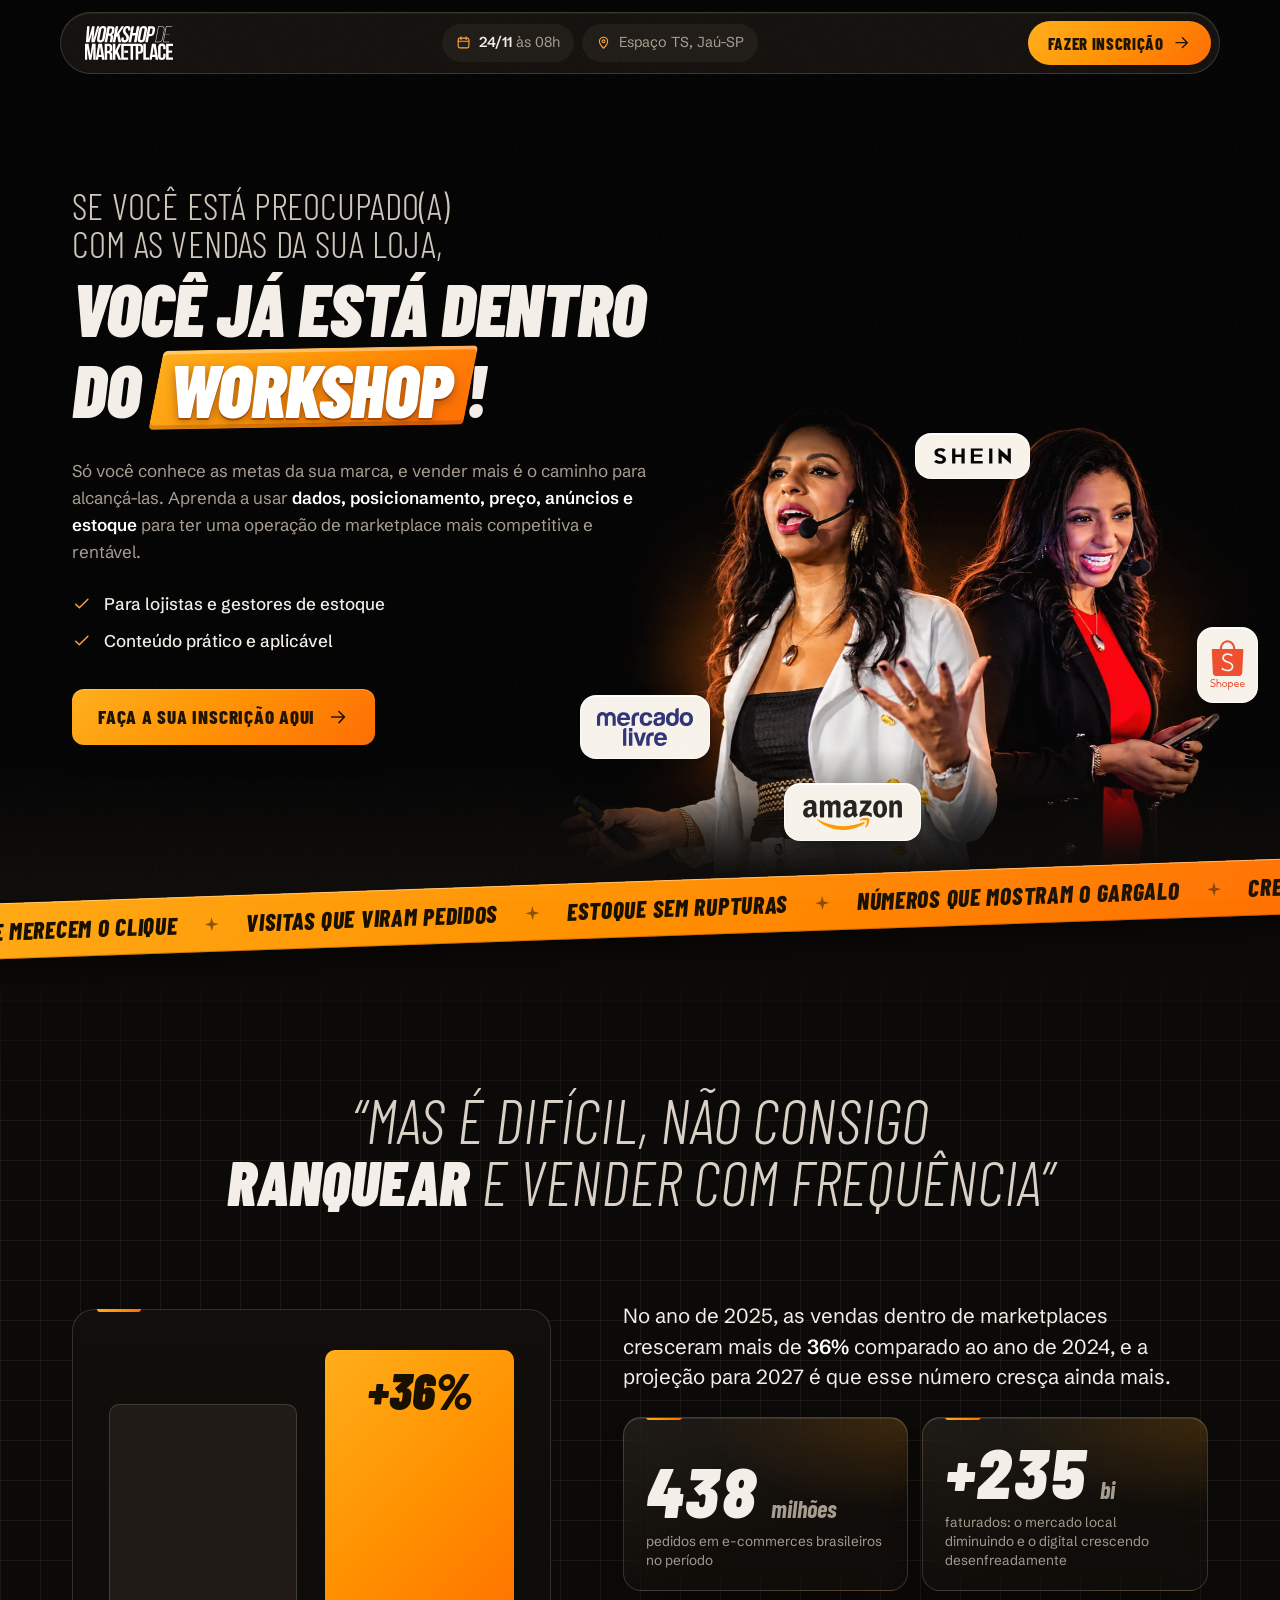
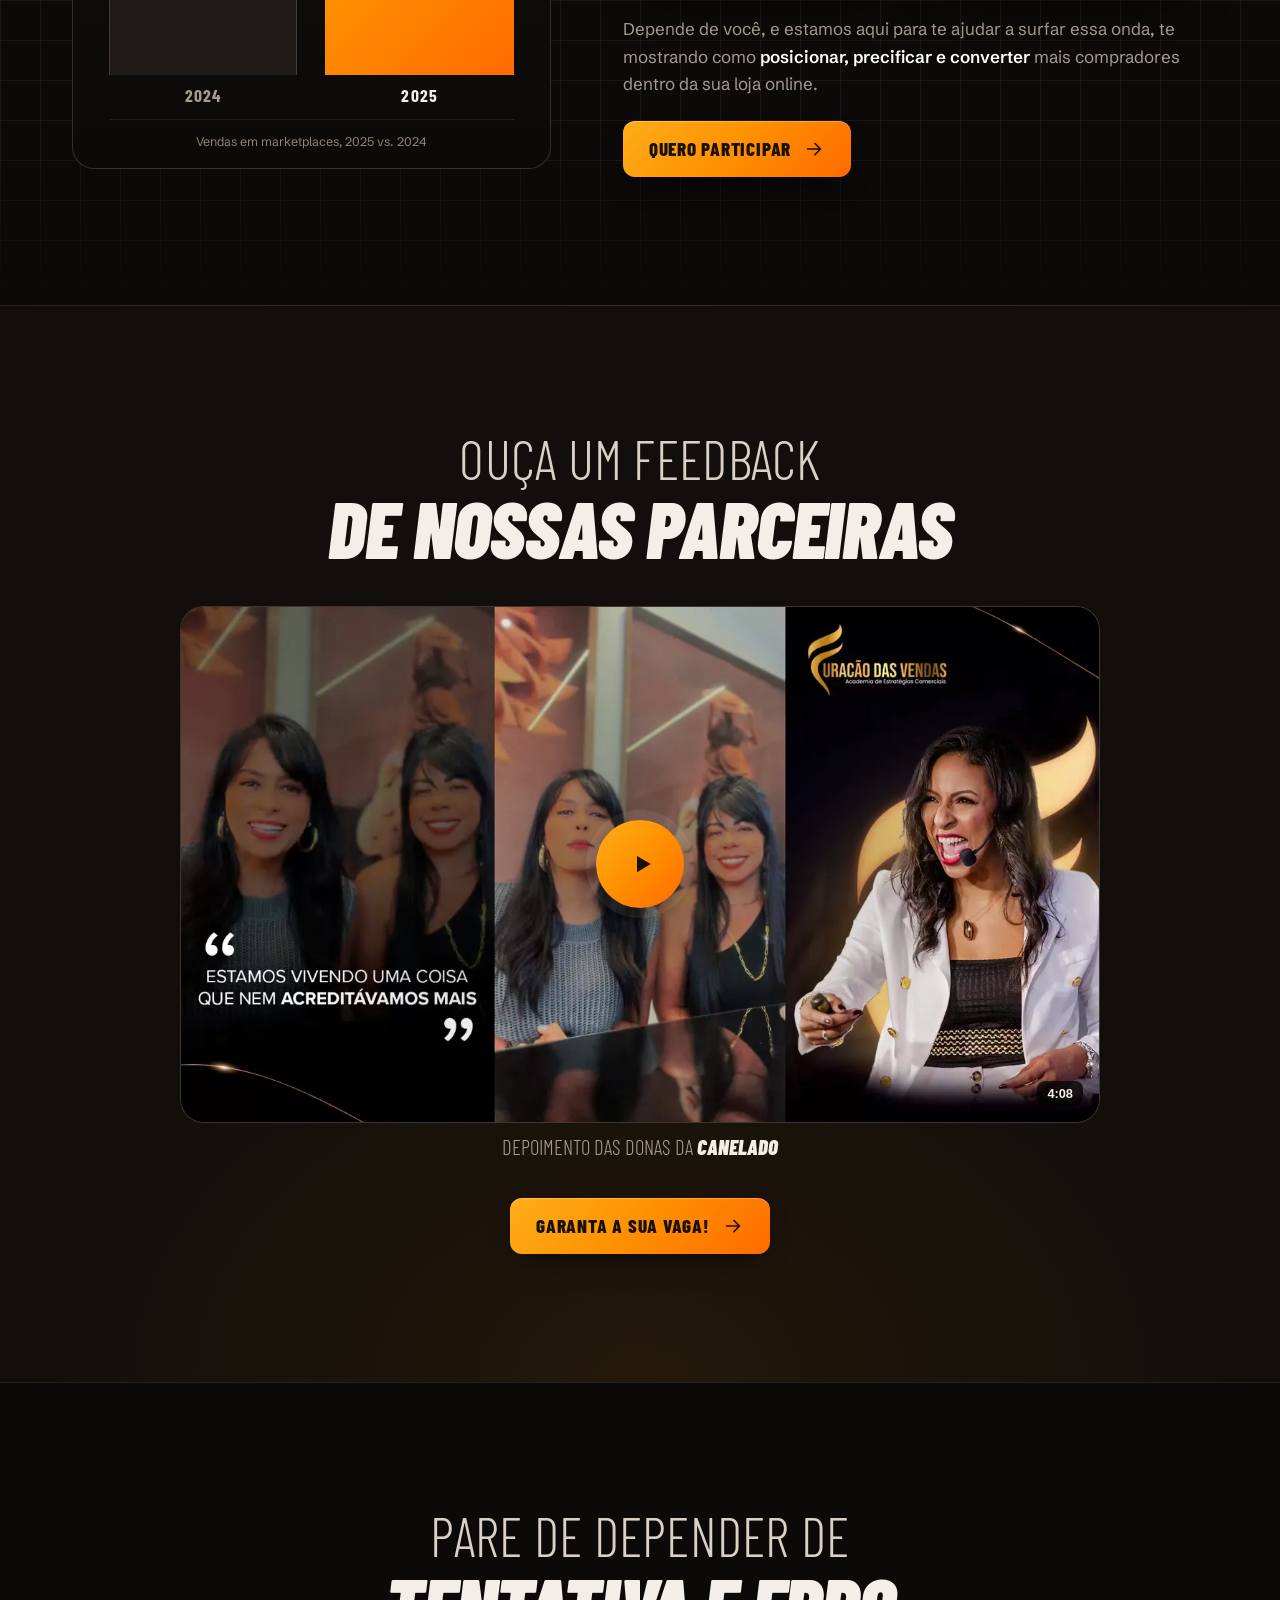
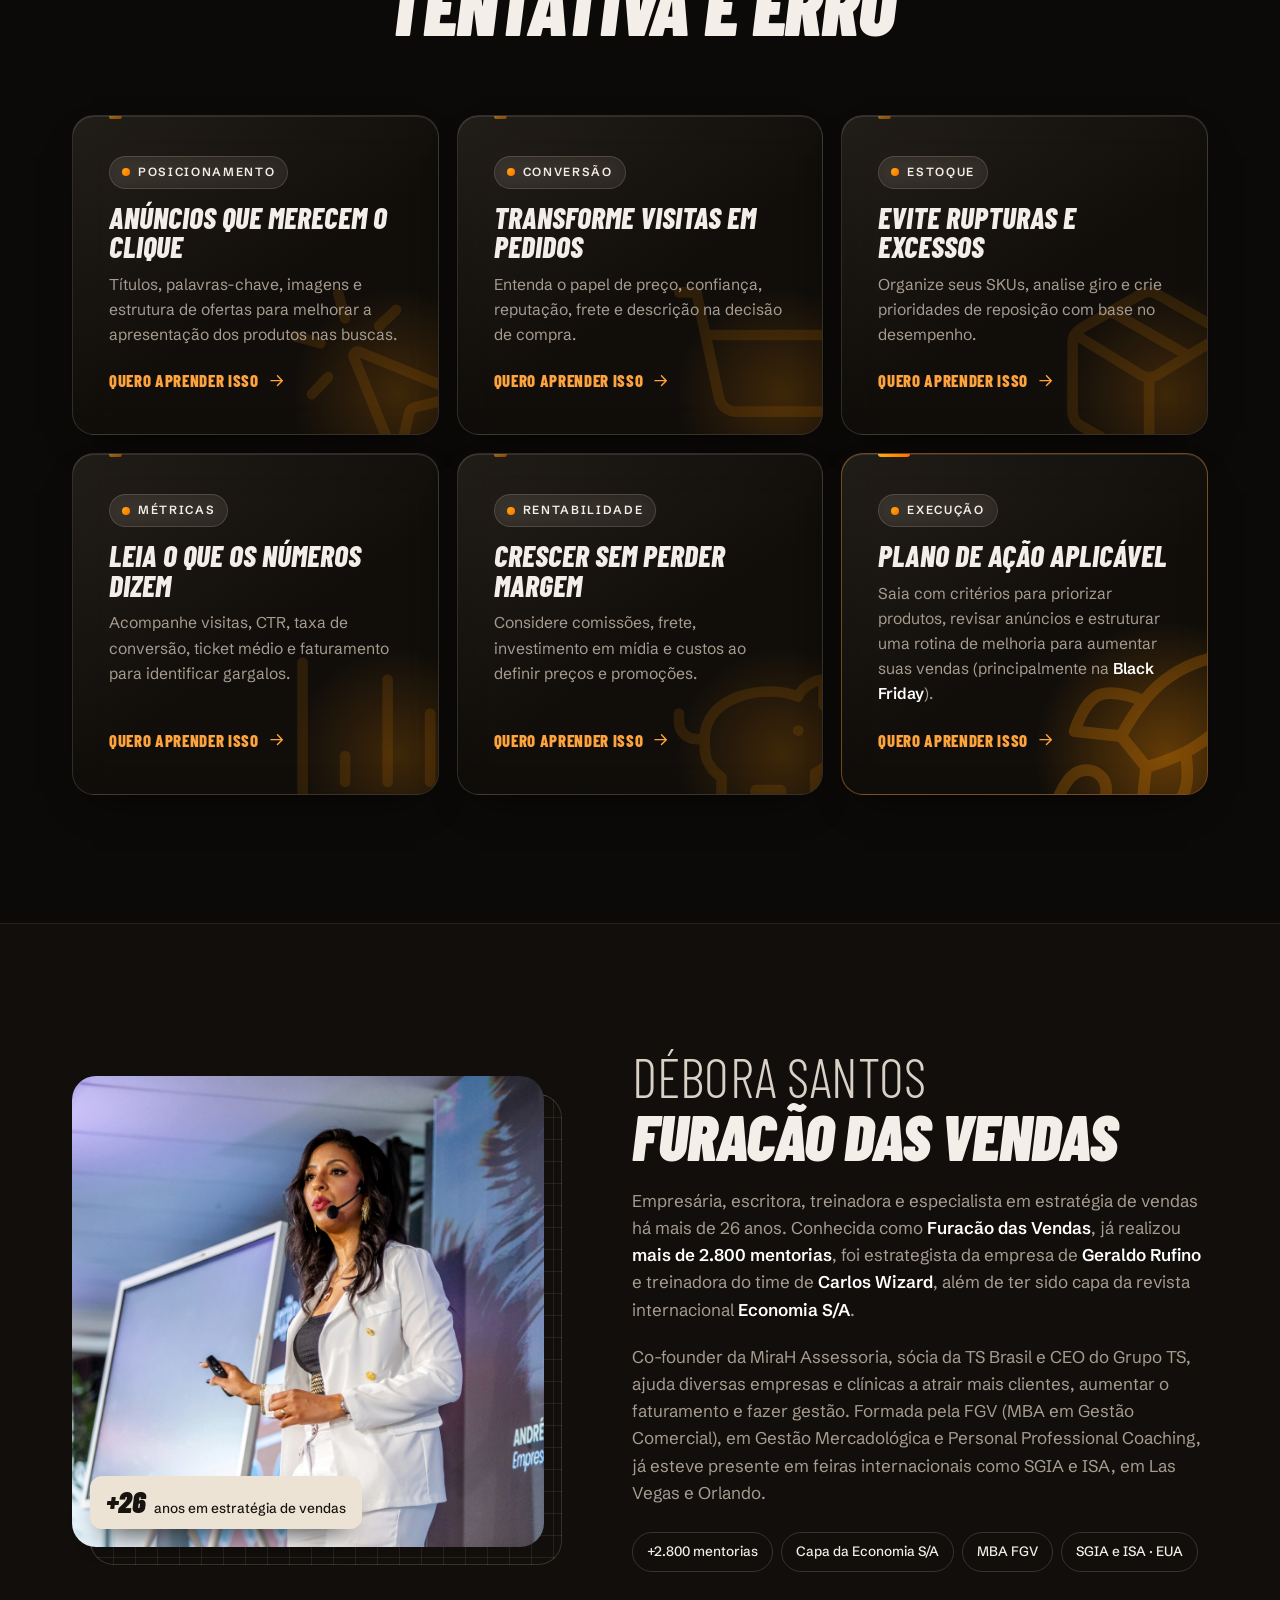
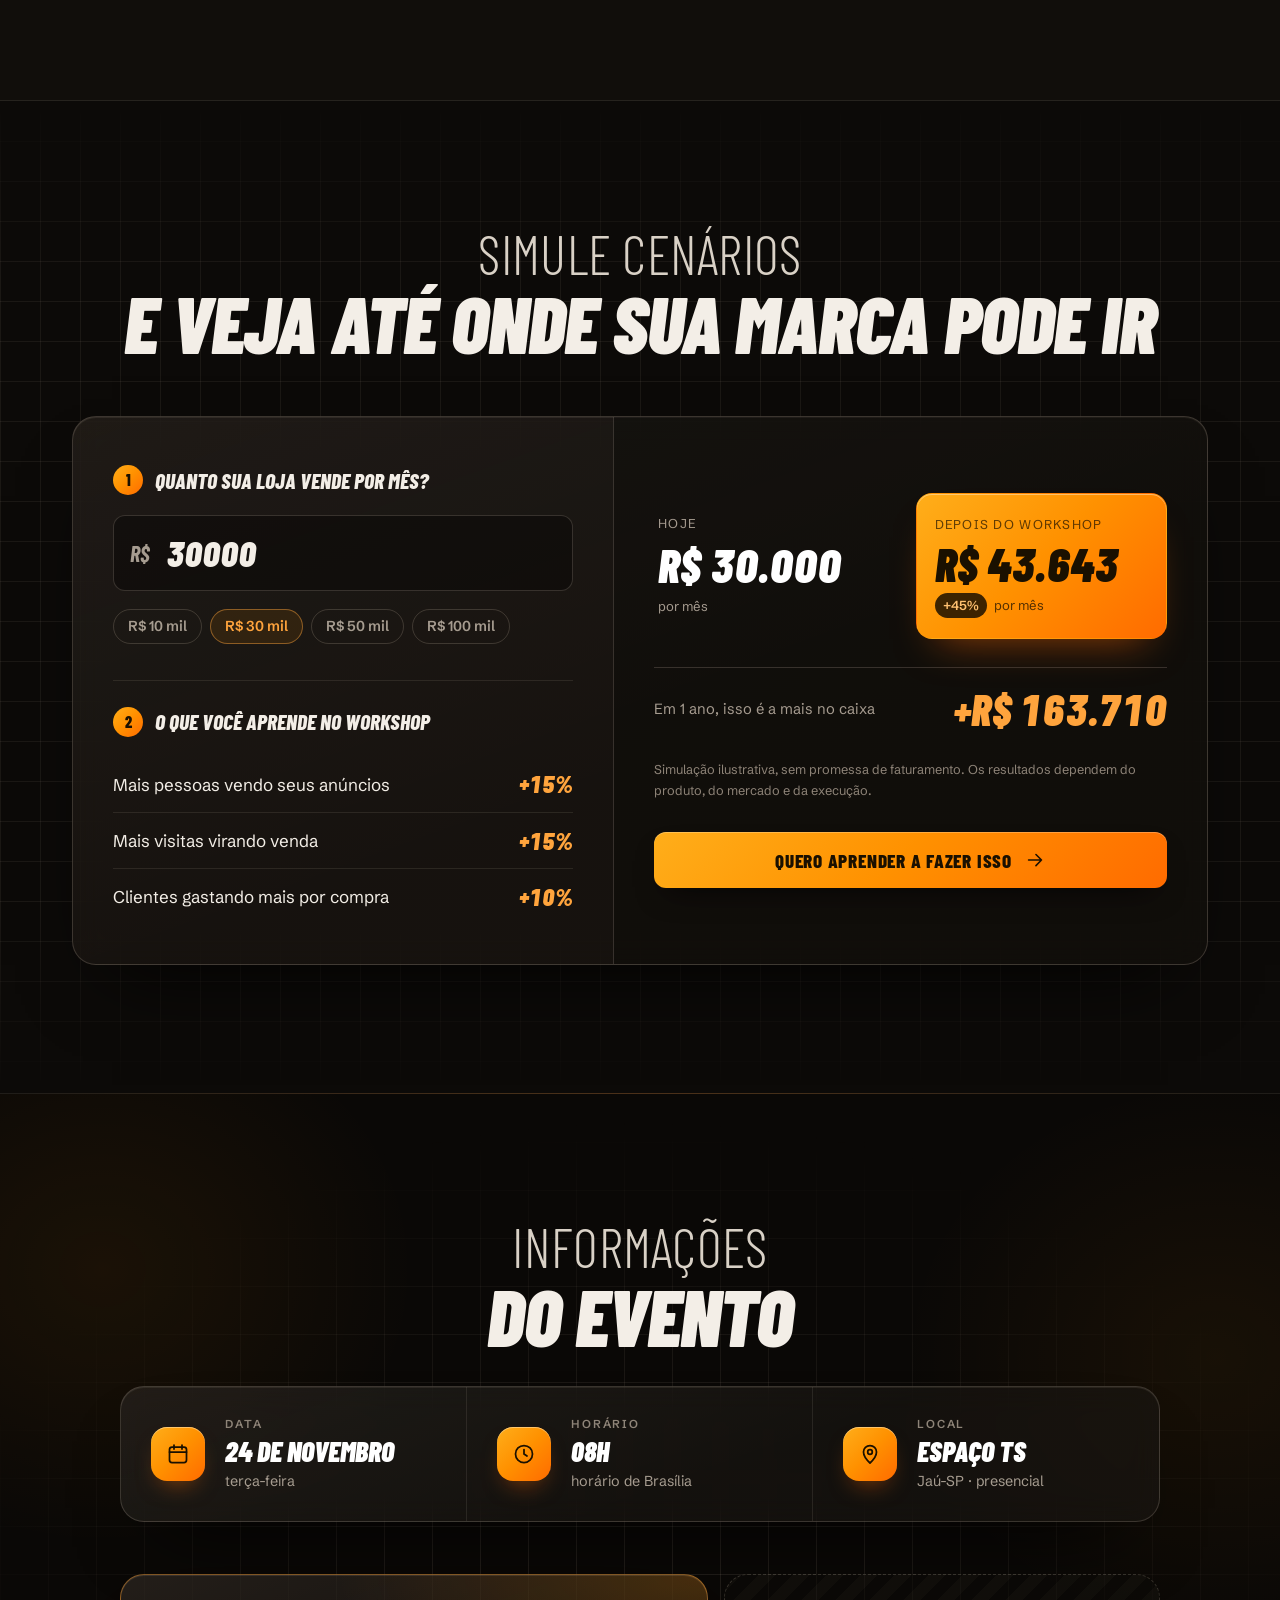
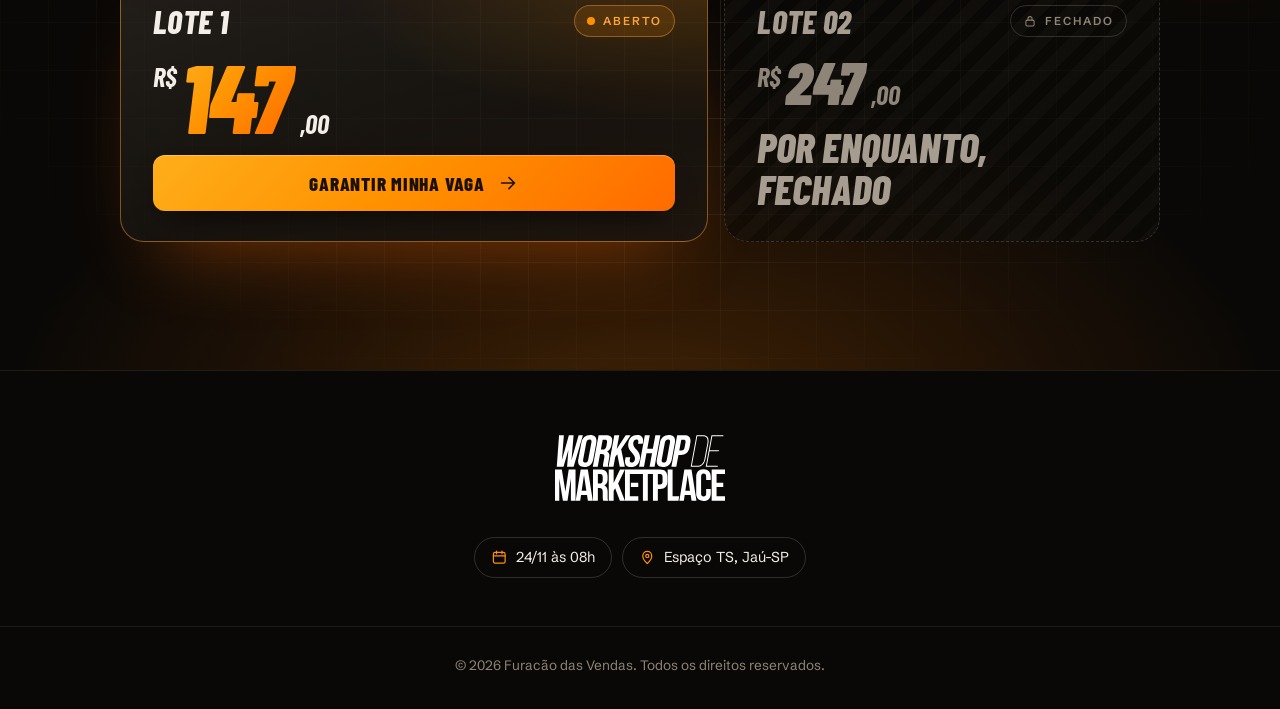
<file: lp1/index.html>
<!doctype html>
<html lang="pt-BR">
<head>
  <meta charset="utf-8">
  <meta name="viewport" content="width=device-width, initial-scale=1">

  <title>Workshop de Marketplace para Lojistas | 24/11 em Jaú-SP com Débora Santos</title>
  <meta name="description" content="Para lojistas e gestores de estoque: aprenda a usar dados, posicionamento, precificação, anúncios e gestão de estoque para vender mais nos marketplaces. 24/11, 08h, Espaço TS, Jaú-SP.">
  <link rel="canonical" href="https://workshop.furacaodasvendas.com.br/">
  <meta name="robots" content="index, follow, max-image-preview:large">

  <!-- Open Graph / redes sociais (imagem 1200x630) -->
  <meta property="og:type" content="website">
  <meta property="og:locale" content="pt_BR">
  <meta property="og:site_name" content="Workshop de Marketplace">
  <meta property="og:title" content="Workshop de Marketplace para Lojistas | 24/11 em Jaú-SP">
  <meta property="og:description" content="Dados, posicionamento, precificação, anúncios e estoque: uma operação de marketplace mais competitiva e rentável. Com Débora Santos, a Furacão das Vendas.">
  <meta property="og:url" content="https://workshop.furacaodasvendas.com.br/">
  <meta property="og:image" content="https://workshop.furacaodasvendas.com.br/lp1/img/og.jpg">
  <meta property="og:image:width" content="1200">
  <meta property="og:image:height" content="630">
  <meta name="twitter:card" content="summary_large_image">

  <!-- Favicon / PWA -->
  <link rel="icon" href="/favicon.ico" sizes="32x32">
  <link rel="icon" href="/favicon.svg" type="image/svg+xml">
  <link rel="apple-touch-icon" href="/apple-touch-icon.png">
  <link rel="manifest" href="/site.webmanifest">
  <meta name="theme-color" content="#0C0A08">

  <link rel="author" href="/humans.txt">

  <!-- Fontes -->
  <link rel="preconnect" href="https://fonts.googleapis.com">
  <link rel="preconnect" href="https://fonts.gstatic.com" crossorigin>
  <link rel="stylesheet" href="https://fonts.googleapis.com/css2?family=Barlow+Condensed:ital,wght@0,200;0,300;0,600;0,800;1,300;1,700;1,900&family=Schibsted+Grotesk:wght@400;500;600;700&display=swap">

  <link rel="preload" as="image" href="/lp1/img/hero-workshop-mobile.webp" media="(max-width: 1023px)" fetchpriority="high">
  <link rel="preload" as="image" href="/lp1/img/hero-workshop.webp" media="(min-width: 1024px)" fetchpriority="high">

  <!-- Versione CSS/JS (?v=AAAAMMDD) a cada deploy para furar o cache -->
  <link rel="stylesheet" href="/lp1/css/style.css?v=20261029u">
  <script>document.documentElement.classList.add('js')</script>

  <script type="application/ld+json">
  {
    "@context": "https://schema.org",
    "@type": "Event",
    "name": "Workshop de Marketplace",
    "description": "Workshop presencial para lojistas e gestores de estoque: dados, posicionamento, precificação, anúncios e gestão de estoque nos marketplaces.",
    "startDate": "2026-11-24T08:00:00-03:00",
    "eventAttendanceMode": "https://schema.org/OfflineEventAttendanceMode",
    "eventStatus": "https://schema.org/EventScheduled",
    "location": {
      "@type": "Place",
      "name": "Espaço TS",
      "address": { "@type": "PostalAddress", "addressLocality": "Jaú", "addressRegion": "SP", "addressCountry": "BR" }
    },
    "image": "https://workshop.furacaodasvendas.com.br/lp1/img/og.jpg",
    "offers": { "@type": "Offer", "name": "Lote 1", "price": "147.00", "priceCurrency": "BRL", "availability": "https://schema.org/InStock", "url": "https://workshop.furacaodasvendas.com.br/#lotes" },
    "performer": { "@type": "Person", "name": "Débora Santos" },
    "organizer": { "@type": "Organization", "name": "Furacão das Vendas", "url": "https://workshop.furacaodasvendas.com.br/" }
  }
  </script>
</head>
<body>

  <!-- Ícones (uma família, traço 1.75) -->
  <svg width="0" height="0" class="sprite" aria-hidden="true">
    <symbol id="i-check" viewBox="0 0 24 24"><path d="M4.5 12.5l4.5 4.5L19.5 6.5" fill="none" stroke="currentColor" stroke-width="1.75" stroke-linecap="round" stroke-linejoin="round"/></symbol>
    <symbol id="i-arrow" viewBox="0 0 24 24"><path d="M5 12h14M13 6l6 6-6 6" fill="none" stroke="currentColor" stroke-width="1.75" stroke-linecap="round" stroke-linejoin="round"/></symbol>
    <symbol id="i-cal" viewBox="0 0 24 24"><rect x="3.5" y="5" width="17" height="15.5" rx="2.5" fill="none" stroke="currentColor" stroke-width="1.75"/><path d="M3.5 10h17M8 3v4M16 3v4" stroke="currentColor" stroke-width="1.75" stroke-linecap="round"/></symbol>
    <symbol id="i-pin" viewBox="0 0 24 24"><path d="M12 21s-6.5-6-6.5-11a6.5 6.5 0 0113 0c0 5-6.5 11-6.5 11z" fill="none" stroke="currentColor" stroke-width="1.75" stroke-linejoin="round"/><circle cx="12" cy="10" r="2.3" fill="none" stroke="currentColor" stroke-width="1.75"/></symbol>
    <symbol id="i-clock" viewBox="0 0 24 24"><circle cx="12" cy="12" r="8.5" fill="none" stroke="currentColor" stroke-width="1.75"/><path d="M12 7.5V12l3 2" fill="none" stroke="currentColor" stroke-width="1.75" stroke-linecap="round" stroke-linejoin="round"/></symbol>
    <symbol id="i-lock" viewBox="0 0 24 24"><rect x="5" y="10.5" width="14" height="10" rx="2" fill="none" stroke="currentColor" stroke-width="1.75"/><path d="M8.5 10.5V8a3.5 3.5 0 017 0v2.5" fill="none" stroke="currentColor" stroke-width="1.75"/></symbol>
    <symbol id="i-play" viewBox="0 0 24 24"><path d="M8 5.5v13l11-6.5-11-6.5z" fill="currentColor"/></symbol>
    <symbol id="i-star" viewBox="0 0 24 24"><path d="M12 2l2.2 7.8L22 12l-7.8 2.2L12 22l-2.2-7.8L2 12l7.8-2.2z" fill="currentColor"/></symbol>
    <symbol id="i-user" viewBox="0 0 24 24"><circle cx="12" cy="8.5" r="3.75" fill="none" stroke="currentColor" stroke-width="1.75"/><path d="M4.5 20c1.2-3.6 4.1-5.5 7.5-5.5s6.3 1.9 7.5 5.5" fill="none" stroke="currentColor" stroke-width="1.75" stroke-linecap="round"/></symbol>
    <symbol id="i-mail" viewBox="0 0 24 24"><rect x="3.5" y="5.5" width="17" height="13" rx="2.5" fill="none" stroke="currentColor" stroke-width="1.75"/><path d="M4.5 7.5l7.5 5.5 7.5-5.5" fill="none" stroke="currentColor" stroke-width="1.75" stroke-linecap="round" stroke-linejoin="round"/></symbol>
    <symbol id="i-phone" viewBox="0 0 24 24"><path d="M6.6 3.8l2.3-.3 1.6 4-1.9 1.4a11 11 0 005.5 5.5l1.4-1.9 4 1.6-.3 2.3a2.2 2.2 0 01-2.3 1.9C10.6 18 6 13.4 4.7 6.1a2.2 2.2 0 011.9-2.3z" fill="none" stroke="currentColor" stroke-width="1.75" stroke-linejoin="round"/></symbol>
    <!-- Lucide icons (ISC) -->
    <symbol id="g-mouse-pointer-click" viewBox="0 0 24 24" fill="none" stroke="currentColor" stroke-width="1.25" stroke-linecap="round" stroke-linejoin="round"><path d="M14 4.1 12 6" /><path d="m5.1 8-2.9-.8" /><path d="m6 12-1.9 2" /><path d="M7.2 2.2 8 5.1" /><path d="M9.037 9.69a.498.498 0 0 1 .653-.653l11 4.5a.5.5 0 0 1-.074.949l-4.349 1.041a1 1 0 0 0-.74.739l-1.04 4.35a.5.5 0 0 1-.95.074z" /></symbol>
    <symbol id="g-shopping-cart" viewBox="0 0 24 24" fill="none" stroke="currentColor" stroke-width="1.25" stroke-linecap="round" stroke-linejoin="round"><circle cx="8" cy="21" r="1" /><circle cx="19" cy="21" r="1" /><path d="M2.05 2.05h2l2.66 12.42a2 2 0 0 0 2 1.58h9.78a2 2 0 0 0 1.95-1.57l1.65-7.43H5.12" /></symbol>
    <symbol id="g-package" viewBox="0 0 24 24" fill="none" stroke="currentColor" stroke-width="1.25" stroke-linecap="round" stroke-linejoin="round"><path d="M11 21.73a2 2 0 0 0 2 0l7-4A2 2 0 0 0 21 16V8a2 2 0 0 0-1-1.73l-7-4a2 2 0 0 0-2 0l-7 4A2 2 0 0 0 3 8v8a2 2 0 0 0 1 1.73z" /><path d="M12 22V12" /><path d="m3.3 7 7.703 4.734a2 2 0 0 0 1.994 0L20.7 7" /><path d="m7.5 4.27 9 5.15" /></symbol>
    <symbol id="g-chart-column" viewBox="0 0 24 24" fill="none" stroke="currentColor" stroke-width="1.25" stroke-linecap="round" stroke-linejoin="round"><path d="M3 3v16a2 2 0 0 0 2 2h16" /><path d="M18 17V9" /><path d="M13 17V5" /><path d="M8 17v-3" /></symbol>
    <symbol id="g-piggy-bank" viewBox="0 0 24 24" fill="none" stroke="currentColor" stroke-width="1.25" stroke-linecap="round" stroke-linejoin="round"><path d="M19 5c-1.5 0-2.8 1.4-3 2-3.5-1.5-11-.3-11 5 0 1.8 0 3 2 4.5V20h4v-2h3v2h4v-4c1-.5 1.7-1 2-2h2v-4h-2c0-1-.5-1.5-1-2V5z" /><path d="M2 9v1c0 1.1.9 2 2 2h1" /><path d="M16 11h.01" /></symbol>
    <symbol id="g-rocket" viewBox="0 0 24 24" fill="none" stroke="currentColor" stroke-width="1.25" stroke-linecap="round" stroke-linejoin="round"><path d="M4.5 16.5c-1.5 1.26-2 5-2 5s3.74-.5 5-2c.71-.84.7-2.13-.09-2.91a2.18 2.18 0 0 0-2.91-.09z" /><path d="m12 15-3-3a22 22 0 0 1 2-3.95A12.88 12.88 0 0 1 22 2c0 2.72-.78 7.5-6 11a22.35 22.35 0 0 1-4 2z" /><path d="M9 12H4s.55-3.03 2-4c1.62-1.08 5 0 5 0" /><path d="M12 15v5s3.03-.55 4-2c1.08-1.62 0-5 0-5" /></symbol>
  </svg>

  <!-- Barra superior -->
  <header class="nav">
    <div class="nav__pill">
      <a class="nav__logo" href="#" aria-label="Workshop de Marketplace, voltar ao topo">
        <img src="/lp1/img/logo-branco.svg" alt="Workshop de Marketplace" width="781" height="303">
      </a>
      <ul class="nav__meta">
        <li><svg class="ic"><use href="#i-cal"/></svg><span><b>24/11</b> às 08h</span></li>
        <li class="nav__loc"><svg class="ic"><use href="#i-pin"/></svg><span>Espaço TS, Jaú-SP</span></li>
      </ul>
      <a class="nav__cta" href="#inscricao">Fazer inscrição <svg class="ic"><use href="#i-arrow"/></svg></a>
    </div>
  </header>

  <main>

    <!-- HERO -->
    <section class="hero">
      <div class="hero__bg" aria-hidden="true"></div>
      <div class="wrap hero__grid">
        <div class="hero__copy">
          <h1 class="display hero__title">
            <span class="thin">Se você está preocupado(a) com as vendas da sua loja,</span>
            <span class="bold"><span>você já está dentro</span> <span>do <em class="mark">workshop</em>!</span></span>
          </h1>

          <p class="hero__text">Só você conhece as metas da sua marca, e vender mais é o caminho para alcançá-las. Aprenda a usar <strong>dados, posicionamento, preço, anúncios e estoque</strong> para ter uma operação de marketplace mais competitiva e rentável.</p>

          <ul class="ticks">
            <li><svg class="ic"><use href="#i-check"/></svg>Para lojistas e gestores de estoque</li>
            <li><svg class="ic"><use href="#i-check"/></svg>Conteúdo prático e aplicável</li>
          </ul>

          <a class="btn" href="#inscricao">Faça a sua inscrição aqui <svg class="ic"><use href="#i-arrow"/></svg></a>
        </div>

        <div class="hero__stage">
          <picture>
            <source media="(max-width: 1023px)" srcset="/lp1/img/hero-workshop-mobile.webp" width="941" height="1672">
            <img class="hero__banner" src="/lp1/img/hero-workshop.webp" alt="Débora Santos palestrando no palco com microfone de lapela" width="1867" height="842" fetchpriority="high">
          </picture>

          <ul class="brands" aria-label="Marketplaces abordados no workshop">
            <li class="brand brand--ml"><img src="/lp1/img/marcas/mercadolivre.svg" alt="Mercado Livre" width="947" height="373"></li>
            <li class="brand brand--sh"><img src="/lp1/img/marcas/shopee.svg" alt="Shopee" width="264" height="375"></li>
            <li class="brand brand--am"><img src="/lp1/img/marcas/amazon.svg" alt="Amazon" width="603" height="182"></li>
            <li class="brand brand--se"><img src="/lp1/img/marcas/shein.svg" alt="Shein" width="530" height="110"></li>
          </ul>
        </div>
      </div>
    </section>

    <!-- Faixa de benefícios -->
    <div class="tapes" aria-hidden="true">
      <div class="tape"><div class="tape__track">
        <span>Anúncios que merecem o clique</span><svg class="ic"><use href="#i-star"/></svg><span>Visitas que viram pedidos</span><svg class="ic"><use href="#i-star"/></svg><span>Estoque sem rupturas</span><svg class="ic"><use href="#i-star"/></svg><span>Números que mostram o gargalo</span><svg class="ic"><use href="#i-star"/></svg><span>Crescer sem perder margem</span><svg class="ic"><use href="#i-star"/></svg><span>Plano de ação para a Black Friday</span><svg class="ic"><use href="#i-star"/></svg><span>Anúncios que merecem o clique</span><svg class="ic"><use href="#i-star"/></svg><span>Visitas que viram pedidos</span><svg class="ic"><use href="#i-star"/></svg><span>Estoque sem rupturas</span><svg class="ic"><use href="#i-star"/></svg><span>Números que mostram o gargalo</span><svg class="ic"><use href="#i-star"/></svg><span>Crescer sem perder margem</span><svg class="ic"><use href="#i-star"/></svg><span>Plano de ação para a Black Friday</span><svg class="ic"><use href="#i-star"/></svg>
        <span>Anúncios que merecem o clique</span><svg class="ic"><use href="#i-star"/></svg><span>Visitas que viram pedidos</span><svg class="ic"><use href="#i-star"/></svg><span>Estoque sem rupturas</span><svg class="ic"><use href="#i-star"/></svg><span>Números que mostram o gargalo</span><svg class="ic"><use href="#i-star"/></svg><span>Crescer sem perder margem</span><svg class="ic"><use href="#i-star"/></svg><span>Plano de ação para a Black Friday</span><svg class="ic"><use href="#i-star"/></svg><span>Anúncios que merecem o clique</span><svg class="ic"><use href="#i-star"/></svg><span>Visitas que viram pedidos</span><svg class="ic"><use href="#i-star"/></svg><span>Estoque sem rupturas</span><svg class="ic"><use href="#i-star"/></svg><span>Números que mostram o gargalo</span><svg class="ic"><use href="#i-star"/></svg><span>Crescer sem perder margem</span><svg class="ic"><use href="#i-star"/></svg><span>Plano de ação para a Black Friday</span><svg class="ic"><use href="#i-star"/></svg>
      </div></div>
    </div>

    <!-- MERCADO -->
    <section class="sec sec--grid" id="mercado">
      <div class="wrap">
        <blockquote class="objection reveal">
          <p>“Mas é difícil, não consigo <em>ranquear</em> e vender com frequência”</p>
        </blockquote>

        <div class="market">
          <div class="market__chart reveal" role="img" aria-label="Vendas em marketplaces: 2025 cresceram mais de 36% em relação a 2024">
            <div class="bar bar--a"><b>2024</b><i style="--h: 73.5%"></i></div>
            <div class="bar bar--b"><b>2025</b><i style="--h: 100%"><span data-count="36" data-prefix="+" data-suffix="%">+36%</span></i></div>
            <p class="market__cap">Vendas em marketplaces, 2025 vs. 2024</p>
          </div>

          <div class="market__text reveal">
            <p class="lead">No ano de 2025, as vendas dentro de marketplaces cresceram mais de <strong>36%</strong> comparado ao ano de 2024, e a projeção para 2027 é que esse número cresça ainda mais.</p>

            <dl class="figures">
              <div><dt>pedidos em e-commerces brasileiros no período</dt><dd><span data-count="438">438</span> <small>milhões</small></dd></div>
              <div><dt>faturados: o mercado local diminuindo e o digital crescendo desenfreadamente</dt><dd><span data-count="235" data-prefix="+">+235</span> <small>bi</small></dd></div>
            </dl>

            <!-- TODO: incluir a fonte dos números de mercado quando o cliente enviar -->
            <p>Depende de você, e estamos aqui para te ajudar a surfar essa onda, te mostrando como <strong>posicionar, precificar e converter</strong> mais compradores dentro da sua loja online.</p>

            <a class="btn" href="#inscricao">Quero participar <svg class="ic"><use href="#i-arrow"/></svg></a>
          </div>
        </div>
      </div>
    </section>

    <!-- DEPOIMENTO -->
    <section class="sec sec--voice">
      <div class="wrap voice">
        <h2 class="display display--md reveal">
          <span class="thin">Ouça um feedback</span>
          <span class="bold">de nossas parceiras</span>
        </h2>

        <div class="video reveal">
          <button class="video__btn video__btn--poster" type="button" data-video="/lp1/video/canelado-depoimento.mp4" aria-label="Assistir ao depoimento das donas da Canelado">
            <img src="/lp1/img/video-canelado.webp" alt="" width="1280" height="720" loading="lazy">
            <span class="video__play" aria-hidden="true"><svg class="ic"><use href="#i-play"/></svg></span>
            <span class="video__time">4:08</span>
          </button>
          <p class="video__cap">Depoimento das donas da <strong>Canelado</strong></p>
        </div>

        <div class="center reveal">
          <a class="btn" href="#inscricao">Garanta a sua vaga! <svg class="ic"><use href="#i-arrow"/></svg></a>
        </div>
      </div>
    </section>

    <!-- O QUE VOCÊ VAI APRENDER -->
    <section class="sec sec--learn" id="conteudo">
      <div class="wrap">
        <header class="learn__head reveal">
          <h2 class="display display--md">
            <span class="thin">Pare de depender de</span>
            <span class="bold">tentativa e erro</span>
          </h2>
        </header>

        <ol class="modules">
          <li class="module reveal">
            <svg class="module__art" aria-hidden="true"><use href="#g-mouse-pointer-click"/></svg>
            <p class="module__badge"><i aria-hidden="true"></i>Posicionamento</p>
            <h3>Anúncios que merecem o clique</h3>
            <p class="module__desc">Títulos, palavras-chave, imagens e estrutura de ofertas para melhorar a apresentação dos produtos nas buscas.</p>
            <a class="module__cta" href="#inscricao">Quero aprender isso <svg class="ic"><use href="#i-arrow"/></svg></a>
          </li>
          <li class="module reveal">
            <svg class="module__art" aria-hidden="true"><use href="#g-shopping-cart"/></svg>
            <p class="module__badge"><i aria-hidden="true"></i>Conversão</p>
            <h3>Transforme visitas em pedidos</h3>
            <p class="module__desc">Entenda o papel de preço, confiança, reputação, frete e descrição na decisão de compra.</p>
            <a class="module__cta" href="#inscricao">Quero aprender isso <svg class="ic"><use href="#i-arrow"/></svg></a>
          </li>
          <li class="module reveal">
            <svg class="module__art" aria-hidden="true"><use href="#g-package"/></svg>
            <p class="module__badge"><i aria-hidden="true"></i>Estoque</p>
            <h3>Evite rupturas e excessos</h3>
            <p class="module__desc">Organize seus SKUs, analise giro e crie prioridades de reposição com base no desempenho.</p>
            <a class="module__cta" href="#inscricao">Quero aprender isso <svg class="ic"><use href="#i-arrow"/></svg></a>
          </li>
          <li class="module reveal">
            <svg class="module__art" aria-hidden="true"><use href="#g-chart-column"/></svg>
            <p class="module__badge"><i aria-hidden="true"></i>Métricas</p>
            <h3>Leia o que os números dizem</h3>
            <p class="module__desc">Acompanhe visitas, CTR, taxa de conversão, ticket médio e faturamento para identificar gargalos.</p>
            <a class="module__cta" href="#inscricao">Quero aprender isso <svg class="ic"><use href="#i-arrow"/></svg></a>
          </li>
          <li class="module reveal">
            <svg class="module__art" aria-hidden="true"><use href="#g-piggy-bank"/></svg>
            <p class="module__badge"><i aria-hidden="true"></i>Rentabilidade</p>
            <h3>Crescer sem perder margem</h3>
            <p class="module__desc">Considere comissões, frete, investimento em mídia e custos ao definir preços e promoções.</p>
            <a class="module__cta" href="#inscricao">Quero aprender isso <svg class="ic"><use href="#i-arrow"/></svg></a>
          </li>
          <li class="module module--on reveal">
            <svg class="module__art" aria-hidden="true"><use href="#g-rocket"/></svg>
            <p class="module__badge"><i aria-hidden="true"></i>Execução</p>
            <h3>Plano de ação aplicável</h3>
            <p class="module__desc">Saia com critérios para priorizar produtos, revisar anúncios e estruturar uma rotina de melhoria para aumentar suas vendas (principalmente na <strong>Black Friday</strong>).</p>
            <a class="module__cta" href="#inscricao">Quero aprender isso <svg class="ic"><use href="#i-arrow"/></svg></a>
          </li>
        </ol>
      </div>
    </section>

    <!-- PALESTRANTE -->
    <section class="sec sec--speaker" id="debora">
      <div class="wrap speaker">
        <figure class="speaker__photo reveal">
          <img src="/lp1/img/debora-bio.webp" alt="Débora Santos durante palestra" width="900" height="900" loading="lazy">
          <figcaption><b>+26</b> anos em estratégia de vendas</figcaption>
        </figure>

        <div class="speaker__text reveal">
          <h2 class="display display--md speaker__name">
            <span class="thin">Débora Santos</span>
            <span class="bold">Furacão das Vendas</span>
          </h2>

          <p>Empresária, escritora, treinadora e especialista em estratégia de vendas há mais de 26 anos. Conhecida como <strong>Furacão das Vendas</strong>, já realizou <strong>mais de 2.800 mentorias</strong>, foi estrategista da empresa de <strong>Geraldo Rufino</strong> e treinadora do time de <strong>Carlos Wizard</strong>, além de ter sido capa da revista internacional <strong>Economia S/A</strong>.</p>
          <p>Co-founder da MiraH Assessoria, sócia da TS Brasil e CEO do Grupo TS, ajuda diversas empresas e clínicas a atrair mais clientes, aumentar o faturamento e fazer gestão. Formada pela FGV (MBA em Gestão Comercial), em Gestão Mercadológica e Personal Professional Coaching, já esteve presente em feiras internacionais como SGIA e ISA, em Las Vegas e Orlando.</p>

          <ul class="creds" aria-label="Destaques da carreira">
            <li>+2.800 mentorias</li>
            <li>Capa da Economia S/A</li>
            <li>MBA FGV</li>
            <li>SGIA e ISA · EUA</li>
          </ul>
        </div>
      </div>
    </section>

    <!-- SIMULADOR -->
    <section class="sec sec--grid" id="simulador">
      <div class="wrap">
        <header class="sim__head reveal">
          <h2 class="display display--md">
            <span class="thin">Simule cenários</span>
            <span class="bold">e veja até onde sua marca pode ir</span>
          </h2>
        </header>

        <div class="sim reveal" data-sim>
          <div class="sim__in">
            <h3 class="sim__title"><span class="sim__step">1</span>Quanto sua loja vende por mês?</h3>
            <label class="field">
              <span class="sr-only">Faturamento por mês, em reais</span>
              <span class="field__box field__box--pre field__box--big"><em>R$</em><input type="number" name="fat" value="30000" min="0" step="1000" inputmode="numeric"></span>
            </label>
            <div class="sim__chips" role="group" aria-label="Valores prontos">
              <button type="button" data-fat="10000">R$ 10 mil</button>
              <button type="button" data-fat="30000" class="is-on">R$ 30 mil</button>
              <button type="button" data-fat="50000">R$ 50 mil</button>
              <button type="button" data-fat="100000">R$ 100 mil</button>
            </div>

            <h3 class="sim__title"><span class="sim__step">2</span>O que você aprende no workshop</h3>
            <ul class="sim__gains">
              <li><span>Mais pessoas vendo seus anúncios</span><b>+15%</b></li>
              <li><span>Mais visitas virando venda</span><b>+15%</b></li>
              <li><span>Clientes gastando mais por compra</span><b>+10%</b></li>
            </ul>
          </div>

          <div class="sim__out" aria-live="polite">
            <div class="sim__totals">
              <div class="total">
                <span>Hoje</span>
                <b data-res="atual">R$ 30.000</b>
                <small>por mês</small>
              </div>
              <div class="total total--on">
                <span>Depois do workshop</span>
                <b data-res="novo">R$ 43.643</b>
                <small><i data-res="pct">+45%</i> por mês</small>
              </div>
            </div>
            <p class="sim__year"><span>Em 1 ano, isso é a mais no caixa</span><b data-res="ano">+R$ 163.710</b></p>
            <p class="sim__note">Simulação ilustrativa, sem promessa de faturamento. Os resultados dependem do produto, do mercado e da execução.</p>
            <a class="btn btn--block" href="#inscricao">Quero aprender a fazer isso <svg class="ic"><use href="#i-arrow"/></svg></a>
          </div>
        </div>
      </div>
    </section>

    <!-- INSCRIÇÃO -->
    <section class="sec sec--form" id="inscricao">
      <div class="wrap signup">
        <div class="signup__info reveal">
          <h2 class="display display--md">
            <span class="thin">Informações</span>
            <span class="bold">do evento</span>
          </h2>

          <!-- TODO: confirmar horário e endereço completo -->
          <div class="event">
            <ul class="event__list">
              <li>
                <span class="event__ic"><svg class="ic"><use href="#i-cal"/></svg></span>
                <p><small>Data</small><b>24 de novembro</b><span>terça-feira</span></p>
              </li>
              <li>
                <span class="event__ic"><svg class="ic"><use href="#i-clock"/></svg></span>
                <p><small>Horário</small><b>08h</b><span>horário de Brasília</span></p>
              </li>
              <li>
                <span class="event__ic"><svg class="ic"><use href="#i-pin"/></svg></span>
                <p><small>Local</small><b>Espaço TS</b><span>Jaú-SP · presencial</span></p>
              </li>
            </ul>
          </div>

          <ul class="lots" id="lotes" aria-label="Lotes de ingresso">
            <li class="lot lot--open">
              <p class="lot__head"><span class="lot__name">Lote 1</span><span class="lot__tag"><i></i>Aberto</span></p>
              <p class="lot__price" aria-label="147 reais"><small>R$</small><b>147</b><small>,00</small></p>
              <a class="btn btn--block lot__cta" href="https://chk.eduzz.com/7WXGXVZO0A" target="_blank" rel="noopener">Garantir minha vaga <svg class="ic"><use href="#i-arrow"/></svg></a>
            </li>
            <li class="lot lot--closed">
              <p class="lot__head"><span class="lot__name">Lote 02</span><span class="lot__tag"><svg class="ic"><use href="#i-lock"/></svg>Fechado</span></p>
              <p class="lot__price lot__price--off" aria-label="247 reais"><small>R$</small><b>247</b><small>,00</small></p>
              <p class="lot__soon">Por enquanto, fechado</p>
              <!-- Para abrir o Lote 02: trocar "lot--closed" por "lot--open" e pôr o botão com o link https://chk.eduzz.com/8017JZ2N07 -->

            </li>
          </ul>
        </div>
      </div>
    </section>
  </main>

  <footer class="footer">
    <div class="wrap footer__in">
      <a class="footer__logo fx" href="#" aria-label="Workshop de Marketplace, voltar ao topo">
        <img src="/lp1/img/logo-branco.svg" alt="Workshop de Marketplace" width="781" height="303" loading="lazy">
      </a>

      <ul class="footer__meta fx">
        <li><svg class="ic"><use href="#i-cal"/></svg>24/11 às 08h</li>
        <li><svg class="ic"><use href="#i-pin"/></svg>Espaço TS, Jaú-SP</li>
      </ul>
    </div>


    <p class="footer__copy">© 2026 Furacão das Vendas. Todos os direitos reservados.</p>
  </footer>

  <a class="mcta" href="#inscricao" data-mcta>Fazer minha inscrição</a>

  <script src="/lp1/js/main.js?v=20261029o" defer></script>
</body>
</html>
</file>
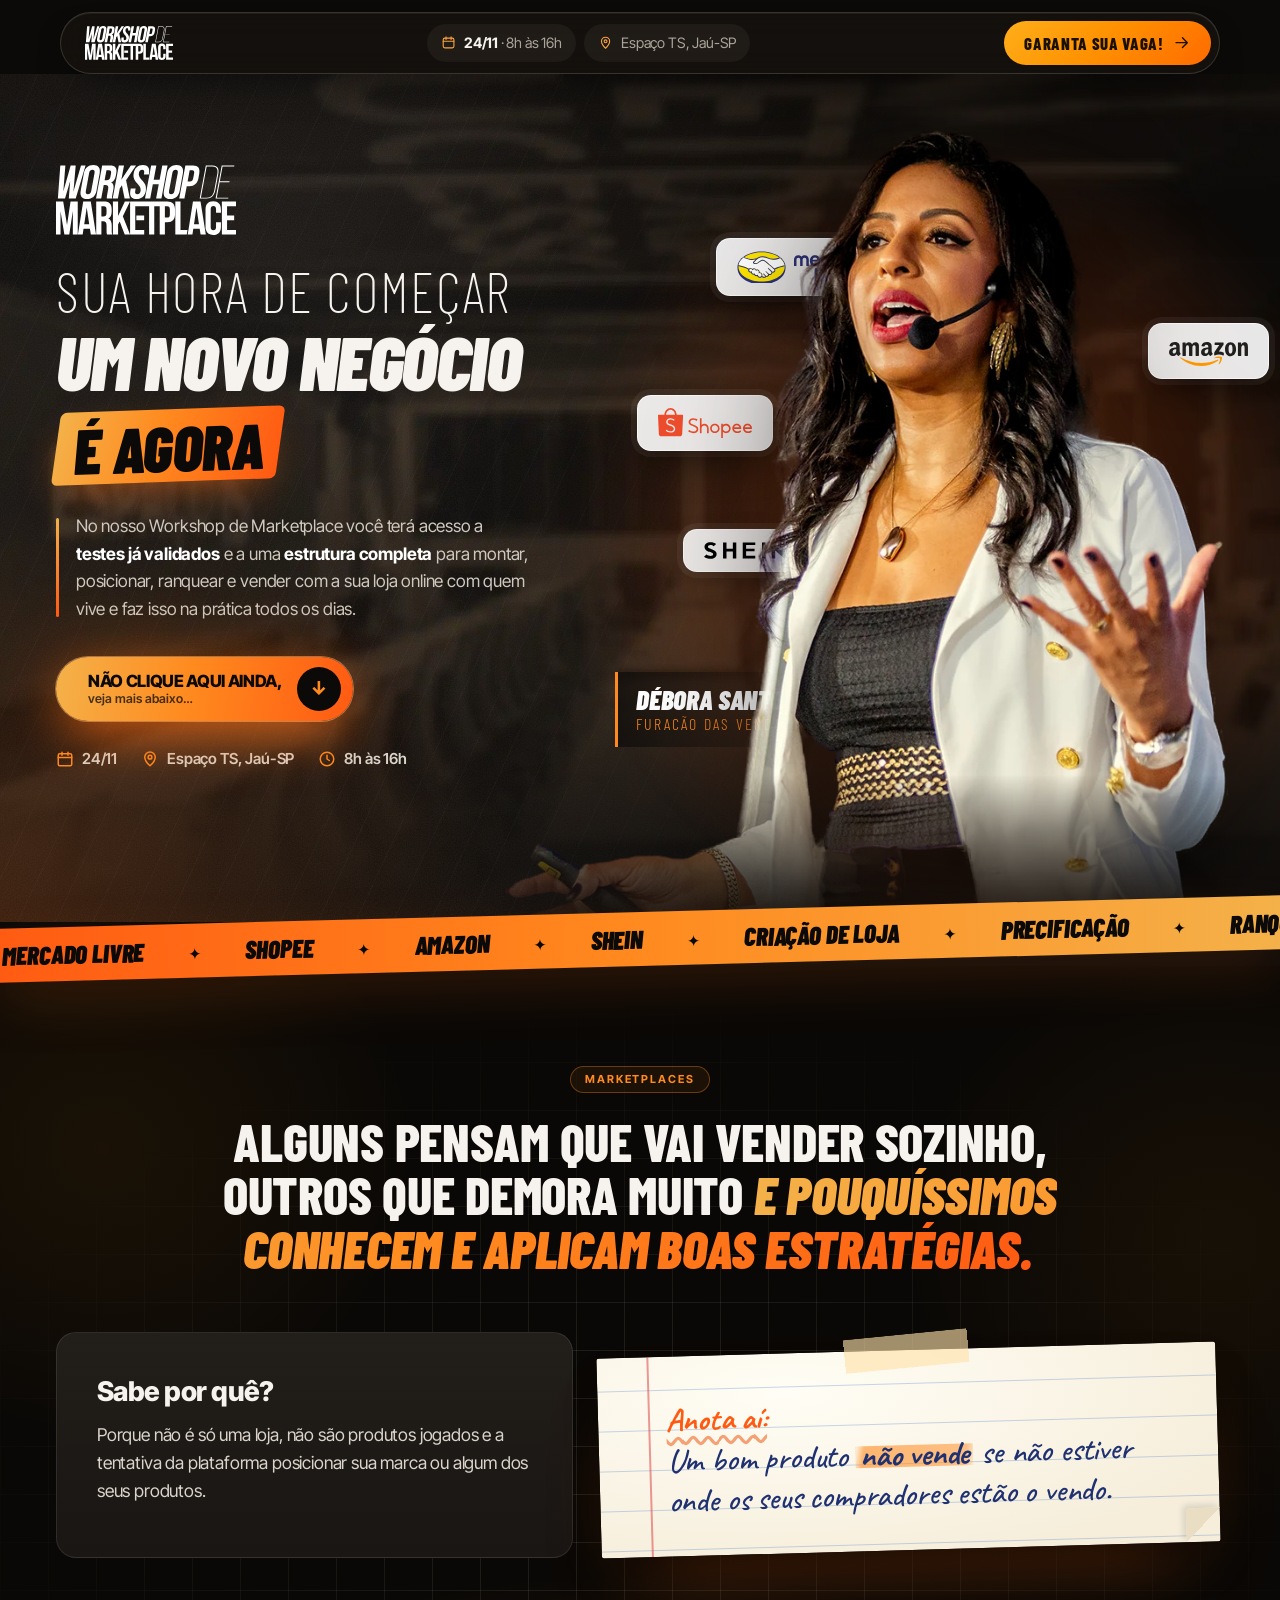
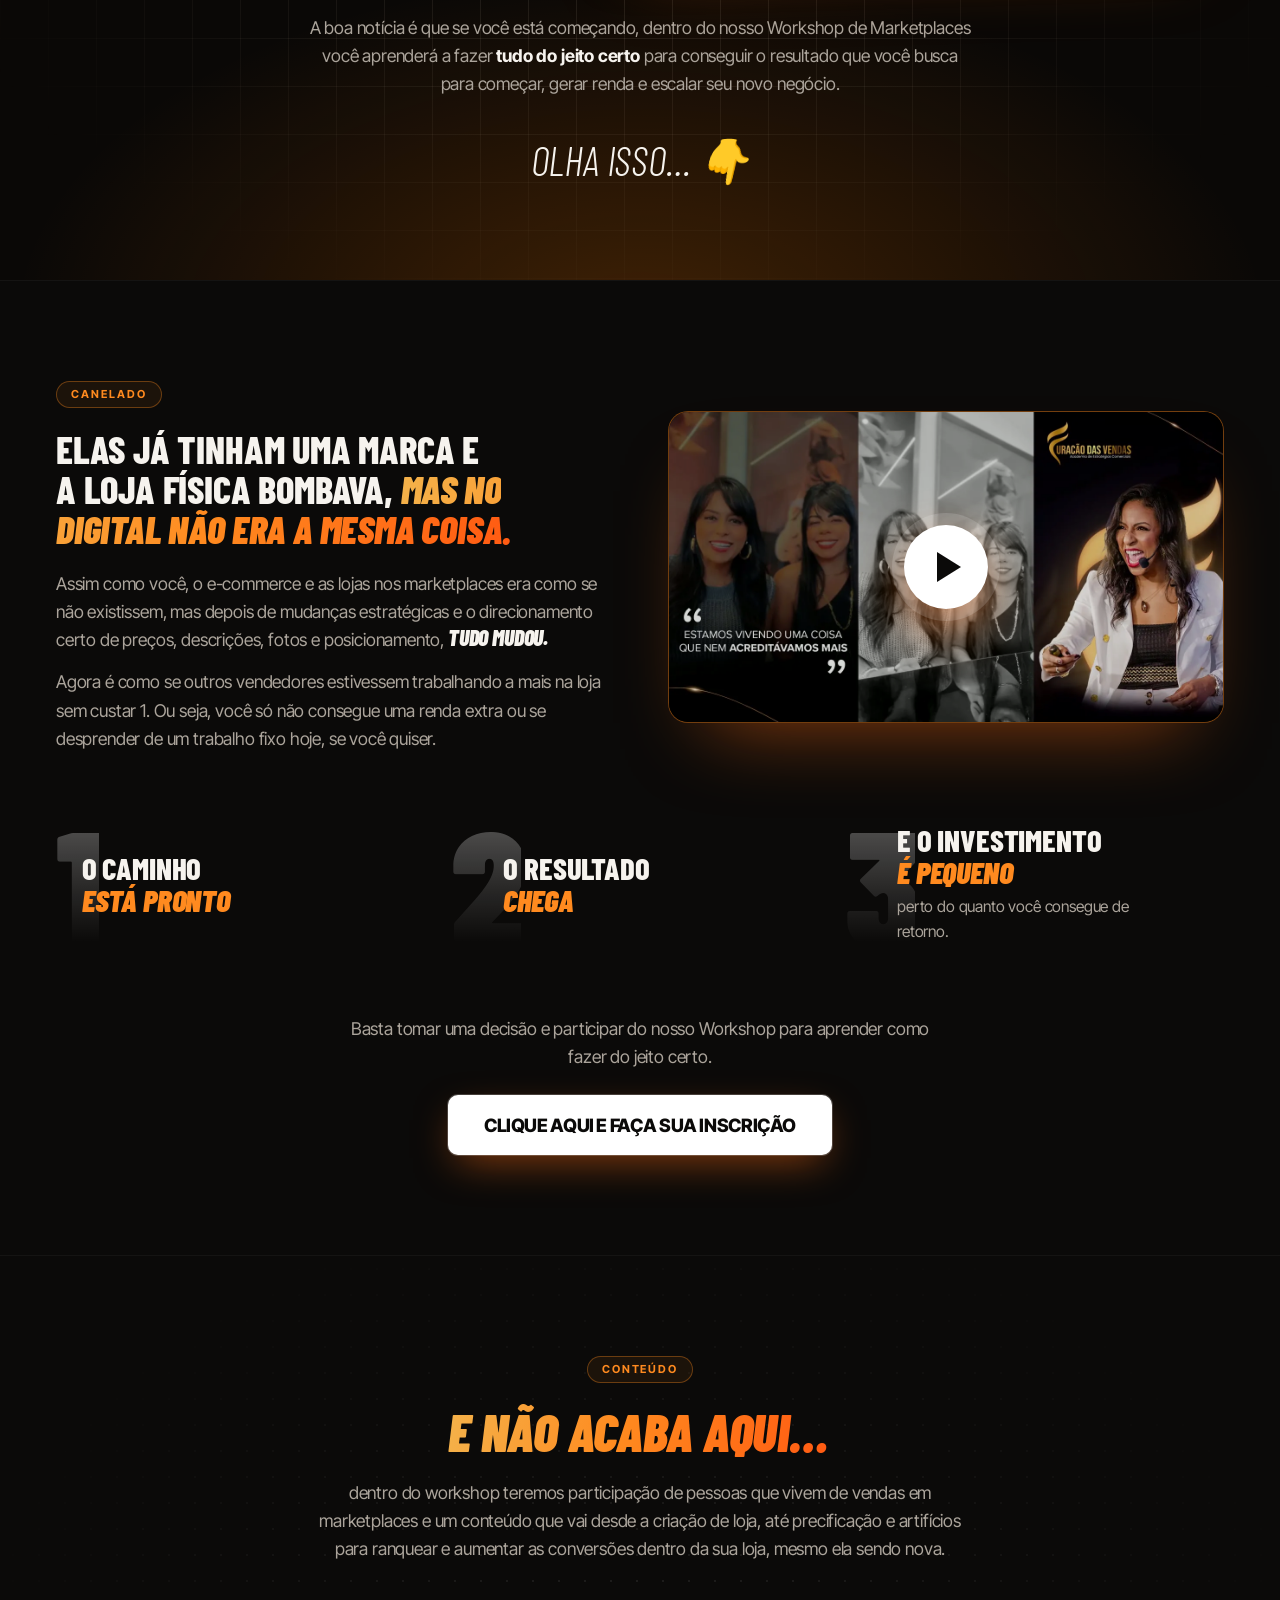
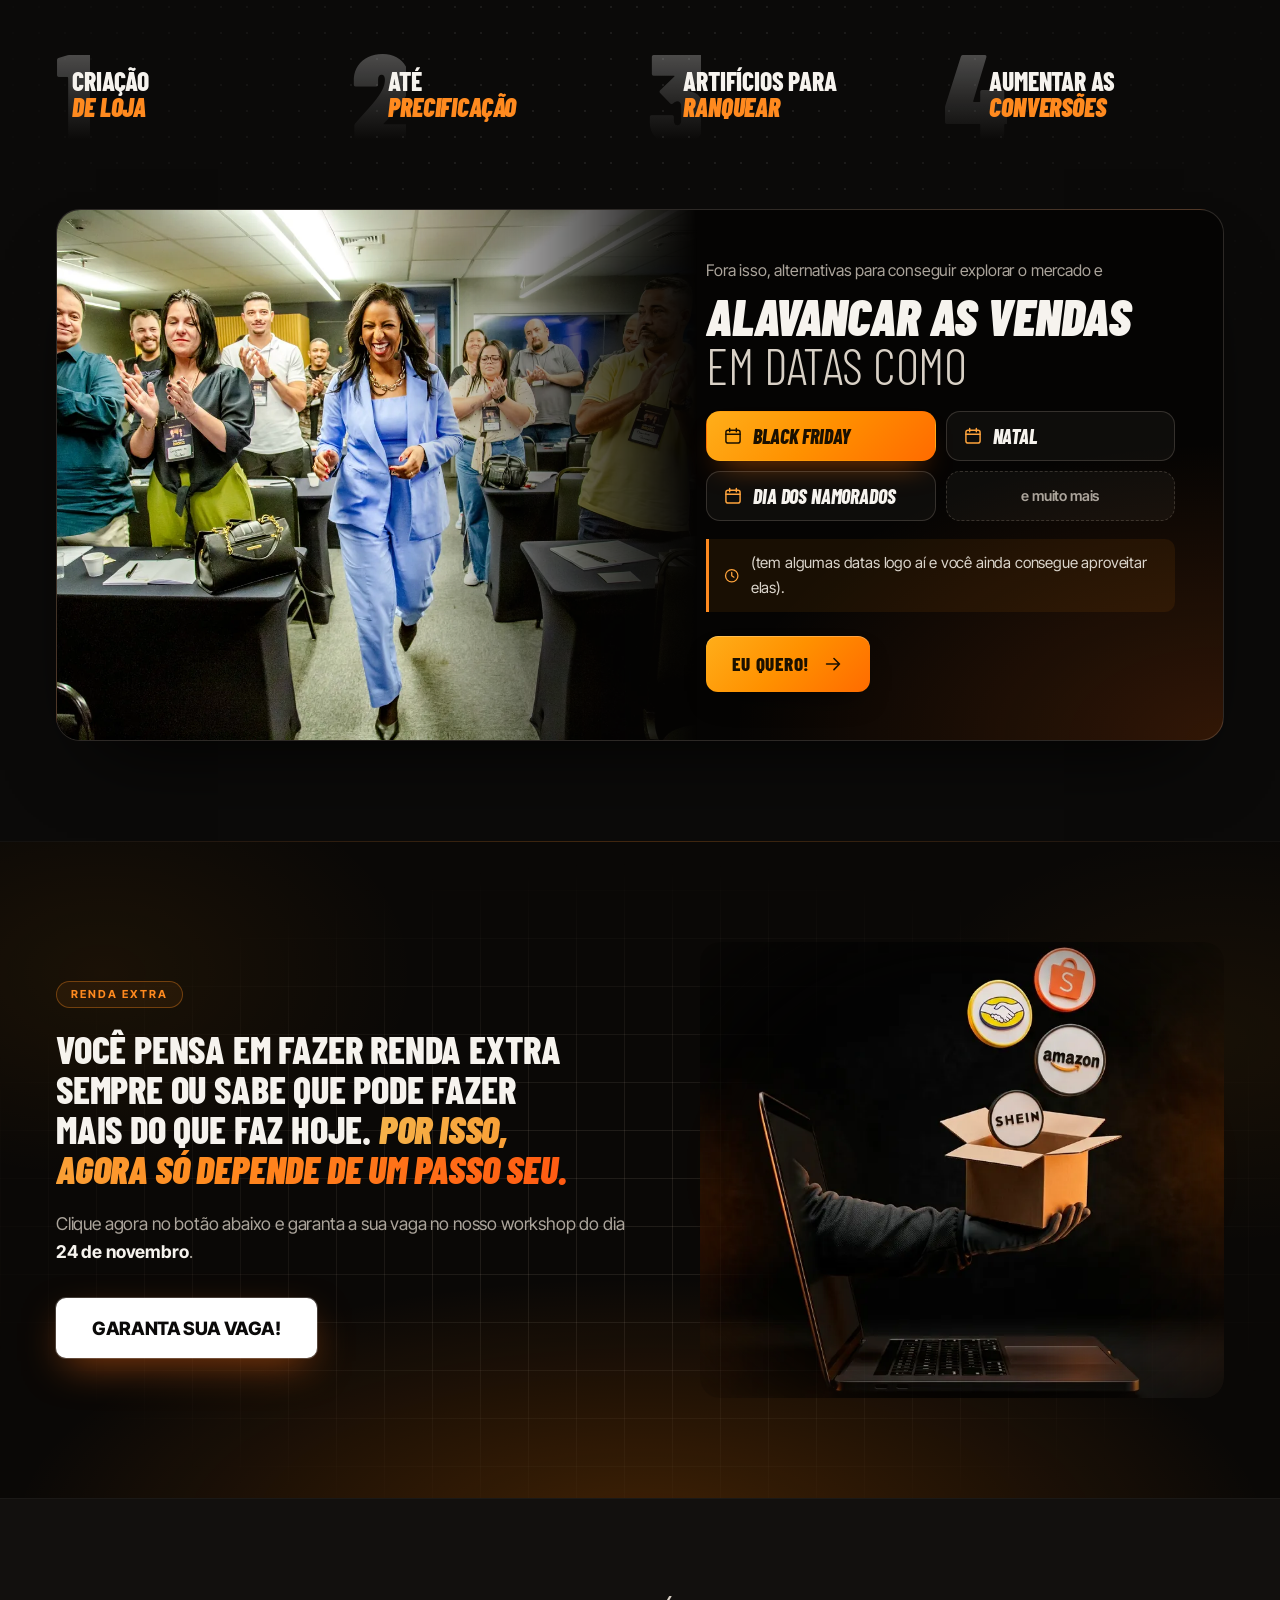
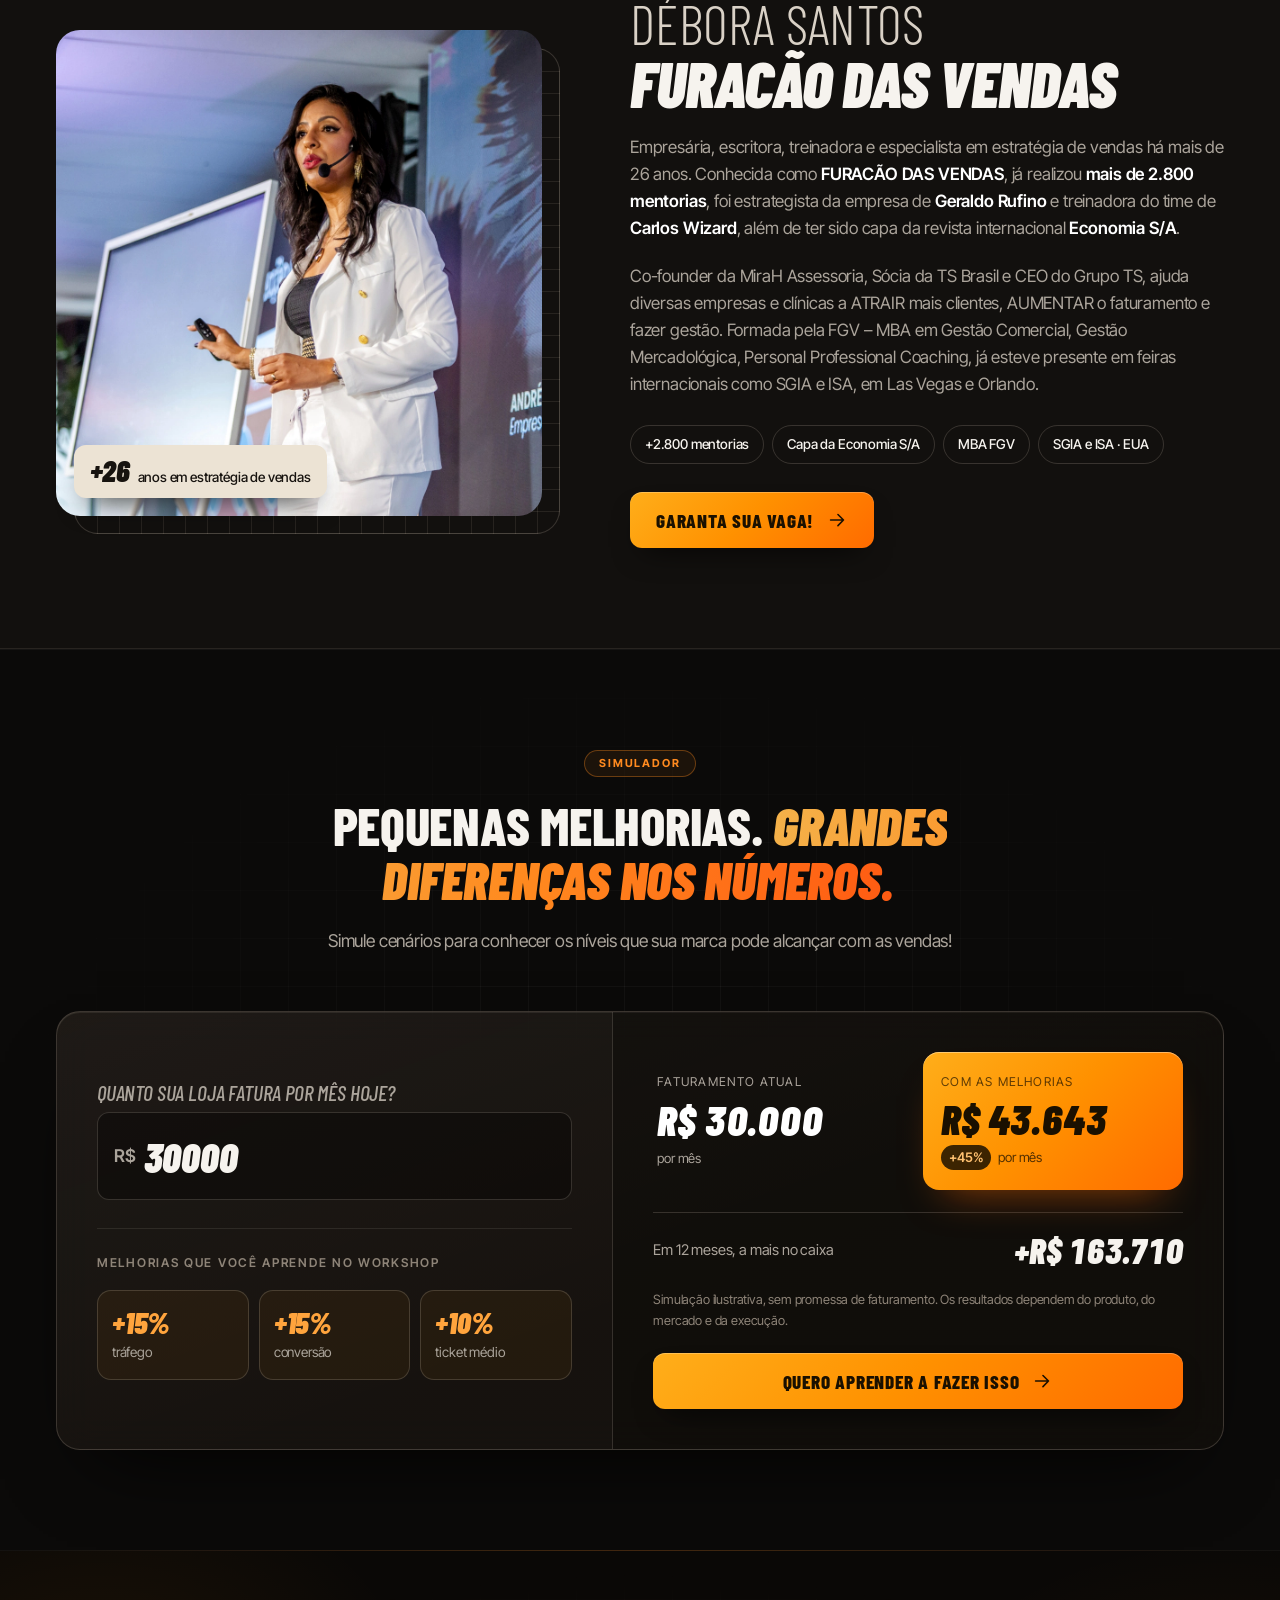
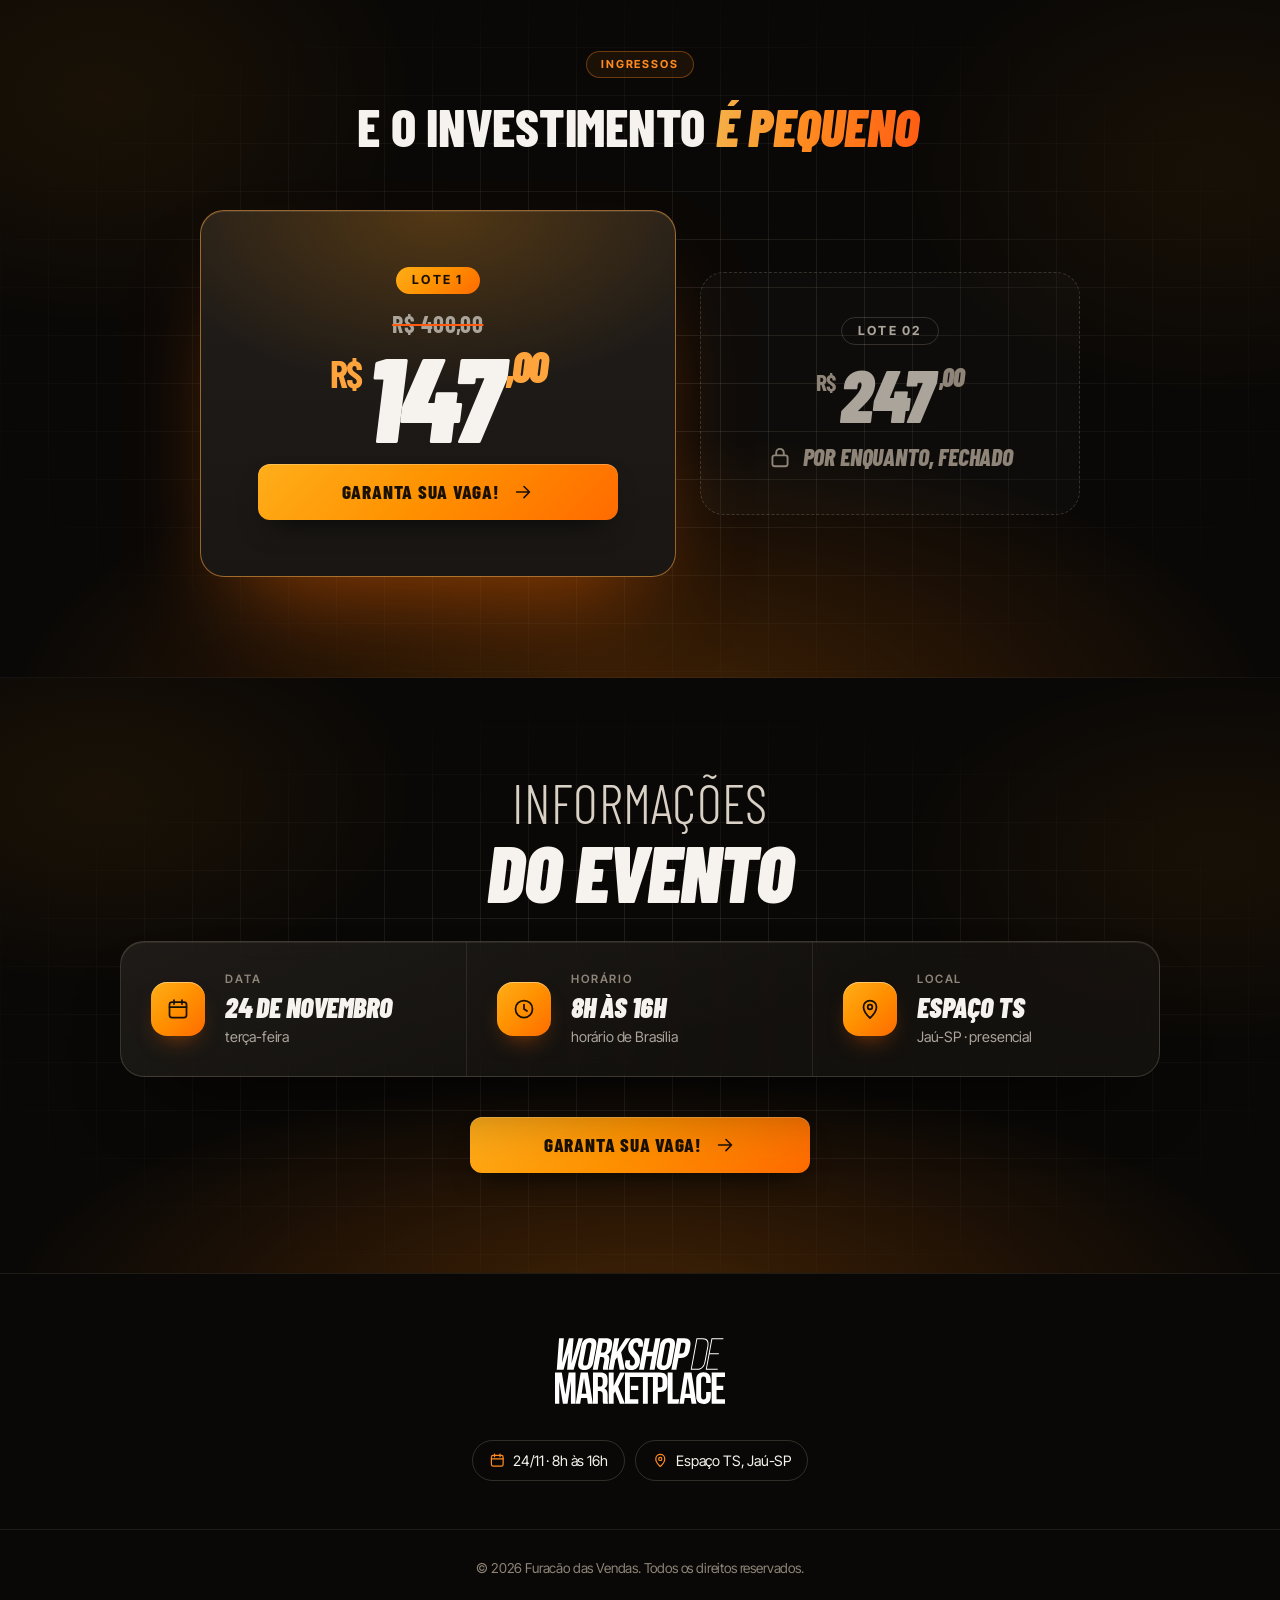
<file: lp2/index.html>
<!doctype html>
<html lang="pt-BR">
<head>
  <meta charset="utf-8">
  <meta name="viewport" content="width=device-width, initial-scale=1">

  <title>Workshop de Marketplace | 24/11 em Jaú-SP com Débora Santos</title>
  <meta name="description" content="No nosso Workshop de Marketplace você terá acesso a testes já validados e a uma estrutura completa para montar, posicionar, ranquear e vender com a sua loja online.">
  <link rel="canonical" href="https://workshop.furacaodasvendas.com.br/quero-comecar/">
  <meta name="robots" content="index, follow, max-image-preview:large">

  <!-- Open Graph / redes sociais (imagem 1200x630) -->
  <meta property="og:type" content="website">
  <meta property="og:locale" content="pt_BR">
  <meta property="og:site_name" content="Workshop de Marketplace">
  <meta property="og:title" content="Workshop de Marketplace | 24/11 em Jaú-SP">
  <meta property="og:description" content="Sua hora de começar um novo negócio e fazer uma renda extra (ou mudar de vida) é agora; e só depende de você!">
  <meta property="og:url" content="https://workshop.furacaodasvendas.com.br/quero-comecar/">
  <meta property="og:image" content="https://workshop.furacaodasvendas.com.br/lp2/img/og.jpg">
  <meta property="og:image:width" content="1200">
  <meta property="og:image:height" content="630">
  <meta name="twitter:card" content="summary_large_image">

  <!-- Favicon / PWA -->
  <link rel="icon" href="/favicon.ico" sizes="32x32">
  <link rel="icon" href="/favicon.svg" type="image/svg+xml">
  <link rel="apple-touch-icon" href="/apple-touch-icon.png">
  <link rel="manifest" href="/site.webmanifest">
  <meta name="theme-color" content="#0B0A09">

  <link rel="author" href="/humans.txt">

  <!-- Fontes -->
  <link rel="preconnect" href="https://fonts.googleapis.com">
  <link rel="preconnect" href="https://fonts.gstatic.com" crossorigin>
  <link rel="stylesheet" href="https://fonts.googleapis.com/css2?family=Barlow+Condensed:ital,wght@0,200;0,300;0,600;0,800;1,300;1,800;1,900&family=Inter+Tight:wght@400;500;600;700;800&family=Caveat:wght@500;700&display=swap">

  <link rel="preload" as="image" href="/lp2/img/debora-hero.webp" fetchpriority="high">

  <!-- Versione CSS/JS (?v=AAAAMMDD) a cada deploy para furar o cache -->
  <link rel="stylesheet" href="/lp2/css/style.css?v=20261029y">
  <script>document.documentElement.classList.add('js')</script>

  <script type="application/ld+json">
  {
    "@context": "https://schema.org",
    "@type": "Event",
    "name": "Workshop de Marketplace",
    "description": "Workshop presencial para criar, posicionar, ranquear e vender nos marketplaces.",
    "startDate": "2026-11-24T08:00:00-03:00",
    "endDate": "2026-11-24T16:00:00-03:00",
    "eventAttendanceMode": "https://schema.org/OfflineEventAttendanceMode",
    "eventStatus": "https://schema.org/EventScheduled",
    "location": {
      "@type": "Place",
      "name": "Espaço TS",
      "address": { "@type": "PostalAddress", "addressLocality": "Jaú", "addressRegion": "SP", "addressCountry": "BR" }
    },
    "image": "https://workshop.furacaodasvendas.com.br/lp2/img/og.jpg",
    "performer": { "@type": "Person", "name": "Débora Santos" },
    "organizer": { "@type": "Organization", "name": "Furacão das Vendas", "url": "https://workshop.furacaodasvendas.com.br/" }
  }
  </script>
</head>
<body>

  <!-- Ícones (mesmo sprite da lp1) -->
  <svg class="sprite" width="0" height="0" aria-hidden="true">
    <symbol id="i-arrow" viewBox="0 0 24 24"><path d="M5 12h14M13 6l6 6-6 6" fill="none" stroke="currentColor" stroke-width="1.75" stroke-linecap="round" stroke-linejoin="round"/></symbol>
    <symbol id="i-cal" viewBox="0 0 24 24"><rect x="3.5" y="5" width="17" height="15.5" rx="2.5" fill="none" stroke="currentColor" stroke-width="1.75"/><path d="M3.5 10h17M8 3v4M16 3v4" stroke="currentColor" stroke-width="1.75" stroke-linecap="round"/></symbol>
    <symbol id="i-pin" viewBox="0 0 24 24"><path d="M12 21s-6.5-6-6.5-11a6.5 6.5 0 0113 0c0 5-6.5 11-6.5 11z" fill="none" stroke="currentColor" stroke-width="1.75" stroke-linejoin="round"/><circle cx="12" cy="10" r="2.3" fill="none" stroke="currentColor" stroke-width="1.75"/></symbol>
    <symbol id="i-lock" viewBox="0 0 24 24"><rect x="5" y="10.5" width="14" height="10" rx="2" fill="none" stroke="currentColor" stroke-width="1.75"/><path d="M8.5 10.5V8a3.5 3.5 0 017 0v2.5" fill="none" stroke="currentColor" stroke-width="1.75"/></symbol>
    <symbol id="i-clock" viewBox="0 0 24 24"><circle cx="12" cy="12" r="8.5" fill="none" stroke="currentColor" stroke-width="1.75"/><path d="M12 7.5V12l3 2" fill="none" stroke="currentColor" stroke-width="1.75" stroke-linecap="round" stroke-linejoin="round"/></symbol>
  </svg>

  <!-- Barra superior em pílula (igual à lp1) -->
  <header class="nav">
    <div class="nav__pill">
      <a class="nav__logo" href="#" aria-label="Workshop de Marketplace, voltar ao topo">
        <img src="/lp2/img/logo-branco.svg" alt="Workshop de Marketplace" width="781" height="303">
      </a>
      <ul class="nav__meta">
        <li><svg class="ic"><use href="#i-cal"/></svg><span><b>24/11</b><span class="nav__time"> · 8h às 16h</span></span></li>
        <li class="nav__loc"><svg class="ic"><use href="#i-pin"/></svg><span>Espaço TS, Jaú-SP</span></li>
      </ul>
      <a class="nav__cta" href="#" data-cta>Garanta sua vaga! <svg class="ic"><use href="#i-arrow"/></svg></a>
    </div>
  </header>

  <main>

    <!-- HERO -->
    <section class="hero">
      <div class="hero__bg" aria-hidden="true"></div>
      <!-- Fora do .hero__bg para ficar na frente das logos dos marketplaces -->
      <img class="hero__photo" src="/lp2/img/debora-hero.webp" alt="" width="883" height="928" fetchpriority="high">

      <div class="wrap hero__grid">
        <div class="hero__copy">
          <img class="logo" src="/lp2/img/logo-branco.svg" alt="Workshop de Marketplace" width="781" height="303">

          <h1 class="display hero__title">
            <span class="thin">Sua hora de começar</span>
            <span class="bold">um novo negócio</span>
            <span class="tag"><em>é agora</em></span>
          </h1>

          <p class="hero__text">No nosso Workshop de Marketplace você terá acesso a <strong>testes já validados</strong> e a uma <strong>estrutura completa</strong> para montar, posicionar, ranquear e vender com a sua loja online com quem vive e faz isso na prática todos os dias.</p>

          <div class="hero__ctas">
            <a class="btn btn--hot" href="#por-que">
              <span class="btn__label">Não clique aqui ainda, <small>veja mais abaixo…</small></span>
              <span class="btn__arrow" aria-hidden="true">↓</span>
            </a>
          </div>

          <ul class="hero__info" aria-label="Informações do evento">
            <li><svg viewBox="0 0 24 24" aria-hidden="true"><rect x="3" y="5" width="18" height="16" rx="2"/><path d="M3 10h18M8 3v4M16 3v4"/></svg>24/11</li>
            <li><svg viewBox="0 0 24 24" aria-hidden="true"><path d="M12 21s-7-6.2-7-11.5A7 7 0 0 1 19 9.5C19 14.8 12 21 12 21Z"/><circle cx="12" cy="9.5" r="2.5"/></svg>Espaço TS, Jaú-SP</li>
            <li><svg viewBox="0 0 24 24" aria-hidden="true"><circle cx="12" cy="12" r="9"/><path d="M12 7v5l3 2"/></svg>8h às 16h</li>
          </ul>
        </div>

        <div class="hero__media">
          <ul class="chips-glass" aria-label="Marketplaces abordados">
            <li class="glass glass--1"><img class="ml-simbolo" src="/lp2/img/logo-mercadolivre-simbolo.svg" alt="" width="97" height="64"><img src="/lp2/img/logo-mercadolivre.svg" alt="Mercado Livre" width="345" height="136"></li>
            <li class="glass glass--2"><img src="/lp2/img/logo-shopee.svg" alt="Shopee" width="1000" height="320"></li>
            <li class="glass glass--3"><img src="/lp2/img/logo-amazon.svg" alt="Amazon" width="603" height="182"></li>
            <li class="glass glass--4"><img src="/lp2/img/logo-shein.svg" alt="Shein" width="530" height="110"></li>
          </ul>
          <div class="hero__badge">
            <strong>Débora Santos</strong>
            <span>Furacão das Vendas</span>
          </div>
        </div>
      </div>
    </section>

    <!-- Faixa -->
    <div class="ticker" aria-hidden="true">
      <div class="ticker__track">
        <span>Mercado Livre</span><span>Shopee</span><span>Amazon</span><span>Shein</span><span>Criação de loja</span><span>Precificação</span><span>Ranqueamento</span><span>Conversão</span>
        <span>Mercado Livre</span><span>Shopee</span><span>Amazon</span><span>Shein</span><span>Criação de loja</span><span>Precificação</span><span>Ranqueamento</span><span>Conversão</span>
      </div>
    </div>

    <!--
      Organização das seções (padrão do eusouts-web):
      selo em pílula → título (parte laranja + parte branca) → subtítulo estreito → conteúdo.
      Mesmo respiro vertical em todas, fundo único, container de 1280px.
      Títulos e subtítulos são texto da copy; os selos são rótulos decorativos.
    -->

    <!-- 1. PROBLEMA -->
    <section class="sec tex-ember" id="por-que">
      <div class="wrap">
        <header class="sec__head reveal">
          <span class="eyebrow">Marketplaces</span>
          <h2 class="sec__title">Alguns pensam que vai vender sozinho, outros que demora muito <span class="hl">e pouquíssimos conhecem e aplicam boas estratégias.</span></h2>
        </header>

        <div class="duo reveal">
          <article class="panel">
            <h3 class="panel__title">Sabe por quê?</h3>
            <p>Porque não é só uma loja, não são produtos jogados e a tentativa da plataforma posicionar sua marca ou algum dos seus produtos.</p>
          </article>
          <!-- Papel de caderno anotado à mão -->
          <blockquote class="note">
            <span class="note__tag">Anota aí:</span>
            <p>Um bom produto <mark>não vende</mark> se não estiver onde os seus compradores estão o vendo.</p>
          </blockquote>
        </div>

        <p class="sec__sub sec__sub--after reveal">A boa notícia é que se você está começando, dentro do nosso Workshop de Marketplaces você aprenderá a fazer <strong>tudo do jeito certo</strong> para conseguir o resultado que você busca para começar, gerar renda e escalar seu novo negócio.</p>

        <p class="look reveal">Olha isso… <span aria-hidden="true">👇</span></p>
      </div>
    </section>

    <!-- 2. CASE CANELADO -->
    <section class="sec" id="canelado">
      <div class="wrap">
        <!-- Metade conteúdo, metade vídeo -->
        <div class="split2 split2--video">
          <header class="sec__head sec__head--left reveal">
            <span class="eyebrow">Canelado</span>
            <h2 class="sec__title">Elas já tinham uma marca e a loja física bombava, <span class="hl">mas no digital não era a mesma coisa.</span></h2>
            <p class="sec__sub">Assim como você, o e-commerce e as lojas nos marketplaces era como se não existissem, mas depois de mudanças estratégicas e o direcionamento certo de preços, descrições, fotos e posicionamento, <strong class="case__hl">TUDO MUDOU.</strong></p>
            <p class="sec__sub">Agora é como se outros vendedores estivessem trabalhando a mais na loja sem custar 1. Ou seja, você só não consegue uma renda extra ou se desprender de um trabalho fixo hoje, se você quiser.</p>
          </header>

          <div class="video reveal">
            <!-- Vídeo hospedado no próprio site; só carrega no clique -->
            <button class="video__btn video__btn--poster" type="button" data-video="/lp2/video/depoimento-canelado.mp4" aria-label="Assistir ao vídeo das donas da Canelado">
              <img src="/lp2/img/depoimento-capa.webp" alt="" width="1280" height="720" loading="lazy">
              <span class="video__play" aria-hidden="true"></span>
            </button>
          </div>
        </div>

        <ol class="grid3 reveal">
          <li class="step"><span class="step__n" aria-hidden="true">1</span><div class="step__body"><h3>O caminho <em>está pronto</em></h3></div></li>
          <li class="step"><span class="step__n" aria-hidden="true">2</span><div class="step__body"><h3>O resultado <em>chega</em></h3></div></li>
          <li class="step"><span class="step__n" aria-hidden="true">3</span><div class="step__body"><h3>E o investimento <em>é pequeno</em></h3><p>perto do quanto você consegue de retorno.</p></div></li>
        </ol>

        <div class="sec__cta reveal">
          <p>Basta tomar uma decisão e participar do nosso Workshop para aprender como fazer do jeito certo.</p>
          <a class="btn" href="#" data-cta>Clique aqui e faça sua inscrição</a>
        </div>
      </div>
    </section>

    <!-- 3. CONTEÚDO -->
    <section class="sec tex-dots" id="conteudo">
      <div class="wrap">
        <header class="sec__head reveal">
          <span class="eyebrow">Conteúdo</span>
          <h2 class="sec__title"><span class="hl">E não acaba aqui…</span></h2>
          <p class="sec__sub">dentro do workshop teremos participação de pessoas que vivem de vendas em marketplaces e um conteúdo que vai desde a criação de loja, até precificação e artifícios para ranquear e aumentar as conversões dentro da sua loja, mesmo ela sendo nova.</p>
        </header>

        <!-- Rótulos curtos tirados do parágrafo acima (decorativos) -->
        <ul class="grid4 grid4--steps reveal">
          <li class="step"><span class="step__n" aria-hidden="true">1</span><div class="step__body"><h3>Criação <em>de loja</em></h3></div></li>
          <li class="step"><span class="step__n" aria-hidden="true">2</span><div class="step__body"><h3>Até <em>precificação</em></h3></div></li>
          <li class="step"><span class="step__n" aria-hidden="true">3</span><div class="step__body"><h3>Artifícios para <em>ranquear</em></h3></div></li>
          <li class="step"><span class="step__n" aria-hidden="true">4</span><div class="step__body"><h3>Aumentar as <em>conversões</em></h3></div></li>
        </ul>

        <div class="season reveal">
          <img class="season__img" src="/lp2/img/debora-plateia.webp" alt="Débora Santos sendo aplaudida pela turma" width="1200" height="952" loading="lazy">
          <div class="season__text">
            <p class="season__lead">Fora isso, alternativas para conseguir explorar o mercado e</p>
            <h3 class="season__title">Alavancar as vendas <span>em datas como</span></h3>
            <ul class="dates">
              <li class="dates--on"><svg class="ic" aria-hidden="true"><use href="#i-cal"/></svg>Black Friday</li>
              <li><svg class="ic" aria-hidden="true"><use href="#i-cal"/></svg>Natal</li>
              <li><svg class="ic" aria-hidden="true"><use href="#i-cal"/></svg>Dia dos Namorados</li>
              <li class="dates--more">e muito mais</li>
            </ul>
            <p class="season__alert"><svg class="ic" aria-hidden="true"><use href="#i-clock"/></svg>(tem algumas datas logo aí e você ainda consegue aproveitar elas).</p>
            <a class="btn btn--grad" href="#" data-cta>Eu quero! <svg class="ic"><use href="#i-arrow"/></svg></a>
          </div>
        </div>
      </div>
    </section>

    <!-- 4. RENDA EXTRA (cabeçalho à esquerda + visual à direita) -->
    <section class="sec tex-ember" id="renda-extra">
      <div class="wrap split2">
        <header class="sec__head sec__head--left reveal">
          <span class="eyebrow">Renda extra</span>
          <h2 class="sec__title">Você pensa em fazer renda extra sempre ou sabe que pode fazer mais do que faz hoje. <span class="hl">Por isso, agora só depende de um passo seu.</span></h2>
          <p class="sec__sub">Clique agora no botão abaixo e garanta a sua vaga no nosso workshop do dia <strong>24 de novembro</strong>.</p>
          <a class="btn" href="#" data-cta>Garanta sua vaga!</a>
        </header>
        <figure class="split2__media reveal">
          <img src="/lp2/img/arte-notebook.webp" alt="" width="800" height="695" loading="lazy">
        </figure>
      </div>
    </section>

    <!-- 5. PALESTRANTE (desenho da lp1) -->
    <section class="sec sec--speaker" id="debora">
      <div class="wrap speaker">
        <figure class="speaker__photo reveal">
          <img src="/lp2/img/debora-palestra.webp" alt="Débora Santos durante palestra" width="900" height="900" loading="lazy">
          <figcaption><b>+26</b> anos em estratégia de vendas</figcaption>
        </figure>

        <div class="speaker__text reveal">
          <h2 class="display speaker__name">
            <span class="thin">Débora Santos</span>
            <span class="bold">Furacão das Vendas</span>
          </h2>

          <p>Empresária, escritora, treinadora e especialista em estratégia de vendas há mais de 26 anos. Conhecida como <strong>FURACÃO DAS VENDAS</strong>, já realizou <strong>mais de 2.800 mentorias</strong>, foi estrategista da empresa de <strong>Geraldo Rufino</strong> e treinadora do time de <strong>Carlos Wizard</strong>, além de ter sido capa da revista internacional <strong>Economia S/A</strong>.</p>
          <p>Co-founder da MiraH Assessoria, Sócia da TS Brasil e CEO do Grupo TS, ajuda diversas empresas e clínicas a ATRAIR mais clientes, AUMENTAR o faturamento e fazer gestão. Formada pela FGV – MBA em Gestão Comercial, Gestão Mercadológica, Personal Professional Coaching, já esteve presente em feiras internacionais como SGIA e ISA, em Las Vegas e Orlando.</p>

          <ul class="creds" aria-label="Destaques da carreira">
            <li>+2.800 mentorias</li>
            <li>Capa da Economia S/A</li>
            <li>MBA FGV</li>
            <li>SGIA e ISA · EUA</li>
          </ul>

          <a class="btn btn--grad speaker__cta" href="#" data-cta>Garanta sua vaga! <svg class="ic"><use href="#i-arrow"/></svg></a>
        </div>
      </div>
    </section>

    <!-- 6. SIMULADOR (desenho da lp1) -->
    <section class="sec tex-grid" id="simulador">
      <div class="wrap">
        <header class="sec__head reveal">
          <span class="eyebrow">Simulador</span>
          <h2 class="sec__title">Pequenas melhorias. <span class="hl">Grandes diferenças nos números.</span></h2>
          <p class="sec__sub">Simule cenários para conhecer os níveis que sua marca pode alcançar com as vendas!</p>
        </header>

        <div class="sim reveal" data-sim>
          <!-- Versão simplificada: um campo só; as melhorias são fixas (data-gain) -->
          <div class="sim__in">
            <label class="field">
              <span class="sim__title">Quanto sua loja fatura por mês hoje?</span>
              <span class="field__box field__box--pre field__box--big"><em>R$</em><input type="number" name="fat" value="30000" min="0" step="1000" inputmode="numeric"></span>
            </label>

            <p class="sim__label">Melhorias que você aprende no workshop</p>
            <ul class="levers">
              <li data-gain="15"><b>+15%</b><span>tráfego</span></li>
              <li data-gain="15"><b>+15%</b><span>conversão</span></li>
              <li data-gain="10"><b>+10%</b><span>ticket médio</span></li>
            </ul>
          </div>

          <div class="sim__out" aria-live="polite">
            <div class="sim__totals">
              <div class="total">
                <span>Faturamento atual</span>
                <b data-res="atual">R$ 30.000</b>
                <small>por mês</small>
              </div>
              <div class="total total--on">
                <span>Com as melhorias</span>
                <b data-res="novo">R$ 43.643</b>
                <small><i data-res="pct">+45%</i> por mês</small>
              </div>
            </div>
            <p class="sim__year"><span>Em 12 meses, a mais no caixa</span><b data-res="ano">+R$ 163.710</b></p>
            <p class="sim__note">Simulação ilustrativa, sem promessa de faturamento. Os resultados dependem do produto, do mercado e da execução.</p>
            <a class="btn btn--grad btn--block" href="#" data-cta>Quero aprender a fazer isso <svg class="ic"><use href="#i-arrow"/></svg></a>
          </div>
        </div>
      </div>
    </section>

    <!-- 7. PREÇOS (lotes) -->
    <section class="sec tex-ember" id="precos">
      <div class="wrap">
        <header class="sec__head reveal">
          <span class="eyebrow">Ingressos</span>
          <h2 class="sec__title">E o investimento <span class="hl">é pequeno</span></h2>
        </header>

        <div class="lots reveal">
          <article class="lot lot--on">
            <span class="lot__tag">Lote 1</span>
            <p class="lot__old"><s>R$ 400,00</s></p>
            <p class="lot__price"><small>R$</small>147<sup>,00</sup></p>
            <a class="btn btn--grad btn--block" href="https://chk.eduzz.com/7WXGXVZO0A" target="_blank" rel="noopener" data-cta>Garanta sua vaga! <svg class="ic"><use href="#i-arrow"/></svg></a>
          </article>

          <article class="lot lot--off" aria-disabled="true">
            <span class="lot__tag">Lote 02</span>
            <p class="lot__price lot__price--off"><small>R$</small>247<sup>,00</sup></p>
            <p class="lot__closed"><svg class="ic" aria-hidden="true"><use href="#i-lock"/></svg>Por enquanto, fechado</p>
            <!-- Para abrir o Lote 02: link https://chk.eduzz.com/8017JZ2N07 -->

          </article>
        </div>
      </div>
    </section>

    <!-- 8. INFORMAÇÕES DO EVENTO (desenho da lp1) -->
    <section class="sec sec--event" id="evento">
      <div class="wrap event-wrap">
        <h2 class="display event__title reveal">
          <span class="thin">Informações</span>
          <span class="bold">do evento</span>
        </h2>

        <div class="event reveal">
          <ul class="event__list">
            <li>
              <span class="event__ic"><svg class="ic"><use href="#i-cal"/></svg></span>
              <p><small>Data</small><b>24 de novembro</b><span>terça-feira</span></p>
            </li>
            <li>
              <span class="event__ic"><svg class="ic"><use href="#i-clock"/></svg></span>
              <p><small>Horário</small><b>8h às 16h</b><span>horário de Brasília</span></p>
            </li>
            <li>
              <span class="event__ic"><svg class="ic"><use href="#i-pin"/></svg></span>
              <p><small>Local</small><b>Espaço TS</b><span>Jaú-SP · presencial</span></p>
            </li>
          </ul>
        </div>

        <a class="btn btn--grad event__cta reveal" href="#" data-cta>Garanta sua vaga! <svg class="ic"><use href="#i-arrow"/></svg></a>
      </div>
    </section>
  </main>

  <footer class="footer">
    <div class="wrap footer__in">
      <a class="footer__logo" href="#" aria-label="Workshop de Marketplace, voltar ao topo">
        <img src="/lp2/img/logo-branco.svg" alt="Workshop de Marketplace" width="781" height="303" loading="lazy">
      </a>

      <ul class="footer__meta">
        <li><svg class="ic"><use href="#i-cal"/></svg>24/11 · 8h às 16h</li>
        <li><svg class="ic"><use href="#i-pin"/></svg>Espaço TS, Jaú-SP</li>
      </ul>
    </div>

    <p class="footer__copy">© 2026 Furacão das Vendas. Todos os direitos reservados.</p>
  </footer>

  <a class="mcta" href="#" data-cta data-mcta>Garanta sua vaga!</a>
  <script src="/lp2/js/main.js?v=20261029z" defer></script>
</body>
</html>
</file>
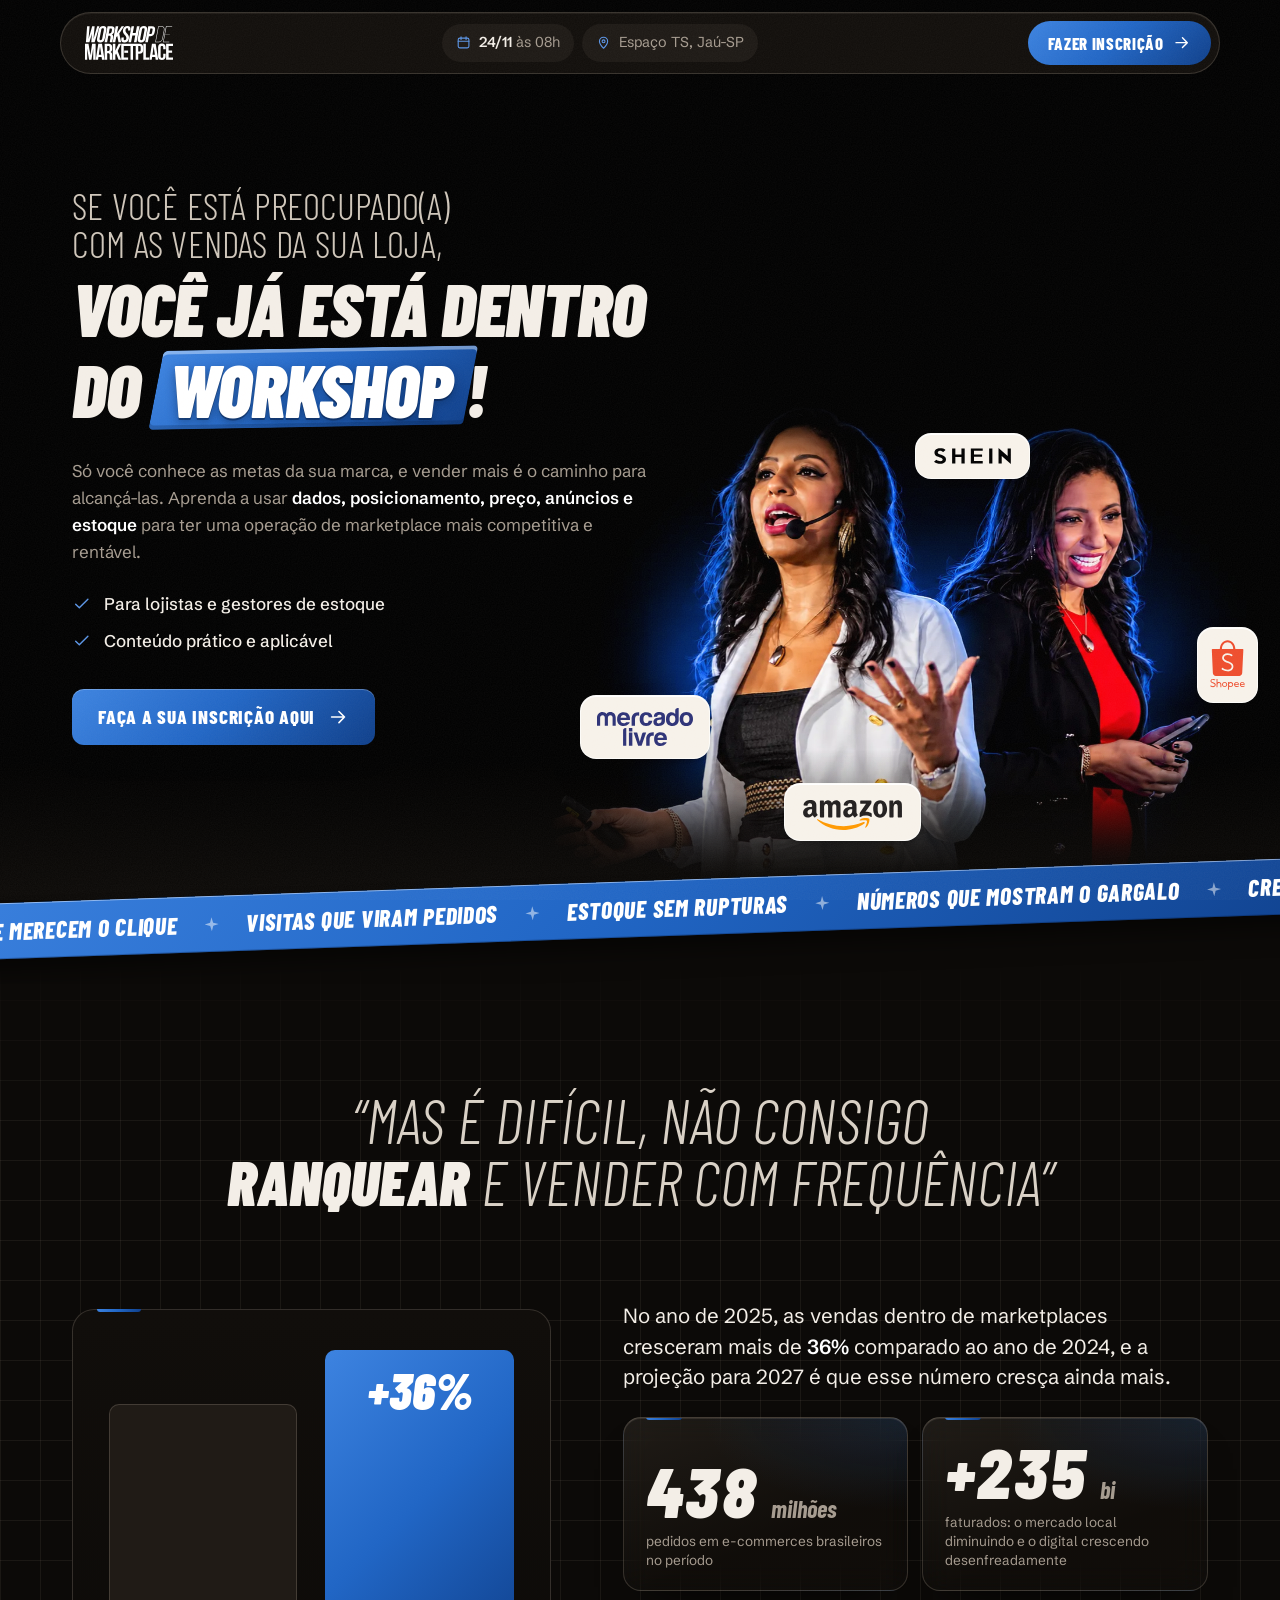
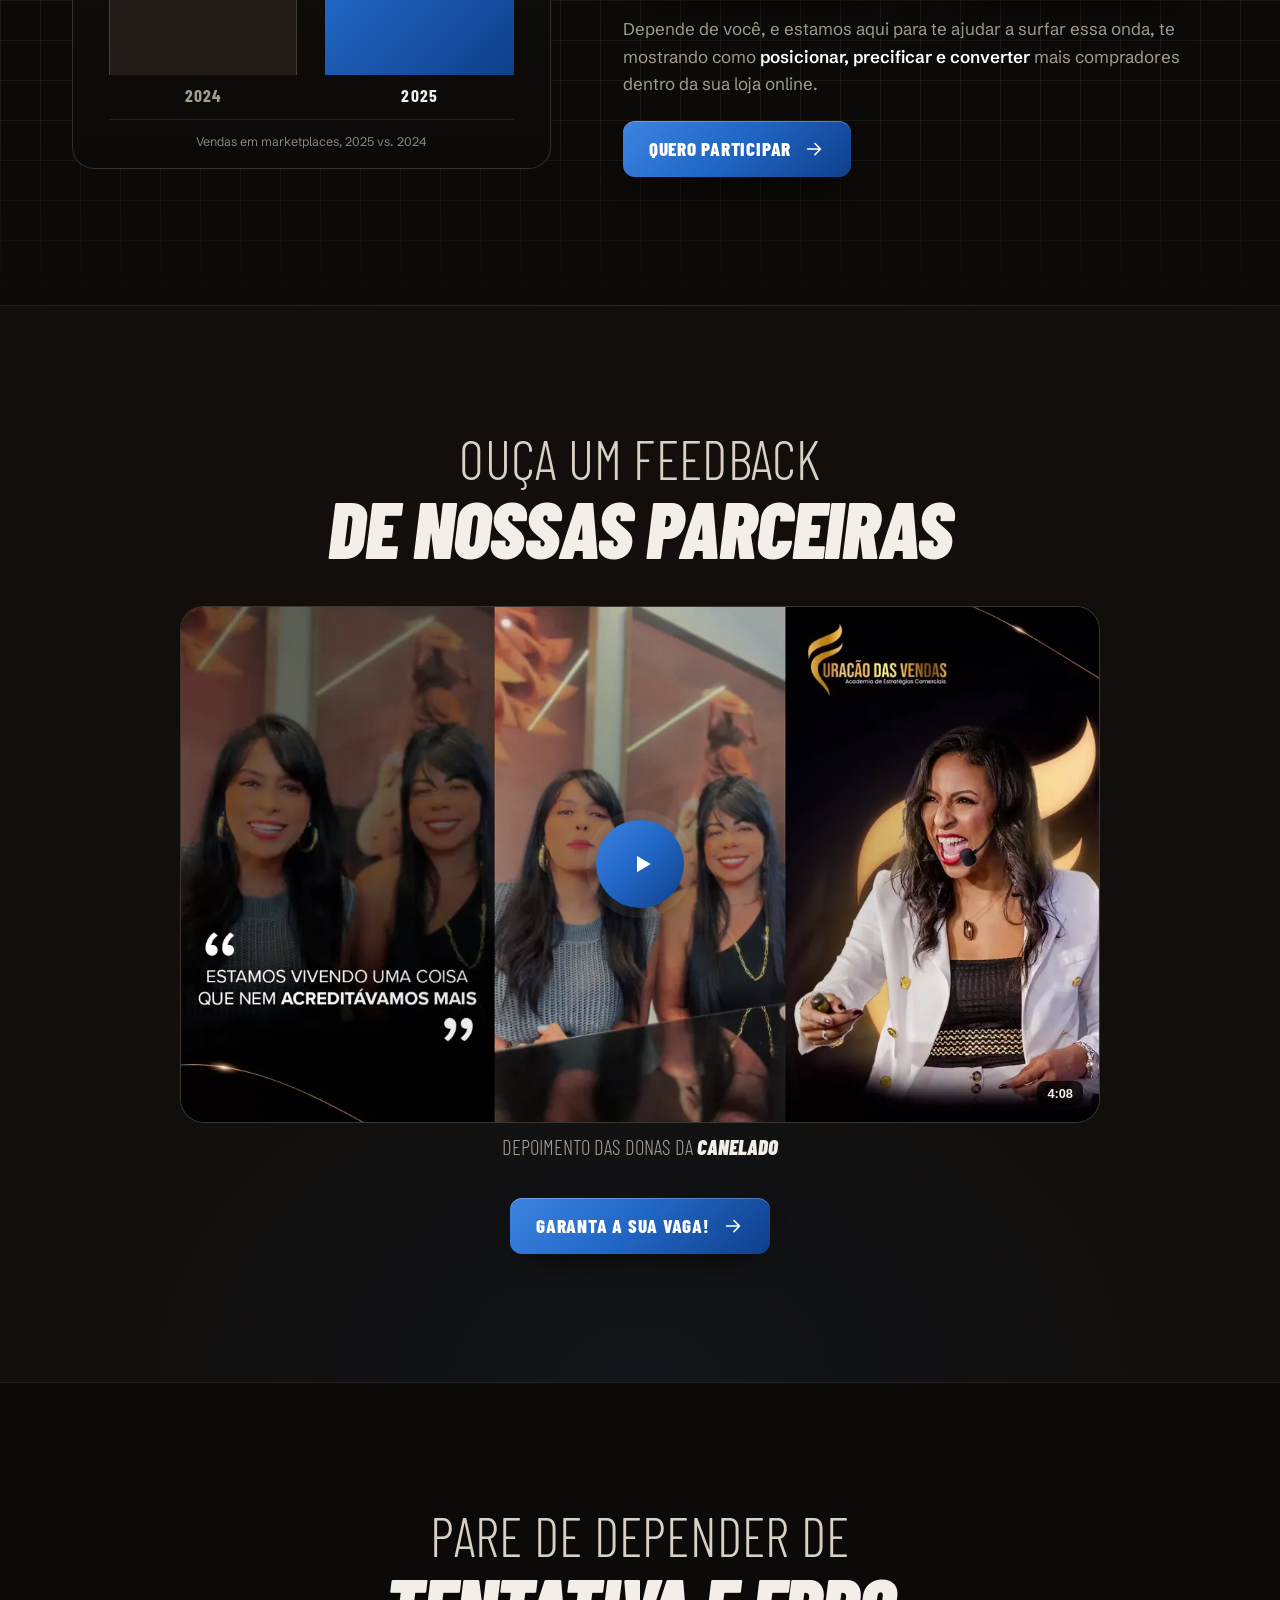
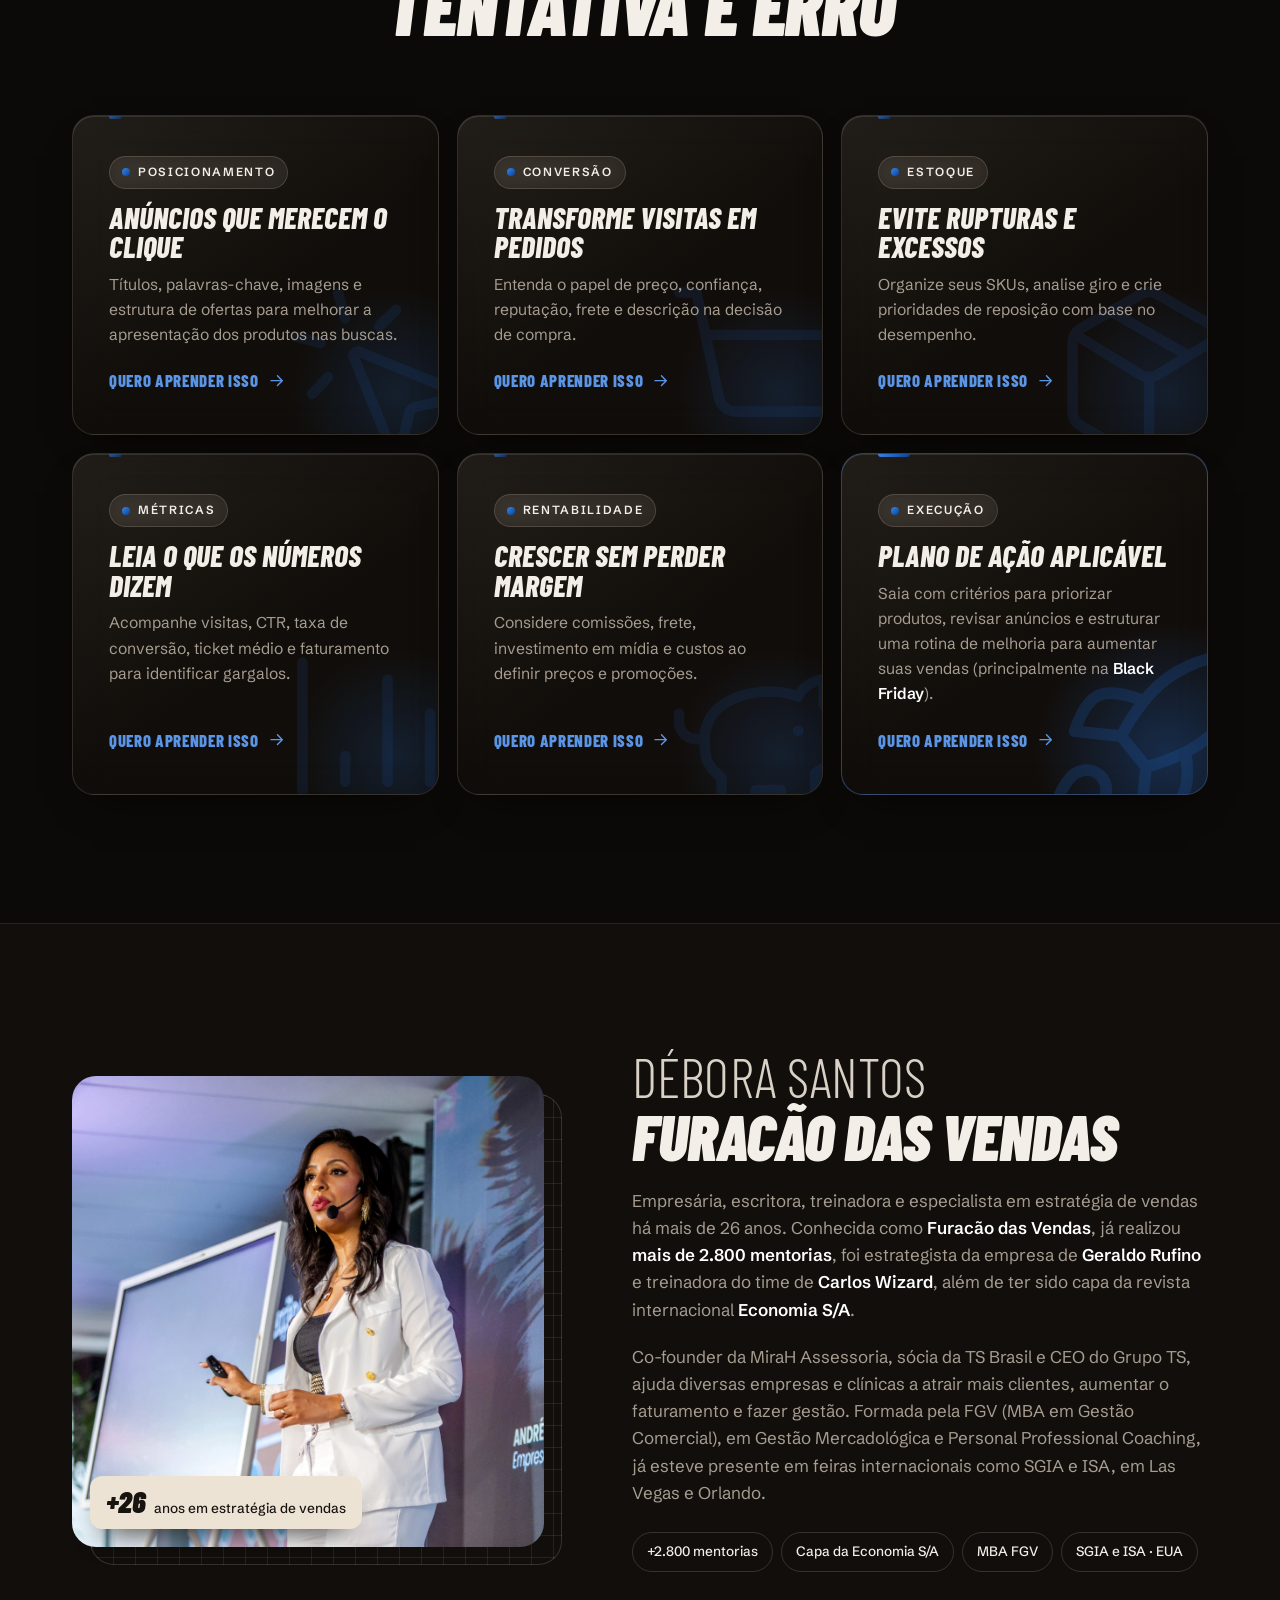
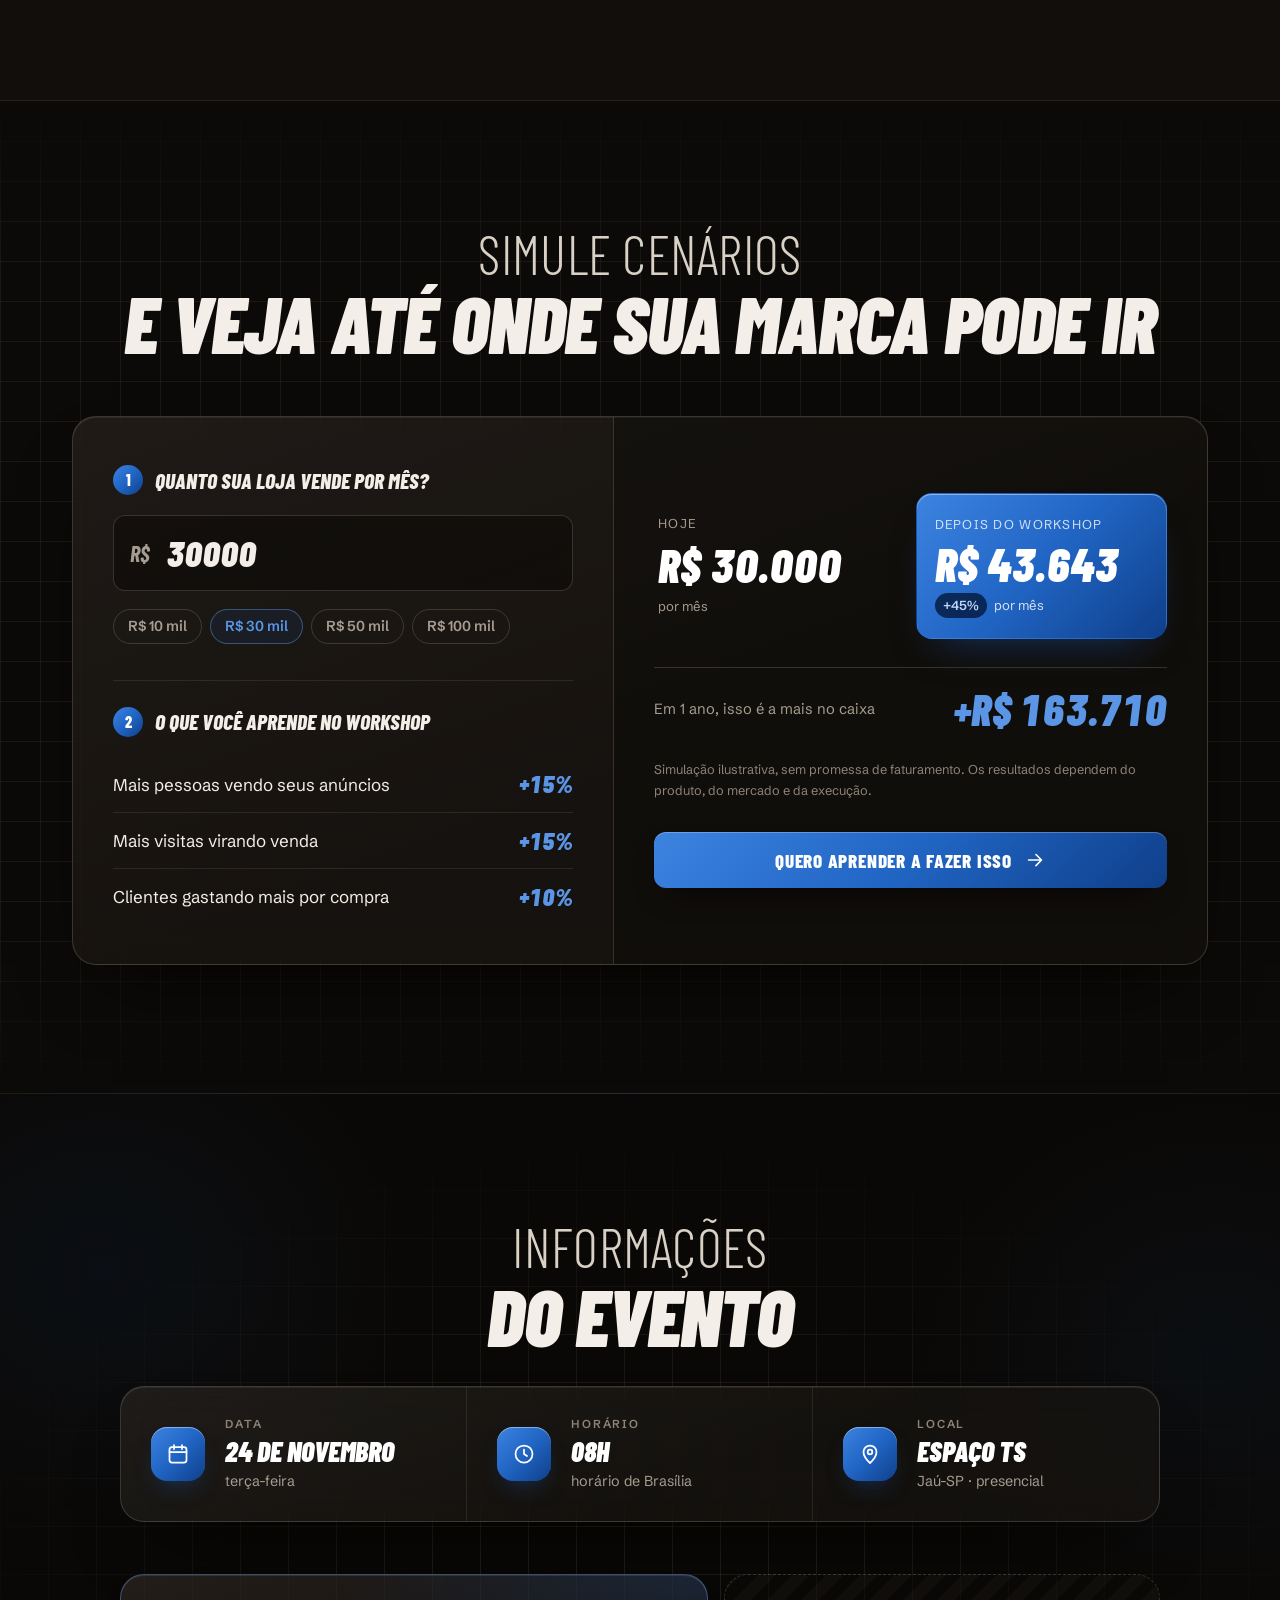
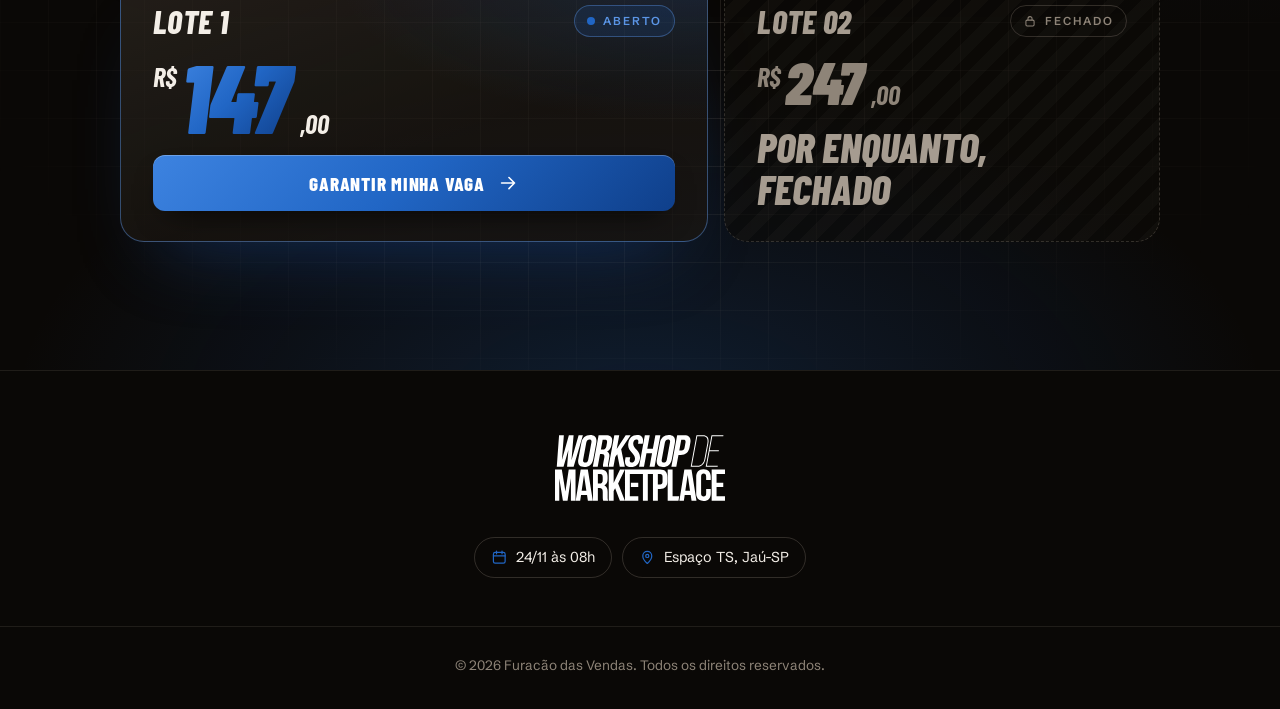
<file: lp1/azul/index.html>
<!doctype html>
<html lang="pt-BR">
<head>
  <meta charset="utf-8">
  <meta name="viewport" content="width=device-width, initial-scale=1">

  <title>Workshop de Marketplace para Lojistas | 24/11 em Jaú-SP com Débora Santos</title>
  <meta name="description" content="Para lojistas e gestores de estoque: aprenda a usar dados, posicionamento, precificação, anúncios e gestão de estoque para vender mais nos marketplaces. 24/11, 08h, Espaço TS, Jaú-SP.">
  <link rel="canonical" href="https://workshop.furacaodasvendas.com.br/">
  <meta name="robots" content="index, follow, max-image-preview:large">

  <!-- Open Graph / redes sociais (imagem 1200x630) -->
  <meta property="og:type" content="website">
  <meta property="og:locale" content="pt_BR">
  <meta property="og:site_name" content="Workshop de Marketplace">
  <meta property="og:title" content="Workshop de Marketplace para Lojistas | 24/11 em Jaú-SP">
  <meta property="og:description" content="Dados, posicionamento, precificação, anúncios e estoque: uma operação de marketplace mais competitiva e rentável. Com Débora Santos, a Furacão das Vendas.">
  <meta property="og:url" content="https://workshop.furacaodasvendas.com.br/">
  <meta property="og:image" content="https://workshop.furacaodasvendas.com.br/lp1/img/og.jpg">
  <meta property="og:image:width" content="1200">
  <meta property="og:image:height" content="630">
  <meta name="twitter:card" content="summary_large_image">

  <!-- Favicon / PWA -->
  <link rel="icon" href="/favicon.ico" sizes="32x32">
  <link rel="icon" href="/favicon.svg" type="image/svg+xml">
  <link rel="apple-touch-icon" href="/apple-touch-icon.png">
  <link rel="manifest" href="/site.webmanifest">
  <meta name="theme-color" content="#0C0A08">

  <link rel="author" href="/humans.txt">

  <!-- Fontes -->
  <link rel="preconnect" href="https://fonts.googleapis.com">
  <link rel="preconnect" href="https://fonts.gstatic.com" crossorigin>
  <link rel="stylesheet" href="https://fonts.googleapis.com/css2?family=Barlow+Condensed:ital,wght@0,200;0,300;0,600;0,800;1,300;1,700;1,900&family=Schibsted+Grotesk:wght@400;500;600;700&display=swap">

  <link rel="preload" as="image" href="/lp1/img/hero-azul-debora-mobile.webp" media="(max-width: 1023px)" fetchpriority="high">
  <link rel="preload" as="image" href="/lp1/img/hero-azul-debora.webp" media="(min-width: 1024px)" fetchpriority="high">

  <!-- Versione CSS/JS (?v=AAAAMMDD) a cada deploy para furar o cache -->
  <link rel="stylesheet" href="/lp1/css/style-azul.css?v=20261029d">
  <script>document.documentElement.classList.add('js')</script>

  <script type="application/ld+json">
  {
    "@context": "https://schema.org",
    "@type": "Event",
    "name": "Workshop de Marketplace",
    "description": "Workshop presencial para lojistas e gestores de estoque: dados, posicionamento, precificação, anúncios e gestão de estoque nos marketplaces.",
    "startDate": "2026-11-24T08:00:00-03:00",
    "eventAttendanceMode": "https://schema.org/OfflineEventAttendanceMode",
    "eventStatus": "https://schema.org/EventScheduled",
    "location": {
      "@type": "Place",
      "name": "Espaço TS",
      "address": { "@type": "PostalAddress", "addressLocality": "Jaú", "addressRegion": "SP", "addressCountry": "BR" }
    },
    "image": "https://workshop.furacaodasvendas.com.br/lp1/img/og.jpg",
    "offers": { "@type": "Offer", "name": "Lote 1", "price": "147.00", "priceCurrency": "BRL", "availability": "https://schema.org/InStock", "url": "https://workshop.furacaodasvendas.com.br/#lotes" },
    "performer": { "@type": "Person", "name": "Débora Santos" },
    "organizer": { "@type": "Organization", "name": "Furacão das Vendas", "url": "https://workshop.furacaodasvendas.com.br/" }
  }
  </script>
</head>
<body>

  <!-- Ícones (uma família, traço 1.75) -->
  <svg width="0" height="0" class="sprite" aria-hidden="true">
    <symbol id="i-check" viewBox="0 0 24 24"><path d="M4.5 12.5l4.5 4.5L19.5 6.5" fill="none" stroke="currentColor" stroke-width="1.75" stroke-linecap="round" stroke-linejoin="round"/></symbol>
    <symbol id="i-arrow" viewBox="0 0 24 24"><path d="M5 12h14M13 6l6 6-6 6" fill="none" stroke="currentColor" stroke-width="1.75" stroke-linecap="round" stroke-linejoin="round"/></symbol>
    <symbol id="i-cal" viewBox="0 0 24 24"><rect x="3.5" y="5" width="17" height="15.5" rx="2.5" fill="none" stroke="currentColor" stroke-width="1.75"/><path d="M3.5 10h17M8 3v4M16 3v4" stroke="currentColor" stroke-width="1.75" stroke-linecap="round"/></symbol>
    <symbol id="i-pin" viewBox="0 0 24 24"><path d="M12 21s-6.5-6-6.5-11a6.5 6.5 0 0113 0c0 5-6.5 11-6.5 11z" fill="none" stroke="currentColor" stroke-width="1.75" stroke-linejoin="round"/><circle cx="12" cy="10" r="2.3" fill="none" stroke="currentColor" stroke-width="1.75"/></symbol>
    <symbol id="i-clock" viewBox="0 0 24 24"><circle cx="12" cy="12" r="8.5" fill="none" stroke="currentColor" stroke-width="1.75"/><path d="M12 7.5V12l3 2" fill="none" stroke="currentColor" stroke-width="1.75" stroke-linecap="round" stroke-linejoin="round"/></symbol>
    <symbol id="i-lock" viewBox="0 0 24 24"><rect x="5" y="10.5" width="14" height="10" rx="2" fill="none" stroke="currentColor" stroke-width="1.75"/><path d="M8.5 10.5V8a3.5 3.5 0 017 0v2.5" fill="none" stroke="currentColor" stroke-width="1.75"/></symbol>
    <symbol id="i-play" viewBox="0 0 24 24"><path d="M8 5.5v13l11-6.5-11-6.5z" fill="currentColor"/></symbol>
    <symbol id="i-star" viewBox="0 0 24 24"><path d="M12 2l2.2 7.8L22 12l-7.8 2.2L12 22l-2.2-7.8L2 12l7.8-2.2z" fill="currentColor"/></symbol>
    <symbol id="i-user" viewBox="0 0 24 24"><circle cx="12" cy="8.5" r="3.75" fill="none" stroke="currentColor" stroke-width="1.75"/><path d="M4.5 20c1.2-3.6 4.1-5.5 7.5-5.5s6.3 1.9 7.5 5.5" fill="none" stroke="currentColor" stroke-width="1.75" stroke-linecap="round"/></symbol>
    <symbol id="i-mail" viewBox="0 0 24 24"><rect x="3.5" y="5.5" width="17" height="13" rx="2.5" fill="none" stroke="currentColor" stroke-width="1.75"/><path d="M4.5 7.5l7.5 5.5 7.5-5.5" fill="none" stroke="currentColor" stroke-width="1.75" stroke-linecap="round" stroke-linejoin="round"/></symbol>
    <symbol id="i-phone" viewBox="0 0 24 24"><path d="M6.6 3.8l2.3-.3 1.6 4-1.9 1.4a11 11 0 005.5 5.5l1.4-1.9 4 1.6-.3 2.3a2.2 2.2 0 01-2.3 1.9C10.6 18 6 13.4 4.7 6.1a2.2 2.2 0 011.9-2.3z" fill="none" stroke="currentColor" stroke-width="1.75" stroke-linejoin="round"/></symbol>
    <!-- Lucide icons (ISC) -->
    <symbol id="g-mouse-pointer-click" viewBox="0 0 24 24" fill="none" stroke="currentColor" stroke-width="1.25" stroke-linecap="round" stroke-linejoin="round"><path d="M14 4.1 12 6" /><path d="m5.1 8-2.9-.8" /><path d="m6 12-1.9 2" /><path d="M7.2 2.2 8 5.1" /><path d="M9.037 9.69a.498.498 0 0 1 .653-.653l11 4.5a.5.5 0 0 1-.074.949l-4.349 1.041a1 1 0 0 0-.74.739l-1.04 4.35a.5.5 0 0 1-.95.074z" /></symbol>
    <symbol id="g-shopping-cart" viewBox="0 0 24 24" fill="none" stroke="currentColor" stroke-width="1.25" stroke-linecap="round" stroke-linejoin="round"><circle cx="8" cy="21" r="1" /><circle cx="19" cy="21" r="1" /><path d="M2.05 2.05h2l2.66 12.42a2 2 0 0 0 2 1.58h9.78a2 2 0 0 0 1.95-1.57l1.65-7.43H5.12" /></symbol>
    <symbol id="g-package" viewBox="0 0 24 24" fill="none" stroke="currentColor" stroke-width="1.25" stroke-linecap="round" stroke-linejoin="round"><path d="M11 21.73a2 2 0 0 0 2 0l7-4A2 2 0 0 0 21 16V8a2 2 0 0 0-1-1.73l-7-4a2 2 0 0 0-2 0l-7 4A2 2 0 0 0 3 8v8a2 2 0 0 0 1 1.73z" /><path d="M12 22V12" /><path d="m3.3 7 7.703 4.734a2 2 0 0 0 1.994 0L20.7 7" /><path d="m7.5 4.27 9 5.15" /></symbol>
    <symbol id="g-chart-column" viewBox="0 0 24 24" fill="none" stroke="currentColor" stroke-width="1.25" stroke-linecap="round" stroke-linejoin="round"><path d="M3 3v16a2 2 0 0 0 2 2h16" /><path d="M18 17V9" /><path d="M13 17V5" /><path d="M8 17v-3" /></symbol>
    <symbol id="g-piggy-bank" viewBox="0 0 24 24" fill="none" stroke="currentColor" stroke-width="1.25" stroke-linecap="round" stroke-linejoin="round"><path d="M19 5c-1.5 0-2.8 1.4-3 2-3.5-1.5-11-.3-11 5 0 1.8 0 3 2 4.5V20h4v-2h3v2h4v-4c1-.5 1.7-1 2-2h2v-4h-2c0-1-.5-1.5-1-2V5z" /><path d="M2 9v1c0 1.1.9 2 2 2h1" /><path d="M16 11h.01" /></symbol>
    <symbol id="g-rocket" viewBox="0 0 24 24" fill="none" stroke="currentColor" stroke-width="1.25" stroke-linecap="round" stroke-linejoin="round"><path d="M4.5 16.5c-1.5 1.26-2 5-2 5s3.74-.5 5-2c.71-.84.7-2.13-.09-2.91a2.18 2.18 0 0 0-2.91-.09z" /><path d="m12 15-3-3a22 22 0 0 1 2-3.95A12.88 12.88 0 0 1 22 2c0 2.72-.78 7.5-6 11a22.35 22.35 0 0 1-4 2z" /><path d="M9 12H4s.55-3.03 2-4c1.62-1.08 5 0 5 0" /><path d="M12 15v5s3.03-.55 4-2c1.08-1.62 0-5 0-5" /></symbol>
  </svg>

  <!-- Barra superior -->
  <header class="nav">
    <div class="nav__pill">
      <a class="nav__logo" href="#" aria-label="Workshop de Marketplace, voltar ao topo">
        <img src="/lp1/img/logo-branco.svg" alt="Workshop de Marketplace" width="781" height="303">
      </a>
      <ul class="nav__meta">
        <li><svg class="ic"><use href="#i-cal"/></svg><span><b>24/11</b> às 08h</span></li>
        <li class="nav__loc"><svg class="ic"><use href="#i-pin"/></svg><span>Espaço TS, Jaú-SP</span></li>
      </ul>
      <a class="nav__cta" href="#inscricao">Fazer inscrição <svg class="ic"><use href="#i-arrow"/></svg></a>
    </div>
  </header>

  <main>

    <!-- HERO -->
    <section class="hero">
      <div class="hero__bg" aria-hidden="true"></div>
      <div class="wrap hero__grid">
        <div class="hero__copy">
          <h1 class="display hero__title">
            <span class="thin">Se você está preocupado(a) com as vendas da sua loja,</span>
            <span class="bold"><span>você já está dentro</span> <span>do <em class="mark">workshop</em>!</span></span>
          </h1>

          <p class="hero__text">Só você conhece as metas da sua marca, e vender mais é o caminho para alcançá-las. Aprenda a usar <strong>dados, posicionamento, preço, anúncios e estoque</strong> para ter uma operação de marketplace mais competitiva e rentável.</p>

          <ul class="ticks">
            <li><svg class="ic"><use href="#i-check"/></svg>Para lojistas e gestores de estoque</li>
            <li><svg class="ic"><use href="#i-check"/></svg>Conteúdo prático e aplicável</li>
          </ul>

          <a class="btn" href="#inscricao">Faça a sua inscrição aqui <svg class="ic"><use href="#i-arrow"/></svg></a>
        </div>

        <div class="hero__stage">
          <picture>
            <source media="(max-width: 1023px)" srcset="/lp1/img/hero-azul-debora-mobile.webp" width="941" height="1672">
            <img class="hero__banner" src="/lp1/img/hero-azul-debora.webp" alt="Débora Santos palestrando no palco com microfone de lapela" width="1881" height="836" fetchpriority="high">
          </picture>

          <ul class="brands" aria-label="Marketplaces abordados no workshop">
            <li class="brand brand--ml"><img src="/lp1/img/marcas/mercadolivre.svg" alt="Mercado Livre" width="947" height="373"></li>
            <li class="brand brand--sh"><img src="/lp1/img/marcas/shopee.svg" alt="Shopee" width="264" height="375"></li>
            <li class="brand brand--am"><img src="/lp1/img/marcas/amazon.svg" alt="Amazon" width="603" height="182"></li>
            <li class="brand brand--se"><img src="/lp1/img/marcas/shein.svg" alt="Shein" width="530" height="110"></li>
          </ul>
        </div>
      </div>
    </section>

    <!-- Faixa de benefícios -->
    <div class="tapes" aria-hidden="true">
      <div class="tape"><div class="tape__track">
        <span>Anúncios que merecem o clique</span><svg class="ic"><use href="#i-star"/></svg><span>Visitas que viram pedidos</span><svg class="ic"><use href="#i-star"/></svg><span>Estoque sem rupturas</span><svg class="ic"><use href="#i-star"/></svg><span>Números que mostram o gargalo</span><svg class="ic"><use href="#i-star"/></svg><span>Crescer sem perder margem</span><svg class="ic"><use href="#i-star"/></svg><span>Plano de ação para a Black Friday</span><svg class="ic"><use href="#i-star"/></svg><span>Anúncios que merecem o clique</span><svg class="ic"><use href="#i-star"/></svg><span>Visitas que viram pedidos</span><svg class="ic"><use href="#i-star"/></svg><span>Estoque sem rupturas</span><svg class="ic"><use href="#i-star"/></svg><span>Números que mostram o gargalo</span><svg class="ic"><use href="#i-star"/></svg><span>Crescer sem perder margem</span><svg class="ic"><use href="#i-star"/></svg><span>Plano de ação para a Black Friday</span><svg class="ic"><use href="#i-star"/></svg>
        <span>Anúncios que merecem o clique</span><svg class="ic"><use href="#i-star"/></svg><span>Visitas que viram pedidos</span><svg class="ic"><use href="#i-star"/></svg><span>Estoque sem rupturas</span><svg class="ic"><use href="#i-star"/></svg><span>Números que mostram o gargalo</span><svg class="ic"><use href="#i-star"/></svg><span>Crescer sem perder margem</span><svg class="ic"><use href="#i-star"/></svg><span>Plano de ação para a Black Friday</span><svg class="ic"><use href="#i-star"/></svg><span>Anúncios que merecem o clique</span><svg class="ic"><use href="#i-star"/></svg><span>Visitas que viram pedidos</span><svg class="ic"><use href="#i-star"/></svg><span>Estoque sem rupturas</span><svg class="ic"><use href="#i-star"/></svg><span>Números que mostram o gargalo</span><svg class="ic"><use href="#i-star"/></svg><span>Crescer sem perder margem</span><svg class="ic"><use href="#i-star"/></svg><span>Plano de ação para a Black Friday</span><svg class="ic"><use href="#i-star"/></svg>
      </div></div>
    </div>

    <!-- MERCADO -->
    <section class="sec sec--grid" id="mercado">
      <div class="wrap">
        <blockquote class="objection reveal">
          <p>“Mas é difícil, não consigo <em>ranquear</em> e vender com frequência”</p>
        </blockquote>

        <div class="market">
          <div class="market__chart reveal" role="img" aria-label="Vendas em marketplaces: 2025 cresceram mais de 36% em relação a 2024">
            <div class="bar bar--a"><b>2024</b><i style="--h: 73.5%"></i></div>
            <div class="bar bar--b"><b>2025</b><i style="--h: 100%"><span data-count="36" data-prefix="+" data-suffix="%">+36%</span></i></div>
            <p class="market__cap">Vendas em marketplaces, 2025 vs. 2024</p>
          </div>

          <div class="market__text reveal">
            <p class="lead">No ano de 2025, as vendas dentro de marketplaces cresceram mais de <strong>36%</strong> comparado ao ano de 2024, e a projeção para 2027 é que esse número cresça ainda mais.</p>

            <dl class="figures">
              <div><dt>pedidos em e-commerces brasileiros no período</dt><dd><span data-count="438">438</span> <small>milhões</small></dd></div>
              <div><dt>faturados: o mercado local diminuindo e o digital crescendo desenfreadamente</dt><dd><span data-count="235" data-prefix="+">+235</span> <small>bi</small></dd></div>
            </dl>

            <!-- TODO: incluir a fonte dos números de mercado quando o cliente enviar -->
            <p>Depende de você, e estamos aqui para te ajudar a surfar essa onda, te mostrando como <strong>posicionar, precificar e converter</strong> mais compradores dentro da sua loja online.</p>

            <a class="btn" href="#inscricao">Quero participar <svg class="ic"><use href="#i-arrow"/></svg></a>
          </div>
        </div>
      </div>
    </section>

    <!-- DEPOIMENTO -->
    <section class="sec sec--voice">
      <div class="wrap voice">
        <h2 class="display display--md reveal">
          <span class="thin">Ouça um feedback</span>
          <span class="bold">de nossas parceiras</span>
        </h2>

        <div class="video reveal">
          <button class="video__btn video__btn--poster" type="button" data-video="/lp1/video/canelado-depoimento.mp4" aria-label="Assistir ao depoimento das donas da Canelado">
            <img src="/lp1/img/video-canelado.webp" alt="" width="1280" height="720" loading="lazy">
            <span class="video__play" aria-hidden="true"><svg class="ic"><use href="#i-play"/></svg></span>
            <span class="video__time">4:08</span>
          </button>
          <p class="video__cap">Depoimento das donas da <strong>Canelado</strong></p>
        </div>

        <div class="center reveal">
          <a class="btn" href="#inscricao">Garanta a sua vaga! <svg class="ic"><use href="#i-arrow"/></svg></a>
        </div>
      </div>
    </section>

    <!-- O QUE VOCÊ VAI APRENDER -->
    <section class="sec sec--learn" id="conteudo">
      <div class="wrap">
        <header class="learn__head reveal">
          <h2 class="display display--md">
            <span class="thin">Pare de depender de</span>
            <span class="bold">tentativa e erro</span>
          </h2>
        </header>

        <ol class="modules">
          <li class="module reveal">
            <svg class="module__art" aria-hidden="true"><use href="#g-mouse-pointer-click"/></svg>
            <p class="module__badge"><i aria-hidden="true"></i>Posicionamento</p>
            <h3>Anúncios que merecem o clique</h3>
            <p class="module__desc">Títulos, palavras-chave, imagens e estrutura de ofertas para melhorar a apresentação dos produtos nas buscas.</p>
            <a class="module__cta" href="#inscricao">Quero aprender isso <svg class="ic"><use href="#i-arrow"/></svg></a>
          </li>
          <li class="module reveal">
            <svg class="module__art" aria-hidden="true"><use href="#g-shopping-cart"/></svg>
            <p class="module__badge"><i aria-hidden="true"></i>Conversão</p>
            <h3>Transforme visitas em pedidos</h3>
            <p class="module__desc">Entenda o papel de preço, confiança, reputação, frete e descrição na decisão de compra.</p>
            <a class="module__cta" href="#inscricao">Quero aprender isso <svg class="ic"><use href="#i-arrow"/></svg></a>
          </li>
          <li class="module reveal">
            <svg class="module__art" aria-hidden="true"><use href="#g-package"/></svg>
            <p class="module__badge"><i aria-hidden="true"></i>Estoque</p>
            <h3>Evite rupturas e excessos</h3>
            <p class="module__desc">Organize seus SKUs, analise giro e crie prioridades de reposição com base no desempenho.</p>
            <a class="module__cta" href="#inscricao">Quero aprender isso <svg class="ic"><use href="#i-arrow"/></svg></a>
          </li>
          <li class="module reveal">
            <svg class="module__art" aria-hidden="true"><use href="#g-chart-column"/></svg>
            <p class="module__badge"><i aria-hidden="true"></i>Métricas</p>
            <h3>Leia o que os números dizem</h3>
            <p class="module__desc">Acompanhe visitas, CTR, taxa de conversão, ticket médio e faturamento para identificar gargalos.</p>
            <a class="module__cta" href="#inscricao">Quero aprender isso <svg class="ic"><use href="#i-arrow"/></svg></a>
          </li>
          <li class="module reveal">
            <svg class="module__art" aria-hidden="true"><use href="#g-piggy-bank"/></svg>
            <p class="module__badge"><i aria-hidden="true"></i>Rentabilidade</p>
            <h3>Crescer sem perder margem</h3>
            <p class="module__desc">Considere comissões, frete, investimento em mídia e custos ao definir preços e promoções.</p>
            <a class="module__cta" href="#inscricao">Quero aprender isso <svg class="ic"><use href="#i-arrow"/></svg></a>
          </li>
          <li class="module module--on reveal">
            <svg class="module__art" aria-hidden="true"><use href="#g-rocket"/></svg>
            <p class="module__badge"><i aria-hidden="true"></i>Execução</p>
            <h3>Plano de ação aplicável</h3>
            <p class="module__desc">Saia com critérios para priorizar produtos, revisar anúncios e estruturar uma rotina de melhoria para aumentar suas vendas (principalmente na <strong>Black Friday</strong>).</p>
            <a class="module__cta" href="#inscricao">Quero aprender isso <svg class="ic"><use href="#i-arrow"/></svg></a>
          </li>
        </ol>
      </div>
    </section>

    <!-- PALESTRANTE -->
    <section class="sec sec--speaker" id="debora">
      <div class="wrap speaker">
        <figure class="speaker__photo reveal">
          <img src="/lp1/img/debora-bio.webp" alt="Débora Santos durante palestra" width="900" height="900" loading="lazy">
          <figcaption><b>+26</b> anos em estratégia de vendas</figcaption>
        </figure>

        <div class="speaker__text reveal">
          <h2 class="display display--md speaker__name">
            <span class="thin">Débora Santos</span>
            <span class="bold">Furacão das Vendas</span>
          </h2>

          <p>Empresária, escritora, treinadora e especialista em estratégia de vendas há mais de 26 anos. Conhecida como <strong>Furacão das Vendas</strong>, já realizou <strong>mais de 2.800 mentorias</strong>, foi estrategista da empresa de <strong>Geraldo Rufino</strong> e treinadora do time de <strong>Carlos Wizard</strong>, além de ter sido capa da revista internacional <strong>Economia S/A</strong>.</p>
          <p>Co-founder da MiraH Assessoria, sócia da TS Brasil e CEO do Grupo TS, ajuda diversas empresas e clínicas a atrair mais clientes, aumentar o faturamento e fazer gestão. Formada pela FGV (MBA em Gestão Comercial), em Gestão Mercadológica e Personal Professional Coaching, já esteve presente em feiras internacionais como SGIA e ISA, em Las Vegas e Orlando.</p>

          <ul class="creds" aria-label="Destaques da carreira">
            <li>+2.800 mentorias</li>
            <li>Capa da Economia S/A</li>
            <li>MBA FGV</li>
            <li>SGIA e ISA · EUA</li>
          </ul>
        </div>
      </div>
    </section>

    <!-- SIMULADOR -->
    <section class="sec sec--grid" id="simulador">
      <div class="wrap">
        <header class="sim__head reveal">
          <h2 class="display display--md">
            <span class="thin">Simule cenários</span>
            <span class="bold">e veja até onde sua marca pode ir</span>
          </h2>
        </header>

        <div class="sim reveal" data-sim>
          <div class="sim__in">
            <h3 class="sim__title"><span class="sim__step">1</span>Quanto sua loja vende por mês?</h3>
            <label class="field">
              <span class="sr-only">Faturamento por mês, em reais</span>
              <span class="field__box field__box--pre field__box--big"><em>R$</em><input type="number" name="fat" value="30000" min="0" step="1000" inputmode="numeric"></span>
            </label>
            <div class="sim__chips" role="group" aria-label="Valores prontos">
              <button type="button" data-fat="10000">R$ 10 mil</button>
              <button type="button" data-fat="30000" class="is-on">R$ 30 mil</button>
              <button type="button" data-fat="50000">R$ 50 mil</button>
              <button type="button" data-fat="100000">R$ 100 mil</button>
            </div>

            <h3 class="sim__title"><span class="sim__step">2</span>O que você aprende no workshop</h3>
            <ul class="sim__gains">
              <li><span>Mais pessoas vendo seus anúncios</span><b>+15%</b></li>
              <li><span>Mais visitas virando venda</span><b>+15%</b></li>
              <li><span>Clientes gastando mais por compra</span><b>+10%</b></li>
            </ul>
          </div>

          <div class="sim__out" aria-live="polite">
            <div class="sim__totals">
              <div class="total">
                <span>Hoje</span>
                <b data-res="atual">R$ 30.000</b>
                <small>por mês</small>
              </div>
              <div class="total total--on">
                <span>Depois do workshop</span>
                <b data-res="novo">R$ 43.643</b>
                <small><i data-res="pct">+45%</i> por mês</small>
              </div>
            </div>
            <p class="sim__year"><span>Em 1 ano, isso é a mais no caixa</span><b data-res="ano">+R$ 163.710</b></p>
            <p class="sim__note">Simulação ilustrativa, sem promessa de faturamento. Os resultados dependem do produto, do mercado e da execução.</p>
            <a class="btn btn--block" href="#inscricao">Quero aprender a fazer isso <svg class="ic"><use href="#i-arrow"/></svg></a>
          </div>
        </div>
      </div>
    </section>

    <!-- INSCRIÇÃO -->
    <section class="sec sec--form" id="inscricao">
      <div class="wrap signup">
        <div class="signup__info reveal">
          <h2 class="display display--md">
            <span class="thin">Informações</span>
            <span class="bold">do evento</span>
          </h2>

          <!-- TODO: confirmar horário e endereço completo -->
          <div class="event">
            <ul class="event__list">
              <li>
                <span class="event__ic"><svg class="ic"><use href="#i-cal"/></svg></span>
                <p><small>Data</small><b>24 de novembro</b><span>terça-feira</span></p>
              </li>
              <li>
                <span class="event__ic"><svg class="ic"><use href="#i-clock"/></svg></span>
                <p><small>Horário</small><b>08h</b><span>horário de Brasília</span></p>
              </li>
              <li>
                <span class="event__ic"><svg class="ic"><use href="#i-pin"/></svg></span>
                <p><small>Local</small><b>Espaço TS</b><span>Jaú-SP · presencial</span></p>
              </li>
            </ul>
          </div>

          <ul class="lots" id="lotes" aria-label="Lotes de ingresso">
            <li class="lot lot--open">
              <p class="lot__head"><span class="lot__name">Lote 1</span><span class="lot__tag"><i></i>Aberto</span></p>
              <p class="lot__price" aria-label="147 reais"><small>R$</small><b>147</b><small>,00</small></p>
              <a class="btn btn--block lot__cta" href="https://chk.eduzz.com/7WXGXVZO0A" target="_blank" rel="noopener">Garantir minha vaga <svg class="ic"><use href="#i-arrow"/></svg></a>
            </li>
            <li class="lot lot--closed">
              <p class="lot__head"><span class="lot__name">Lote 02</span><span class="lot__tag"><svg class="ic"><use href="#i-lock"/></svg>Fechado</span></p>
              <p class="lot__price lot__price--off" aria-label="247 reais"><small>R$</small><b>247</b><small>,00</small></p>
              <p class="lot__soon">Por enquanto, fechado</p>
              <!-- Para abrir o Lote 02: trocar "lot--closed" por "lot--open" e pôr o botão com o link https://chk.eduzz.com/8017JZ2N07 -->

            </li>
          </ul>
        </div>
      </div>
    </section>
  </main>

  <footer class="footer">
    <div class="wrap footer__in">
      <a class="footer__logo fx" href="#" aria-label="Workshop de Marketplace, voltar ao topo">
        <img src="/lp1/img/logo-branco.svg" alt="Workshop de Marketplace" width="781" height="303" loading="lazy">
      </a>

      <ul class="footer__meta fx">
        <li><svg class="ic"><use href="#i-cal"/></svg>24/11 às 08h</li>
        <li><svg class="ic"><use href="#i-pin"/></svg>Espaço TS, Jaú-SP</li>
      </ul>
    </div>


    <p class="footer__copy">© 2026 Furacão das Vendas. Todos os direitos reservados.</p>
  </footer>

  <a class="mcta" href="#inscricao" data-mcta>Fazer minha inscrição</a>

  <script src="/lp1/js/main.js?v=20261029o" defer></script>
</body>
</html>
</file>
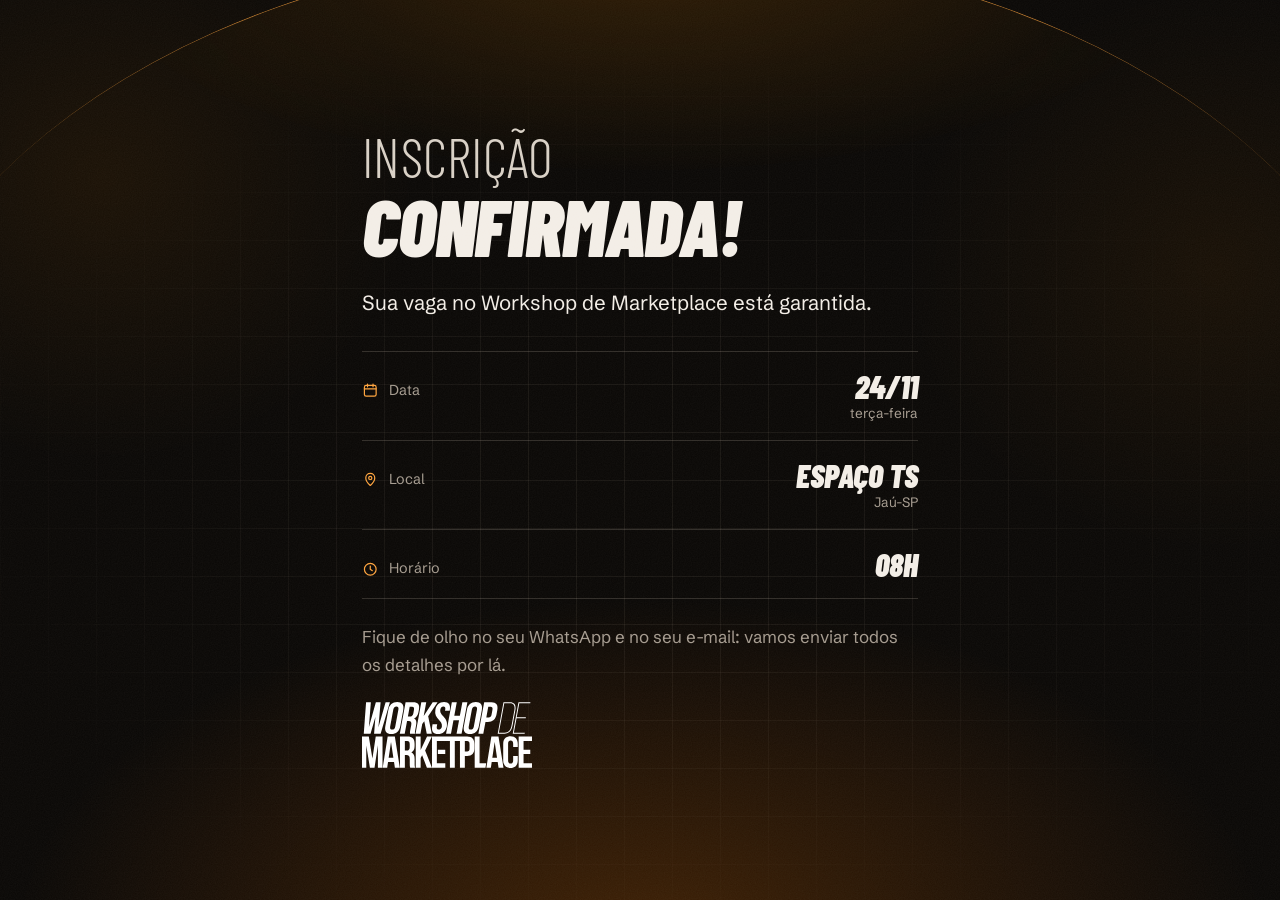
<file: lp1/obrigado/index.html>
<!doctype html>
<html lang="pt-BR">
<head>
  <meta charset="utf-8">
  <meta name="viewport" content="width=device-width, initial-scale=1">
  <title>Inscrição confirmada | Workshop de Marketplace</title>
  <meta name="robots" content="noindex, nofollow">

  <link rel="icon" href="/favicon.ico" sizes="32x32">
  <link rel="icon" href="/favicon.svg" type="image/svg+xml">
  <link rel="apple-touch-icon" href="/apple-touch-icon.png">
  <link rel="manifest" href="/site.webmanifest">
  <meta name="theme-color" content="#0C0A08">

  <link rel="preconnect" href="https://fonts.googleapis.com">
  <link rel="preconnect" href="https://fonts.gstatic.com" crossorigin>
  <link rel="stylesheet" href="https://fonts.googleapis.com/css2?family=Barlow+Condensed:ital,wght@0,200;0,300;0,600;0,800;1,300;1,700;1,900&family=Schibsted+Grotesk:wght@400;500;600;700&display=swap">
  <link rel="stylesheet" href="/lp1/css/style.css?v=20261029b">
</head>
<body>
  <svg width="0" height="0" class="sprite" aria-hidden="true">
    <symbol id="i-cal" viewBox="0 0 24 24"><rect x="3.5" y="5" width="17" height="15.5" rx="2.5" fill="none" stroke="currentColor" stroke-width="1.75"/><path d="M3.5 10h17M8 3v4M16 3v4" stroke="currentColor" stroke-width="1.75" stroke-linecap="round"/></symbol>
    <symbol id="i-pin" viewBox="0 0 24 24"><path d="M12 21s-6.5-6-6.5-11a6.5 6.5 0 0113 0c0 5-6.5 11-6.5 11z" fill="none" stroke="currentColor" stroke-width="1.75" stroke-linejoin="round"/><circle cx="12" cy="10" r="2.3" fill="none" stroke="currentColor" stroke-width="1.75"/></symbol>
    <symbol id="i-clock" viewBox="0 0 24 24"><circle cx="12" cy="12" r="8.5" fill="none" stroke="currentColor" stroke-width="1.75"/><path d="M12 7.5V12l3 2" fill="none" stroke="currentColor" stroke-width="1.75" stroke-linecap="round" stroke-linejoin="round"/></symbol>
  </svg>

  <main>
    <section class="sec sec--grid sec--form thanks">
      <div class="arc arc--low" aria-hidden="true"></div>
      <div class="wrap thanks__in">
        <img class="logo" src="/lp1/img/logo-branco.svg" alt="Workshop de Marketplace" width="781" height="303">

        <h1 class="display">
          <span class="thin">Inscrição</span>
          <span class="bold">confirmada!</span>
        </h1>

        <p class="lead">Sua vaga no Workshop de Marketplace está garantida.</p>

        <dl class="info">
          <div><dt><svg class="ic"><use href="#i-cal"/></svg>Data</dt><dd>24/11 <small>terça-feira</small></dd></div>
          <div><dt><svg class="ic"><use href="#i-pin"/></svg>Local</dt><dd>Espaço TS <small>Jaú-SP</small></dd></div>
          <!-- TODO: confirmar horário e endereço completo -->
          <div><dt><svg class="ic"><use href="#i-clock"/></svg>Horário</dt><dd>08h</dd></div>
        </dl>

        <!-- TODO: próximos passos (link do grupo do WhatsApp, adicionar à agenda etc.) -->
        <p class="thanks__note">Fique de olho no seu WhatsApp e no seu e-mail: vamos enviar todos os detalhes por lá.</p>
      </div>
    </section>
  </main>
  <!-- Pixel/GTM: disparar o evento de conversão (Lead) nesta página. -->
  <style>
    .thanks { min-height: 100dvh; display: grid; align-items: center; border: 0; }
    .thanks__in { max-width: 620px; display: grid; gap: 24px; }
    .thanks .info { margin-top: 8px; }
    .thanks__note { color: var(--muted); }
  </style>
</body>
</html>
</file>
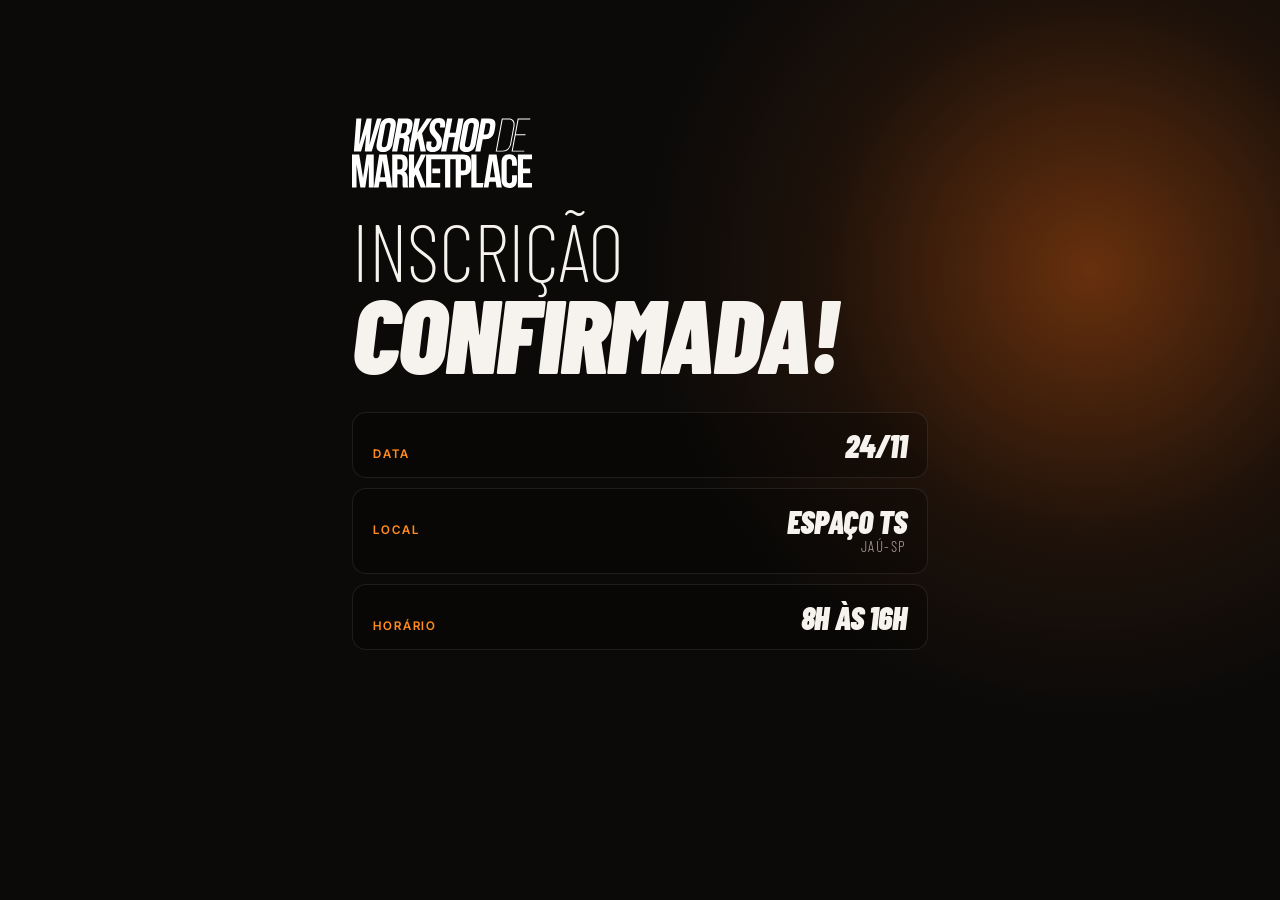
<file: lp2/obrigado/index.html>
<!doctype html>
<html lang="pt-BR">
<head>
  <meta charset="utf-8">
  <meta name="viewport" content="width=device-width, initial-scale=1">
  <title>Inscrição confirmada | Workshop de Marketplace</title>
  <meta name="robots" content="noindex, nofollow">

  <link rel="icon" href="/favicon.ico" sizes="32x32">
  <link rel="icon" href="/favicon.svg" type="image/svg+xml">
  <link rel="apple-touch-icon" href="/apple-touch-icon.png">
  <link rel="manifest" href="/site.webmanifest">
  <meta name="theme-color" content="#0B0A09">

  <link rel="preconnect" href="https://fonts.googleapis.com">
  <link rel="preconnect" href="https://fonts.gstatic.com" crossorigin>
  <link rel="stylesheet" href="https://fonts.googleapis.com/css2?family=Barlow+Condensed:ital,wght@0,200;0,300;0,600;0,800;1,300;1,800;1,900&family=Inter+Tight:wght@400;500;600;700;800&display=swap">
  <link rel="stylesheet" href="/lp2/css/style.css?v=20261029y">
</head>
<body>
  <main>
    <section class="hero hero--thanks">
      <div class="hero__glow" aria-hidden="true"></div>
      <div class="wrap">
        <img class="logo" src="/lp2/img/logo-branco.svg" alt="Workshop de Marketplace" width="781" height="303">

        <h1 class="display">
          <span class="thin">Inscrição</span>
          <span class="bold">confirmada!</span>
        </h1>

        <dl class="info">
          <div><dt>Data</dt><dd>24/11</dd></div>
          <div><dt>Local</dt><dd>Espaço TS <small>Jaú-SP</small></dd></div>
          <div><dt>Horário</dt><dd>8h às 16h</dd></div>
        </dl>

        <!-- TODO: próximos passos (link do grupo do WhatsApp, adicionar à agenda etc.) — texto a definir na copy -->

      </div>
    </section>
  </main>
  <!-- Pixel/GTM: disparar o evento de conversão (Lead) nesta página. -->
</body>
</html>
</file>
<file: lp1/css/style.css>
/* =========================================================
   Workshop de Marketplace · lp1 (lojista / dono de estoque)
   Preto quente, laranja discreto, granulado + grade fina
   ========================================================= */
:root {
  --bg: #0C0A08;
  --bg-2: #110E0B;
  --surface: #17130F;
  --surface-2: #201B16;
  --line: rgba(255, 236, 214, .09);
  --line-2: rgba(255, 236, 214, .16);
  --text: #F3EEE7;
  --muted: #A69C90;
  --dim: #8E8478;
  --paper: #ECE3D4;
  --ink: #17130F;
  --accent: #FF9100;
  --accent-grad: linear-gradient(135deg, #FFAE1A 0%, #FF9100 48%, #FF6B00 100%);
  --accent-hi: #FFA43D;
  --on-accent: #1A1000;
  --ember: rgba(255, 145, 0, .22);
  --error: #FF7A6B;
  --ok: #7FD9A0;

  --display: "Barlow Condensed", "Arial Narrow", sans-serif;
  --body: "Schibsted Grotesk", system-ui, -apple-system, "Segoe UI", Roboto, sans-serif;
  --radius: 14px;
  --gutter: 20px;
  --ease: cubic-bezier(.16, 1, .3, 1);
  color-scheme: dark;
}

*, *::before, *::after { box-sizing: border-box; margin: 0; padding: 0; }

html { scroll-behavior: smooth; scroll-padding-top: 96px; scrollbar-color: #3A322A var(--bg); }

body {
  min-height: 100dvh;
  background: var(--bg);
  color: var(--text);
  font: 400 17px/1.6 var(--body);
  -webkit-font-smoothing: antialiased;
  caret-color: var(--accent);
}
html, body { overflow-x: clip; }

/* Granulado de filme sobre a página inteira */
body::after {
  content: "";
  position: fixed;
  inset: 0;
  z-index: 90;
  pointer-events: none;
  opacity: .07;
  background-image: url("data:image/svg+xml,%3Csvg xmlns='http://www.w3.org/2000/svg' width='180' height='180'%3E%3Cfilter id='n'%3E%3CfeTurbulence type='fractalNoise' baseFrequency='.85' numOctaves='3' stitchTiles='stitch'/%3E%3CfeColorMatrix values='0 0 0 0 1 0 0 0 0 .95 0 0 0 0 .9 0 0 0 .6 0'/%3E%3C/filter%3E%3Crect width='100%25' height='100%25' filter='url(%23n)'/%3E%3C/svg%3E");
}

::selection { background: var(--accent); color: var(--on-accent); }
:focus-visible { outline: 2px solid var(--accent-hi); outline-offset: 3px; border-radius: 4px; }

img, svg, video { display: block; max-width: 100%; height: auto; }
ul, ol { list-style: none; }
a { color: inherit; text-underline-offset: .2em; }
strong, b { font-weight: 600; color: #fff; }
.sprite { position: absolute; }
.ic { width: 1.15em; height: 1.15em; flex: none; }

.wrap { width: 100%; max-width: 1200px; margin-inline: auto; padding-inline: var(--gutter); }
.center { text-align: center; }
.dim { color: var(--dim); }
.sep { display: inline-block; width: 4px; height: 4px; border-radius: 50%; background: currentColor; opacity: .45; margin: 0 .6em .2em; }

/* ---------- Tipografia display (igual aos criativos) ---------- */
.display {
  font-family: var(--display);
  text-transform: uppercase;
  line-height: .92;
  text-wrap: balance;
}
.display span { display: block; }
.display .thin { font-weight: 300; font-size: clamp(2rem, 4.6vw, 3.4rem); letter-spacing: .005em; color: #D9D1C6; }
.display .bold { font-weight: 900; font-style: italic; font-size: clamp(2.6rem, 6.4vw, 5rem); letter-spacing: -.015em; line-height: .96; padding-top: .06em; }
.display em { font-style: italic; color: var(--accent); }
.lead { font-size: clamp(1.1rem, 1.6vw, 1.3rem); line-height: 1.5; color: var(--text); }

/* ---------- Botões ---------- */
.btn {
  display: inline-flex;
  align-items: center;
  justify-content: center;
  gap: 12px;
  min-height: 56px;
  padding: 14px 26px;
  border: 0;
  border-radius: 12px;
  background: var(--accent);
  color: var(--on-accent);
  font: 800 1.2rem/1 var(--display);
  text-transform: uppercase;
  letter-spacing: .04em;
  text-decoration: none;
  cursor: pointer;
  box-shadow: 0 1px 0 rgba(255, 255, 255, .25) inset, 0 14px 30px -14px rgba(0, 0, 0, .8);
  transition: background .25s var(--ease), transform .25s var(--ease);
}
.btn .ic { transition: transform .3s var(--ease); }
.btn:hover { background: var(--accent-hi); transform: translateY(-2px); }
.btn:hover .ic { transform: translateX(4px); }
.btn:active { transform: translateY(0); }
.btn--block { width: 100%; }

/* ---------- Header em pílula (flutua sobre a página) ---------- */
.nav {
  position: sticky;
  top: 12px;
  z-index: 50;
  margin-top: 12px;
  padding-inline: 12px;
}
.nav__pill {
  display: flex;
  align-items: center;
  gap: 16px;
  max-width: 1160px;
  min-height: 60px;
  margin-inline: auto;
  padding: 8px 8px 8px 24px;
  border: 1px solid var(--line-2);
  border-radius: 999px;
  background: rgba(23, 19, 15, .78);
  -webkit-backdrop-filter: blur(14px) saturate(140%);
          backdrop-filter: blur(14px) saturate(140%);
  box-shadow: 0 1px 0 rgba(255, 236, 214, .06) inset, 0 18px 40px -20px rgba(0, 0, 0, .9);
}
.nav__logo { flex: none; display: block; border-radius: 6px; }
.nav__logo img { height: 34px; width: auto; }
.nav__meta {
  display: flex;
  align-items: center;
  justify-content: center;
  gap: 8px;
  flex: 1;
  min-width: 0;
  font-size: .9rem;
  color: var(--muted);
}
.nav__meta li {
  display: flex;
  align-items: center;
  gap: 8px;
  padding: 7px 14px;
  border-radius: 999px;
  background: rgba(255, 236, 214, .05);
  white-space: nowrap;
}
.nav__meta .ic { color: var(--accent-hi); width: 1.05em; height: 1.05em; }
.nav__meta b { color: var(--text); }
.nav__cta {
  flex: none;
  display: inline-flex;
  align-items: center;
  gap: 8px;
  min-height: 44px;
  padding: 0 20px;
  border-radius: 999px;
  background: var(--accent);
  color: var(--on-accent);
  font: 800 1.05rem/1 var(--display);
  text-transform: uppercase;
  letter-spacing: .04em;
  text-decoration: none;
  transition: background .25s var(--ease);
}
.nav__cta .ic { transition: transform .3s var(--ease); }
.nav__cta:hover { background: var(--accent-hi); }
.nav__cta:hover .ic { transform: translateX(3px); }

/* =========================================================
   HERO
   ========================================================= */
.hero { position: relative; padding: 24px 0 48px; isolation: isolate; }
.hero__bg {
  position: absolute;
  inset: 0;
  z-index: -1;
  background:
    radial-gradient(60% 55% at 78% 30%, rgba(255, 145, 0, .13), transparent 70%),
    linear-gradient(var(--line) 1px, transparent 1px) 0 0 / 64px 64px,
    linear-gradient(90deg, var(--line) 1px, transparent 1px) 0 0 / 64px 64px;
  -webkit-mask-image: radial-gradient(90% 80% at 60% 35%, #000 30%, transparent 80%);
          mask-image: radial-gradient(90% 80% at 60% 35%, #000 30%, transparent 80%);
}
.hero__grid { display: grid; gap: 28px; align-items: center; }
.hero__copy { display: contents; }
.logo { order: 1; width: 150px; }
.hero__title { order: 2; }
.hero__title .thin { font-size: clamp(1.55rem, 3vw, 2.35rem); line-height: 1; color: #CFC6BA; margin-bottom: .18em; }
/* Duas linhas fixas: "você já está dentro" / "do workshop!" */
.hero__title .bold { font-size: clamp(1.75rem, 10.2vw, 4.6rem); white-space: nowrap; }
/* Marcador inclinado atrás de "workshop" */
.hero__title .mark {
  position: relative;
  z-index: 0;
  display: inline-block;
  padding: 0 .24em 0 .16em;
  margin: 0 -.04em 0 .06em;
  color: #fff;
  text-shadow: 0 .03em 0 rgba(120, 40, 0, .55), 0 .05em .14em rgba(90, 30, 0, .45);
}
/* Faixa inclinada no mesmo ângulo do itálico, com brilho no topo e sombra embaixo */
.hero__title .mark::before {
  content: "";
  position: absolute;
  z-index: -1;
  inset: -.05em -.02em -.06em -.02em;
  background: var(--accent-grad);
  border-radius: .07em;
  transform: rotate(-1deg) skewX(-12deg);
  box-shadow: inset 0 .05em 0 rgba(255, 236, 200, .45), inset 0 -.06em 0 rgba(120, 40, 0, .25), 0 .14em .28em -.1em rgba(0, 0, 0, .8);
}
.js .hero__title .mark::before { animation: swipe .9s .35s var(--ease) both; transform-origin: left center; }
@keyframes swipe { from { clip-path: inset(0 100% 0 0); } to { clip-path: inset(0 0 0 0); } }
.hero__stage { order: 3; }
.hero__text { order: 4; color: var(--muted); max-width: 58ch; }
.ticks { order: 5; display: grid; gap: 10px; }
.hero__copy > .btn { order: 6; justify-self: start; }

.ticks li { display: flex; align-items: flex-start; gap: 12px; font-weight: 500; }
.ticks .ic { margin-top: .22em; color: var(--accent-hi); }

/* Palco: foto + arco de luz + marcas flutuando */
.hero__stage { position: relative; width: 100%; max-width: 560px; justify-self: center; padding: 18px 26px 0; }
.arc {
  position: absolute;
  left: -30%;
  right: -30%;
  top: 4%;
  aspect-ratio: 2 / 1;
  border-radius: 50% 50% 0 0 / 100% 100% 0 0;
  border-top: 1.5px solid rgba(255, 164, 61, .75);
  background: radial-gradient(50% 70% at 50% 0%, var(--ember), transparent 75%);
  -webkit-mask-image: linear-gradient(90deg, transparent, #000 25%, #000 75%, transparent);
          mask-image: linear-gradient(90deg, transparent, #000 25%, #000 75%, transparent);
  pointer-events: none;
  z-index: -1;
}
.hero__photo {
  position: relative;
  aspect-ratio: 4 / 5;
  border-radius: 28px 28px 0 0;
  overflow: hidden;
  -webkit-mask-image: linear-gradient(transparent, #000 16%, #000 72%, transparent);
          mask-image: linear-gradient(transparent, #000 16%, #000 72%, transparent);
}
.hero__photo img { width: 100%; height: 100%; object-fit: cover; object-position: 100% 0; }
/* Leve aquecimento da foto para casar com o fundo */
.hero__photo::after {
  content: "";
  position: absolute;
  inset: 0;
  background: linear-gradient(200deg, rgba(255, 145, 0, .22), rgba(12, 10, 8, .15) 60%);
  mix-blend-mode: soft-light;
}

.brands { position: absolute; inset: 0; pointer-events: none; }
.brand {
  position: absolute;
  display: block;
  padding: 12px 16px;
  border-radius: 16px;
  background: #F7F2EA;
  border: 1px solid rgba(255, 255, 255, .7);
  box-shadow: 0 1px 0 #fff inset, 0 18px 36px -14px rgba(0, 0, 0, .75), 0 4px 10px -4px rgba(0, 0, 0, .5);
  animation: float 7s ease-in-out infinite;
}
.brand img { height: 100%; width: auto; max-width: none; }
.brand--ml { top: 20%; left: -2%; height: 64px; --r: -6deg; }
.brand--sh { top: 34%; right: -1%; height: 76px; padding: 12px; --r: 5deg; animation-delay: -2.2s; }
.brand--am { top: 62%; left: 1%; height: 58px; padding: 16px 18px 10px; --r: 4deg; animation-delay: -4.1s; }
.brand--se { top: 9%; right: 8%; height: 46px; padding: 14px 18px; --r: -3deg; animation-delay: -1.3s; }
@keyframes float {
  0%, 100% { transform: translateY(0) rotate(var(--r)); }
  50% { transform: translateY(-10px) rotate(calc(var(--r) * -.4)); }
}

.ticket {
  position: absolute;
  right: 4%;
  bottom: 9%;
  display: grid;
  gap: 2px;
  padding: 14px 18px 12px;
  border-radius: 14px;
  background: var(--surface);
  border: 1px solid var(--line-2);
  box-shadow: 0 20px 40px -18px rgba(0, 0, 0, .9);
  font-size: .82rem;
  color: var(--muted);
}
.ticket::before { content: ""; position: absolute; top: -1px; left: 18px; width: 36px; height: 3px; border-radius: 0 0 3px 3px; background: var(--accent); }
.ticket__k { font-size: .7rem; text-transform: uppercase; letter-spacing: .14em; color: var(--accent-hi); font-weight: 600; }
.ticket strong { font: 900 italic 2.4rem/1 var(--display); color: var(--text); }

/* Entrada do hero: o único momento coreografado da página */
.js .hero__photo { animation: rise 1.2s var(--ease) both; }
.js .brand { animation: pop .9s var(--ease) both, float 7s ease-in-out infinite; }
.js .brand--se { animation-delay: .45s, -1.3s; }
.js .brand--ml { animation-delay: .6s, 0s; }
.js .brand--sh { animation-delay: .75s, -2.2s; }
.js .brand--am { animation-delay: .9s, -4.1s; }
.js .ticket { animation: pop .9s 1.05s var(--ease) both; }
@keyframes rise { from { opacity: 0; transform: translateY(24px) scale(.98); filter: blur(6px); } }
@keyframes pop { from { opacity: 0; transform: translateY(16px) scale(.85); } }

/* =========================================================
   Faixas cruzadas
   ========================================================= */
.tapes { position: relative; z-index: 2; display: grid; align-items: center; height: 150px; margin-block: -56px -24px; overflow: hidden; }
.tape {
  width: 120%;
  margin-left: -10%;
  padding: 16px 0;
  overflow: hidden;
  transform: rotate(-2deg);
  background: var(--accent-grad);
  color: var(--on-accent);
  font: 800 italic 1.5rem/1 var(--display);
  text-transform: uppercase;
  letter-spacing: .03em;
  box-shadow: inset 0 1px 0 rgba(255, 236, 200, .55), inset 0 -1px 0 rgba(120, 40, 0, .3), 0 18px 34px -16px rgba(0, 0, 0, .95);
}
.tape__track { display: flex; align-items: center; gap: 26px; width: max-content; animation: marquee 70s linear infinite; }
.tape__track span { white-space: nowrap; }
.tape__track .ic { width: .7em; height: .7em; color: var(--on-accent); opacity: .5; }
@keyframes marquee { to { transform: translateX(-50%); } }

/* =========================================================
   Seções
   ========================================================= */
.sec { position: relative; padding: clamp(72px, 10vw, 128px) 0; }
/* Grade fina (papel milimetrado) */
.sec--grid::before {
  content: "";
  position: absolute;
  inset: 0;
  z-index: -1;
  background:
    linear-gradient(var(--line) 1px, transparent 1px) 0 0 / 40px 40px,
    linear-gradient(90deg, var(--line) 1px, transparent 1px) 0 0 / 40px 40px;
  -webkit-mask-image: linear-gradient(transparent, #000 18%, #000 82%, transparent);
          mask-image: linear-gradient(transparent, #000 18%, #000 82%, transparent);
  opacity: .7;
}
.sec, .sec > .wrap { isolation: isolate; }

/* ---------- Mercado ---------- */
.objection { max-width: 960px; margin: 0 auto clamp(48px, 7vw, 88px); text-align: center; }
.objection p {
  font: 300 italic clamp(2rem, 5vw, 3.9rem)/1 var(--display);
  text-transform: uppercase;
  color: #D9D1C6;
  text-wrap: balance;
}
.objection em { font-weight: 900; color: var(--text); }

.market { display: grid; gap: 48px; align-items: end; }
.market__chart {
  position: relative;
  display: grid;
  grid-template-columns: 1fr 1fr;
  gap: 18px;
  grid-template-rows: minmax(0, 1fr) auto;
  align-items: stretch;
  height: 380px;
  padding: 32px 24px 0;
  border: 1px solid var(--line-2);
  border-radius: 22px;
  background: linear-gradient(var(--bg-2), var(--bg));
}
.market__chart::before { content: ""; position: absolute; top: -1px; left: 24px; width: 44px; height: 3px; border-radius: 0 0 3px 3px; background: var(--accent); }
.bar { display: flex; flex-direction: column-reverse; height: 100%; }
.bar b { text-align: center; padding: 12px 0 14px; font: 700 1.1rem/1 var(--display); color: var(--muted); letter-spacing: .06em; }
.bar i {
  position: relative;
  display: block;
  height: var(--h);
  margin-top: auto;
  border-radius: 10px 10px 0 0;
  transition: height 1.4s var(--ease);
}
.bar--a i { background: var(--surface-2); border: 1px solid var(--line-2); border-bottom: 0; }
.bar--b i { background: var(--accent); }
.bar--b b { color: var(--text); }
.bar i span {
  position: absolute;
  left: 0;
  right: 0;
  top: 14px;
  text-align: center;
  font: 900 italic clamp(2.2rem, 5vw, 3.2rem)/1 var(--display);
  color: var(--on-accent);
}
.js .market__chart:not(.is-in) .bar i { height: 6%; }
.js .market__chart .bar--b i { transition-delay: .25s; }
.market__chart { row-gap: 0; }
.market__cap { grid-column: 1 / -1; order: 3; text-align: center; padding: 12px 0 16px; border-top: 1px solid var(--line); font-size: .78rem; color: var(--dim); }

.market__text { display: grid; gap: 24px; justify-items: start; }
.market__text > p:not(.lead) { color: var(--muted); max-width: 60ch; }
.figures { display: grid; grid-template-columns: 1fr 1fr; gap: 18px; width: 100%; }
.figures div { position: relative; display: flex; flex-direction: column-reverse; gap: 6px; padding-top: 18px; border-top: 1px solid var(--line-2); }
.figures div::before { content: ""; position: absolute; top: -2px; left: 0; width: 28px; height: 3px; background: var(--accent); }
.figures dd { font: 900 italic clamp(2.6rem, 6vw, 4.4rem)/.9 var(--display); }
.figures dd small { font-size: clamp(1.15rem, 2vw, 1.5rem); font-weight: 700; color: var(--muted); }
.figures dt { font-size: .85rem; color: var(--muted); line-height: 1.4; }

/* ---------- Depoimento ---------- */
.sec--voice { background: radial-gradient(70% 60% at 50% 100%, rgba(255, 145, 0, .08), transparent 70%), var(--bg-2); border-block: 1px solid var(--line); }
.voice { display: grid; gap: 40px; justify-items: center; text-align: center; }
.video { width: 100%; max-width: 920px; }
.video__btn, .video iframe {
  position: relative;
  display: block;
  width: 100%;
  aspect-ratio: 16 / 9;
  border: 1px solid var(--line-2);
  border-radius: 24px;
  overflow: hidden;
  background: var(--surface);
  cursor: pointer;
}
.video__btn img { width: 100%; height: 100%; object-fit: cover; filter: saturate(.85) brightness(.7); transition: transform .8s var(--ease), filter .5s; }
.video__btn::after { content: ""; position: absolute; inset: 0; background: linear-gradient(transparent 40%, rgba(12, 10, 8, .85)); }
.video__btn:hover img { transform: scale(1.03); filter: saturate(1) brightness(.8); }
.video__play {
  position: absolute;
  inset: 0;
  margin: auto;
  z-index: 1;
  display: grid;
  place-items: center;
  width: 88px;
  height: 88px;
  border-radius: 50%;
  background: var(--accent);
  color: var(--on-accent);
  box-shadow: 0 0 0 10px rgba(243, 238, 231, .08), 0 20px 40px -16px rgba(0, 0, 0, .9);
  transition: transform .3s var(--ease);
}
.video__play .ic { width: 30px; height: 30px; margin-left: 4px; }
.video__btn:hover .video__play { transform: scale(1.08); }
.video__label { position: absolute; left: 24px; bottom: 20px; z-index: 1; font: 300 1.5rem/1 var(--display); text-transform: uppercase; color: var(--text); }
.video__label strong { font-weight: 900; font-style: italic; }
.video__soon { display: none; position: absolute; right: 18px; top: 18px; z-index: 1; padding: 6px 12px; border-radius: 99px; background: rgba(12, 10, 8, .8); border: 1px solid var(--line-2); font-size: .78rem; color: var(--muted); }
.video__btn.is-empty { cursor: default; }
.video__btn.is-empty .video__soon { display: block; }

/* ---------- O que você vai aprender ---------- */
.learn__head { display: grid; gap: 20px; margin-bottom: clamp(40px, 6vw, 72px); text-align: center; }
/* Cards em vidro (glassmorphism) */
.modules { display: grid; gap: 18px; }
.module {
  position: relative;
  display: grid;
  align-content: start;
  gap: 10px;
  padding: 32px 28px 36px;
  overflow: hidden;
  isolation: isolate;
  border: 1px solid rgba(255, 236, 214, .14);
  border-radius: 22px;
  background: linear-gradient(145deg, rgba(255, 236, 214, .09), rgba(255, 236, 214, .02) 55%);
  -webkit-backdrop-filter: blur(18px) saturate(150%);
          backdrop-filter: blur(18px) saturate(150%);
  box-shadow: inset 0 1px 0 rgba(255, 255, 255, .1), 0 18px 40px -22px rgba(0, 0, 0, .8);
  transition: transform .45s var(--ease), border-color .4s var(--ease), box-shadow .4s var(--ease), background .4s var(--ease);
}
/* brilho laranja no canto, como o gráfico decorativo do card de referência */
.module::after {
  content: "";
  position: absolute;
  z-index: -1;
  right: -70px;
  bottom: -70px;
  width: 220px;
  height: 220px;
  border-radius: 50%;
  background: radial-gradient(circle, rgba(255, 145, 0, .34), transparent 68%);
  opacity: .55;
  transition: transform .5s var(--ease), opacity .4s var(--ease);
}
.module::before {
  content: "";
  position: absolute;
  top: 0;
  left: 28px;
  width: 32px;
  height: 3px;
  border-radius: 0 0 3px 3px;
  background: var(--accent);
  transform-origin: left;
  transform: scaleX(.4);
  opacity: .5;
  transition: transform .5s var(--ease), opacity .3s;
}
.module:hover {
  transform: translateY(-4px);
  border-color: rgba(255, 164, 61, .45);
  background: linear-gradient(145deg, rgba(255, 236, 214, .13), rgba(255, 236, 214, .04) 55%);
  box-shadow: inset 0 1px 0 rgba(255, 255, 255, .16), 0 26px 50px -22px rgba(0, 0, 0, .9);
}
.module:hover::after, .module--on::after { transform: scale(1.25); opacity: 1; }
.module:hover::before, .module--on::before { transform: scaleX(1); opacity: 1; }
.module__n { font: 800 3.4rem/1 var(--display); color: transparent; -webkit-text-stroke: 1px rgba(255, 236, 214, .32); margin-bottom: 8px; }
.module__tag { font-size: .74rem; font-weight: 600; text-transform: uppercase; letter-spacing: .16em; color: var(--accent-hi); }
.module h3 { font: 800 italic 1.85rem/1 var(--display); text-transform: uppercase; }
.module p:last-child { color: var(--muted); font-size: .98rem; }
.module--on { border-color: rgba(255, 164, 61, .4); }
.module--on .module__n { -webkit-text-stroke-color: var(--accent); }

/* ---------- Palestrante ---------- */
.sec--speaker { background: var(--bg-2); border-block: 1px solid var(--line); }
.speaker { display: grid; gap: 48px; align-items: center; }
.speaker__photo { position: relative; max-width: 520px; }
.speaker__photo img { width: 100%; aspect-ratio: 1; object-fit: cover; border-radius: 24px; filter: saturate(.9) contrast(1.03); }
.speaker__photo::before {
  content: "";
  position: absolute;
  inset: 18px -18px -18px 18px;
  z-index: -1;
  border: 1px solid var(--line-2);
  border-radius: 24px;
  background:
    linear-gradient(var(--line) 1px, transparent 1px) 0 0 / 22px 22px,
    linear-gradient(90deg, var(--line) 1px, transparent 1px) 0 0 / 22px 22px;
}
.speaker__photo figcaption {
  position: absolute;
  left: 18px;
  bottom: 18px;
  display: flex;
  align-items: baseline;
  gap: 8px;
  padding: 10px 16px;
  border-radius: 12px;
  background: var(--paper);
  color: var(--ink);
  font-size: .85rem;
  font-weight: 500;
  box-shadow: 0 16px 30px -14px rgba(0, 0, 0, .9);
}
.speaker__photo figcaption b { font: 900 italic 1.9rem/1 var(--display); color: var(--ink); }
.speaker__text { display: grid; gap: 20px; }
.speaker__name .bold { white-space: nowrap; font-size: clamp(1.9rem, 9vw, 4rem); }
.speaker__text p { color: var(--muted); max-width: 64ch; }
.creds { display: flex; flex-wrap: wrap; gap: 8px; margin-top: 6px; }
.creds li { padding: 8px 14px; border: 1px solid var(--line-2); border-radius: 99px; font-size: .85rem; font-weight: 500; }

/* ---------- Simulador ---------- */
.sim__head { display: grid; gap: 16px; margin-bottom: clamp(36px, 5vw, 56px); }
.sim__head { text-align: center; }
.sim {
  position: relative;
  display: grid;
  border: 1px solid var(--line-2);
  border-radius: 24px;
  overflow: hidden;
  background: var(--surface);
}
.sim__in { padding: 28px 24px; display: grid; gap: 16px; align-content: start; }
.sim__title { font: 800 italic 1.3rem/1 var(--display); text-transform: uppercase; margin-top: 8px; }
.field { display: grid; gap: 6px; font-size: .9rem; color: var(--muted); }
.field input, .form input {
  width: 100%;
  padding: 14px 16px;
  border: 1px solid var(--line-2);
  border-radius: 10px;
  background: var(--bg);
  color: var(--text);
  font: 500 1rem/1.2 var(--body);
  font-variant-numeric: tabular-nums;
  transition: border-color .2s;
}
.field input:hover, .form input:hover { border-color: rgba(255, 236, 214, .28); }
.field input:focus-visible, .form input:focus-visible { outline: 2px solid var(--accent); outline-offset: 1px; border-color: transparent; }
.range { display: grid; gap: 8px; font-size: .9rem; color: var(--muted); }
.range span { display: flex; justify-content: space-between; gap: 8px; }
.range output { color: var(--text); font-weight: 600; font-variant-numeric: tabular-nums; }
.range input {
  --p: 30%;
  width: 100%;
  height: 28px;
  background: transparent;
  -webkit-appearance: none;
  appearance: none;
  cursor: pointer;
}
.range input::-webkit-slider-runnable-track {
  height: 6px;
  border-radius: 99px;
  background: linear-gradient(90deg, var(--accent-hi) 0 var(--p), rgba(255, 236, 214, .12) var(--p) 100%);
}
.range input::-moz-range-track { height: 6px; border-radius: 99px; background: rgba(255, 236, 214, .12); }
.range input::-moz-range-progress { height: 6px; border-radius: 99px; background: var(--accent-hi); }
.range input::-webkit-slider-thumb {
  -webkit-appearance: none;
  width: 22px; height: 22px; margin-top: -8px;
  border-radius: 50%;
  background: var(--paper);
  border: 3px solid var(--accent);
  box-shadow: 0 2px 10px rgba(0, 0, 0, .5);
  transition: transform .2s var(--ease);
}
.range input::-moz-range-thumb {
  width: 16px; height: 16px;
  border-radius: 50%;
  background: var(--paper);
  border: 3px solid var(--accent);
  box-shadow: 0 2px 10px rgba(0, 0, 0, .5);
}
.range input:hover::-webkit-slider-thumb, .range input:active::-webkit-slider-thumb { transform: scale(1.15); }
.range input:focus-visible { outline: 2px solid var(--accent); outline-offset: 4px; border-radius: 99px; }
.range output {
  padding: 2px 10px;
  border-radius: 99px;
  background: rgba(255, 150, 20, .14);
  color: var(--accent-hi);
}
.field input[type="number"] { -moz-appearance: textfield; appearance: textfield; }
.field input::-webkit-outer-spin-button, .field input::-webkit-inner-spin-button { -webkit-appearance: none; margin: 0; }
.sim__title + .field, .sim__title + .range { margin-top: 2px; }
.sim__title:not(:first-child) { margin-top: 18px; padding-top: 22px; border-top: 1px solid var(--line-2); }
.total { overflow: hidden; }
.total__pct {
  position: absolute; top: 14px; right: 14px;
  padding: 3px 9px;
  border-radius: 99px;
  background: var(--ink);
  color: var(--accent-hi);
  font: 700 .78rem/1.3 var(--body);
  font-style: normal;
  font-variant-numeric: tabular-nums;
}

.sim__out { padding: 28px 24px; background: var(--bg-2); border-top: 1px solid var(--line-2); display: grid; gap: 22px; align-content: start; }
.sim__totals { display: grid; grid-template-columns: 1fr 1fr; gap: 10px; }
.total { position: relative; padding: 18px 16px; border-radius: var(--radius); border: 1px solid var(--line-2); background: var(--surface); }
.total span { display: block; font-size: .76rem; text-transform: uppercase; letter-spacing: .1em; color: var(--muted); margin-bottom: 8px; }
.total b { font: 900 italic clamp(1.7rem, 4.5vw, 2.6rem)/1 var(--display); white-space: nowrap; font-variant-numeric: tabular-nums; }
.total--on { background: var(--paper); border-color: var(--paper); }
.total--on span { color: #5E554A; }
.total--on b { color: var(--ink); }
.bars { display: grid; gap: 14px; }
.bars li { display: grid; grid-template-columns: 96px 1fr auto; align-items: center; gap: 12px; font-size: .88rem; color: var(--muted); }
.bars i { height: 10px; border-radius: 99px; background: rgba(255, 236, 214, .07); overflow: hidden; }
.bars em { display: block; height: 100%; width: 0; border-radius: inherit; background: var(--accent); transition: width .5s var(--ease); }
.bars b { font-weight: 600; white-space: nowrap; font-variant-numeric: tabular-nums; }
.sim__year {
  display: grid; gap: 4px;
  padding: 18px 20px;
  border-radius: var(--radius);
  border: 1px solid rgba(255, 150, 20, .35);
  background: linear-gradient(135deg, rgba(255, 170, 30, .14), rgba(255, 110, 0, .04));
}
.sim__year small { font-size: .88rem; color: var(--muted); }
.sim__year b { font: 900 italic clamp(1.9rem, 4.5vw, 2.6rem)/1.05 var(--display); color: var(--accent-hi); font-variant-numeric: tabular-nums; }
.sim__note { font-size: .8rem; color: var(--dim); }

/* ---------- Inscrição ---------- */
.sec--form { overflow: hidden; border-top: 1px solid var(--line); }
.arc--low { top: -6%; left: -10%; right: -10%; aspect-ratio: 3 / 1; z-index: -1; opacity: .8; }
.signup { display: grid; gap: 40px; align-items: center; }
.info { display: grid; gap: 0; margin-top: 32px; border-top: 1px solid var(--line-2); }
.info div {
  display: flex;
  align-items: baseline;
  justify-content: space-between;
  gap: 16px;
  padding: 18px 0;
  border-bottom: 1px solid var(--line-2);
}
.info dt { display: flex; align-items: center; gap: 10px; color: var(--muted); font-size: .9rem; }
.info dt .ic { color: var(--accent-hi); align-self: center; }
.info dd { font: 900 italic 2rem/1 var(--display); text-transform: uppercase; text-align: right; }
.info small { display: block; margin-top: 4px; font: 400 .85rem/1.2 var(--body); text-transform: none; color: var(--muted); }

.form {
  position: relative;
  display: grid;
  gap: 8px;
  padding: 32px 24px;
  border-radius: 24px;
  background: var(--surface);
  border: 1px solid var(--line-2);
  box-shadow: 0 40px 80px -40px rgba(0, 0, 0, .95);
}
.form::before { content: ""; position: absolute; top: -1px; left: 28px; width: 56px; height: 3px; border-radius: 0 0 3px 3px; background: var(--accent); }
.form__title { font: 900 italic 2.2rem/1 var(--display); text-transform: uppercase; margin-bottom: 8px; }
.form label { font-weight: 500; font-size: .9rem; margin-top: 8px; color: var(--muted); }
.form input::placeholder { color: #8C8276; }
.form .btn { margin-top: 18px; }
.form .btn:disabled { opacity: .6; cursor: wait; transform: none; }
.form-status { min-height: 1.6em; color: var(--muted); font-size: .9rem; }
.form-status[data-state="error"] { color: var(--error); }
.form-status[data-state="ok"] { color: var(--ok); }
.form__lock { display: flex; align-items: center; justify-content: center; gap: 8px; font-size: .82rem; color: var(--dim); }

/* Honeypot fora da tela (display:none é ignorado por alguns bots) */
.hp { position: absolute; left: -9999px; width: 1px; height: 1px; overflow: hidden; }

/* ---------- Rodapé ---------- */
.footer { padding: 48px 0 120px; border-top: 1px solid var(--line); }
.footer__in { display: grid; justify-items: center; gap: 10px; text-align: center; font-size: .9rem; }
.footer img { width: 130px; margin-bottom: 8px; opacity: .9; }

/* ---------- CTA fixo no celular ---------- */
.mcta {
  position: fixed;
  left: 12px;
  right: 12px;
  bottom: 12px;
  z-index: 60;
  display: flex;
  align-items: center;
  justify-content: center;
  min-height: 56px;
  border-radius: 12px;
  background: var(--accent);
  color: var(--on-accent);
  font: 800 1.2rem/1 var(--display);
  text-transform: uppercase;
  letter-spacing: .04em;
  text-decoration: none;
  box-shadow: 0 18px 40px -12px rgba(0, 0, 0, .9);
  transform: translateY(150%);
  transition: transform .4s var(--ease);
}
.mcta.is-on { transform: none; }

/* ---------- Entrada ao rolar (discreta) ---------- */
.js .reveal { opacity: 0; transform: translateY(18px); transition: opacity .9s var(--ease), transform .9s var(--ease); }
.js .reveal.is-in { opacity: 1; transform: none; }
.js .modules .module:nth-child(3n+2) { transition-delay: .08s; }
.js .modules .module:nth-child(3n) { transition-delay: .16s; }

/* =========================================================
   Responsivo
   ========================================================= */
@media (max-width: 479px) {
  .nav__meta .nav__loc { display: none; }
  .nav__pill { gap: 10px; padding-left: 16px; min-height: 54px; }
  .nav__logo img { height: 28px; }
  .nav__meta li { padding: 6px 10px; font-size: .82rem; }
  .nav__cta { padding: 0 14px; min-height: 40px; font-size: .95rem; }
  .nav__cta .ic { display: none; }
  .brand--ml { height: 50px; padding: 10px 12px; }
  .brand--sh { height: 60px; padding: 10px; }
  .brand--am { height: 46px; padding: 12px 14px 8px; }
  .brand--se { height: 38px; padding: 11px 14px; }
  .ticket { padding: 10px 14px 9px; }
  .ticket strong { font-size: 1.9rem; }
  .tape { font-size: 1.15rem; padding: 12px 0; }
  .tapes { height: 120px; }
  .figures { grid-template-columns: 1fr; }
  .market__chart { height: 320px; }
}

@media (max-width: 859px) {
  .nav__meta .nav__loc { display: none; }
}

@media (min-width: 720px) {
  :root { --gutter: 32px; }
  .modules { grid-template-columns: 1fr 1fr; }
}

@media (min-width: 1024px) {
  .hero { padding: 12px 0 56px; }
  .hero__grid { grid-template-columns: 1.08fr .92fr; gap: 40px; min-height: min(700px, calc(100dvh - 96px)); }
  .hero__copy { display: grid; gap: 22px; align-content: center; justify-items: start; }
  .hero__title .bold { font-size: clamp(2.6rem, 6vw, 4.6rem); }
  .logo { width: 170px; }
  .hero__stage { max-width: 520px; padding: 12px 36px 0; }

  .market { grid-template-columns: .9fr 1.1fr; gap: 72px; align-items: center; }
  .market__chart { height: 460px; padding: 40px 36px 0; gap: 0 28px; }

  .modules { grid-template-columns: repeat(3, 1fr); }
  .module { padding: 40px 36px 44px; }
  .module::before { left: 36px; }

  .speaker { grid-template-columns: .9fr 1.1fr; gap: 88px; }

  .sim { grid-template-columns: 1fr 1.1fr; }
  .sim__in, .sim__out { padding: 40px; }
  .sim__out { border-top: 0; border-left: 1px solid var(--line-2); }

  .signup { grid-template-columns: 1fr 1fr; gap: 88px; }
  .form { padding: 44px 40px; }

  .footer { padding-bottom: 48px; }
  .mcta { display: none; }
}

@media (prefers-reduced-motion: reduce) {
  *, *::before, *::after { animation: none !important; transition: none !important; scroll-behavior: auto !important; }
  .js .reveal { opacity: 1; transform: none; }
  .js .market__chart:not(.is-in) .bar i { height: var(--h); }
}

/* =========================================================
   Hero com banner (hero-workshop.webp, fundo preto, pessoas à direita)
   O palco corta a parte preta vazia da esquerda da foto e tem
   proporção fixa, então as marcas ficam em % da própria foto.
   ========================================================= */
.hero__stage { aspect-ratio: 5 / 4; padding: 0; max-width: 560px; }
.hero__banner {
  position: absolute;
  inset: 0;
  z-index: -1;
  width: 100%;
  height: 100%;
  max-width: none;
  object-fit: cover;
  object-position: 76% 0;
  -webkit-mask-image: linear-gradient(transparent, #000 16%, #000 72%, transparent);
          mask-image: linear-gradient(transparent, #000 16%, #000 72%, transparent);
}
.js .hero__banner { animation: rise 1.4s var(--ease) both; }

.brand--ml { top: 40%; left: -2%; right: auto; }
.brand--se { top: 3%; left: 58%; right: auto; }
.brand--sh { top: 26%; right: -1%; left: auto; }
.brand--am { top: 80%; left: 26%; right: auto; }
.ticket { right: 2%; bottom: 2%; }

@media (min-width: 1024px) {
  .hero { min-height: min(920px, 100dvh); display: grid; align-items: center; margin-top: -84px; padding-top: 108px; overflow: hidden; }
  .hero__grid { min-height: 0; }
  .hero__copy { position: relative; z-index: 1; }
  .hero__stage {
    position: absolute;
    right: 0;
    bottom: 0;
    width: min(57%, 1200px);
    max-width: none;
    aspect-ratio: 3 / 2;
  }
  .hero__banner {
    object-position: right top;
    -webkit-mask-image: linear-gradient(90deg, transparent, #000 14%), linear-gradient(transparent, #000 12%, #000 80%, transparent);
            mask-image: linear-gradient(90deg, transparent, #000 14%), linear-gradient(transparent, #000 12%, #000 80%, transparent);
    -webkit-mask-composite: source-in;
            mask-composite: intersect;
  }
  .brand--ml { top: 60%; left: 4%; }
  .brand--se { top: 6%; left: 50%; }
  .brand--sh { top: 46%; right: 3%; }
  .brand--am { top: 78%; left: 32%; }
  .ticket { display: none; }
}

/* Hero em preto puro, igual ao fundo do banner; o rodapé dela
   dissolve no preto quente do resto da página. */
.hero { background: #000; margin-top: -84px; padding-top: 108px; }
.hero__bg { display: none; }
.hero::after {
  content: "";
  position: absolute;
  left: 0;
  right: 0;
  bottom: 0;
  z-index: -1;
  height: 140px;
  background: linear-gradient(rgba(0, 0, 0, 0), var(--bg));
  pointer-events: none;
}

/* Laranja #FFA300 com degradê nos preenchimentos (textos ficam sólidos) */
.btn, .nav__cta, .mcta, .video__play, .bars em, .bar--b i {
  background: var(--accent-grad);
}
.btn:hover, .nav__cta:hover { background: var(--accent-grad); filter: brightness(1.07) saturate(1.05); }
.btn, .nav__cta { transition: filter .25s var(--ease), transform .25s var(--ease); }
.module::before, .figures div::before, .market__chart::before, .form::before, .ticket::before { background: var(--accent-grad); }

/* Respiro entre "você já está dentro" e a linha com a faixa do "workshop" */
.hero__title .bold > span + span { margin-top: .14em; }

/* Respiro da coluna de texto da hero cresce com a tela */
@media (min-width: 1024px) {
  .hero__copy { gap: clamp(22px, 1.9vw, 40px); }
  .hero__title { margin-bottom: clamp(0px, .6vw, 12px); }
  .ticks { gap: clamp(10px, .8vw, 16px); }
  .hero__copy > .btn { margin-top: clamp(4px, .8vw, 16px); }
}
@media (min-width: 1600px) {
  .hero__text { font-size: 1.12rem; max-width: 56ch; }
  .ticks li { font-size: 1.05rem; }
  .hero__copy > .btn { min-height: 62px; padding-inline: 30px; font-size: 1.3rem; }
}

/* Números de mercado em cards de vidro fosco */
.figures { gap: 14px; }
.figures div {
  gap: 10px;
  padding: 22px 22px 20px;
  border: 1px solid var(--line-2);
  border-top-color: rgba(255, 236, 214, .22);
  border-radius: 18px;
  overflow: hidden;
  background:
    radial-gradient(120% 90% at 100% 0%, rgba(255, 145, 0, .16), transparent 60%),
    linear-gradient(160deg, rgba(255, 236, 214, .08), rgba(255, 236, 214, .015) 65%);
  -webkit-backdrop-filter: blur(16px) saturate(140%);
          backdrop-filter: blur(16px) saturate(140%);
  box-shadow: inset 0 1px 0 rgba(255, 236, 214, .1), 0 24px 48px -28px rgba(0, 0, 0, .9);
}
.figures div::before { top: -1px; left: 22px; width: 36px; height: 3px; border-radius: 0 0 3px 3px; }
.figures dd span { font-variant-numeric: tabular-nums; }

/* Cards dos módulos no desenho do GradientCard: vidro fosco, selo com ponto,
   ícone grande decorativo no canto e CTA com seta. Hover: card sobe, ícone gira. */
.module { display: flex; flex-direction: column; gap: 10px; overflow: hidden; isolation: isolate; }
.js .modules .module {
  transition: opacity .9s var(--ease), transform .5s cubic-bezier(.34, 1.56, .64, 1), border-color .3s, background .4s, box-shadow .4s;
}
.js .modules .module:hover { transform: translateY(-4px) scale(1.02); box-shadow: 0 30px 60px -30px rgba(0, 0, 0, .95); }
.module__art {
  position: absolute;
  right: -12%;
  bottom: -14%;
  z-index: -1;
  width: 56%;
  height: auto;
  aspect-ratio: 1;
  color: var(--accent);
  opacity: .12;
  pointer-events: none;
  transition: transform .6s cubic-bezier(.34, 1.56, .64, 1), opacity .4s;
}
.module:hover .module__art, .module--on .module__art { transform: scale(1.1) rotate(6deg); opacity: .22; }
.module__n { margin-bottom: 4px; }
.module__badge {
  display: inline-flex;
  align-items: center;
  gap: 8px;
  width: fit-content;
  margin-bottom: 4px;
  padding: 6px 12px;
  border: 1px solid var(--line-2);
  border-radius: 999px;
  background: rgba(255, 236, 214, .06);
  -webkit-backdrop-filter: blur(8px);
          backdrop-filter: blur(8px);
  font-size: .74rem;
  font-weight: 600;
  text-transform: uppercase;
  letter-spacing: .14em;
  color: var(--text);
}
.module__badge i { width: 8px; height: 8px; border-radius: 50%; background: var(--accent-grad); }
.module__desc { flex-grow: 1; color: var(--muted); font-size: .98rem; }
.module__cta {
  display: inline-flex;
  align-items: center;
  gap: 8px;
  width: fit-content;
  margin-top: 14px;
  font: 800 1.05rem/1 var(--display);
  text-transform: uppercase;
  letter-spacing: .04em;
  color: var(--accent-hi);
  text-decoration: none;
}
.module__cta .ic { transition: transform .3s var(--ease); }
.module:hover .module__cta .ic, .module__cta:focus-visible .ic { transform: translateX(4px); }

/* =========================================================
   Simulador repaginado
   ========================================================= */
.sim {
  background: linear-gradient(160deg, rgba(255, 236, 214, .05), rgba(255, 236, 214, .01) 60%), rgba(23, 19, 15, .7);
  -webkit-backdrop-filter: blur(18px) saturate(140%);
          backdrop-filter: blur(18px) saturate(140%);
  box-shadow: inset 0 1px 0 rgba(255, 236, 214, .08), 0 40px 80px -40px rgba(0, 0, 0, .95);
}
.sim__in { gap: 18px; }
.sim__title { display: flex; align-items: center; gap: 12px; font: 800 italic 1.35rem/1.05 var(--display); text-transform: uppercase; }
.sim__title + * { margin-top: 2px; }
.sim__in .sim__title:not(:first-child) { margin-top: 18px; padding-top: 26px; border-top: 1px solid var(--line); }
.sim__step {
  flex: none;
  display: grid;
  place-items: center;
  width: 30px;
  height: 30px;
  border-radius: 50%;
  background: var(--accent-grad);
  color: var(--on-accent);
  font: 800 1rem/1 var(--display);
  font-style: normal;
}

/* Campos com unidade dentro */
.field__row { display: grid; grid-template-columns: 1fr 1fr; gap: 12px; }
.field > span:first-child { font-weight: 500; }
.field__box {
  display: flex;
  align-items: center;
  border: 1px solid var(--line-2);
  border-radius: 12px;
  background: rgba(0, 0, 0, .35);
  transition: border-color .2s, box-shadow .2s;
}
.field__box:hover { border-color: rgba(255, 236, 214, .28); }
.field__box:focus-within { border-color: var(--accent); box-shadow: 0 0 0 3px rgba(255, 145, 0, .18); }
.field .field__box input { flex: 1; min-width: 0; border: 0; background: transparent; padding: 14px 16px; font: 600 1.15rem/1.2 var(--body); }
.field .field__box input:focus-visible { outline: 0; }
.field__box--pre input { padding-left: 6px; }
.field__box em { flex: none; padding: 0 16px; font-style: normal; font-size: .9rem; color: var(--dim); }
.field__box--pre em { padding-right: 0; }
.field input::-webkit-outer-spin-button, .field input::-webkit-inner-spin-button { -webkit-appearance: none; margin: 0; }
.field input[type="number"] { -moz-appearance: textfield; appearance: textfield; }

/* Controles deslizantes */
.range span { align-items: baseline; color: var(--text); font-weight: 500; }
.range small { flex: 1; color: var(--dim); font-size: .82rem; font-weight: 400; }
.range output {
  padding: 3px 10px;
  border-radius: 999px;
  background: rgba(255, 145, 0, .12);
  color: var(--accent-hi);
  font-size: .85rem;
}
.range input { -webkit-appearance: none; appearance: none; width: 100%; height: 26px; background: transparent; cursor: pointer; --p: 30%; }
.range input:focus-visible { outline: 0; }
.range input::-webkit-slider-runnable-track {
  height: 6px;
  border-radius: 99px;
  background: linear-gradient(90deg, #FFAE1A, #FF6B00) 0 0 / var(--p) 100% no-repeat, rgba(255, 236, 214, .1);
}
.range input::-moz-range-track { height: 6px; border-radius: 99px; background: rgba(255, 236, 214, .1); }
.range input::-moz-range-progress { height: 6px; border-radius: 99px; background: linear-gradient(90deg, #FFAE1A, #FF6B00); }
.range input::-webkit-slider-thumb {
  -webkit-appearance: none;
  width: 22px;
  height: 22px;
  margin-top: -8px;
  border: 5px solid var(--accent);
  border-radius: 50%;
  background: #fff;
  box-shadow: 0 4px 12px rgba(0, 0, 0, .55);
  transition: transform .2s var(--ease);
}
.range input::-moz-range-thumb { width: 12px; height: 12px; border: 5px solid var(--accent); border-radius: 50%; background: #fff; box-shadow: 0 4px 12px rgba(0, 0, 0, .55); }
.range input:hover::-webkit-slider-thumb, .range input:active::-webkit-slider-thumb { transform: scale(1.15); }
.range input:focus-visible::-webkit-slider-thumb { box-shadow: 0 0 0 4px rgba(255, 145, 0, .35); }

/* Resultado */
.sim__out { display: flex; flex-direction: column; gap: 22px; background: rgba(0, 0, 0, .28); }
.sim__out > .btn { margin-top: auto; }
.total { display: grid; gap: 6px; padding: 20px 18px; border-radius: 16px; }
.total span { margin-bottom: 0; }
.total small { font-size: .82rem; color: var(--muted); }
.total--on { background: var(--accent-grad); border-color: transparent; box-shadow: inset 0 1px 0 rgba(255, 236, 200, .5), 0 22px 40px -22px rgba(255, 107, 0, .55); }
.total--on span { color: rgba(26, 16, 0, .7); }
.total--on b { color: var(--on-accent); }
.total--on small { color: rgba(26, 16, 0, .75); }
.total--on small i { display: inline-block; margin-right: 4px; padding: 2px 8px; border-radius: 999px; background: rgba(26, 16, 0, .85); color: #FFC170; font-style: normal; font-weight: 600; }

.bars { gap: 16px; }
.bars li { grid-template-columns: 1fr auto; grid-template-areas: "label value" "bar bar"; gap: 8px 12px; }
.bars li > span { grid-area: label; color: var(--text); font-weight: 500; }
.bars li > b { grid-area: value; color: var(--accent-hi); }
.bars li > i { grid-area: bar; height: 8px; }

.sim__year {
  display: flex;
  align-items: center;
  justify-content: space-between;
  gap: 12px;
  padding: 18px 20px;
  border: 1px solid var(--line-2);
  border-radius: 16px;
  background: linear-gradient(120deg, rgba(255, 145, 0, .1), rgba(255, 236, 214, .02));
}
.sim__year span { color: var(--muted); font-size: .92rem; }
.sim__year b { font: 900 italic clamp(1.6rem, 3.4vw, 2.2rem)/1 var(--display); color: var(--text); white-space: nowrap; font-variant-numeric: tabular-nums; }

@media (max-width: 479px) {
  .field__row { grid-template-columns: 1fr; }
  .sim__totals { grid-template-columns: 1fr; }
  .sim__year { flex-direction: column; align-items: flex-start; }
}

/* Sem card dentro de card no simulador: só o resultado em laranja é bloco */
.total:not(.total--on) { background: transparent; border: 0; padding-inline: 4px; }
.sim__year { padding: 20px 0 0; border: 0; border-top: 1px solid var(--line-2); border-radius: 0; background: none; }

/* Sem card dentro de card no simulador: só o resultado em laranja é bloco */
.total:not(.total--on) { background: transparent; border: 0; padding-inline: 4px; }
.sim__year { padding: 20px 0 0; border: 0; border-top: 1px solid var(--line-2); border-radius: 0; background: none; }

/* =========================================================
   Inscrição: ingresso do evento + formulário
   ========================================================= */
.signup__info { display: grid; gap: 32px; justify-items: start; }

.pass {
  display: grid;
  width: 100%;
  max-width: 520px;
  transform: rotate(-1.5deg);
  filter: drop-shadow(0 34px 40px rgba(0, 0, 0, .65));
  transition: transform .6s cubic-bezier(.34, 1.56, .64, 1);
}
.pass:hover { transform: rotate(0deg) translateY(-4px); }
.pass__main, .pass__stub {
  -webkit-mask-composite: source-in;
          mask-composite: intersect;
}
.pass__main {
  padding: 28px 28px 26px;
  border-radius: 22px 22px 0 0;
  background:
    radial-gradient(110% 80% at 100% 0%, rgba(255, 145, 0, .2), transparent 55%),
    linear-gradient(150deg, #231B14, #15110D 70%);
  box-shadow: inset 0 1px 0 rgba(255, 236, 214, .1);
  -webkit-mask-image: radial-gradient(circle 14px at 0 100%, transparent 97%, #000), radial-gradient(circle 14px at 100% 100%, transparent 97%, #000);
          mask-image: radial-gradient(circle 14px at 0 100%, transparent 97%, #000), radial-gradient(circle 14px at 100% 100%, transparent 97%, #000);
}
.pass__head { display: flex; align-items: center; justify-content: space-between; gap: 16px; }
.pass__head img { height: 46px; width: auto; }
.pass__tag {
  padding: 6px 12px;
  border-radius: 999px;
  background: var(--accent-grad);
  color: var(--on-accent);
  font-size: .72rem;
  font-weight: 700;
  letter-spacing: .14em;
  text-transform: uppercase;
}
.pass__date { display: flex; align-items: center; gap: 16px; margin: 28px 0 24px; }
.pass__date b { font: 900 italic clamp(5rem, 9vw, 7rem)/.8 var(--display); color: var(--accent); letter-spacing: -.02em; }
.pass__date span { display: grid; gap: 6px; font: 800 italic clamp(1.7rem, 3vw, 2.3rem)/1 var(--display); text-transform: uppercase; }
.pass__date small { font: 400 .9rem/1 var(--body); text-transform: none; color: var(--muted); }
.pass__info { display: grid; grid-template-columns: 1fr 1.4fr; gap: 16px; padding-top: 20px; border-top: 1px solid var(--line-2); }
.pass__info dt { display: flex; align-items: center; gap: 8px; margin-bottom: 8px; font-size: .78rem; font-weight: 600; letter-spacing: .12em; text-transform: uppercase; color: var(--muted); }
.pass__info dt .ic { color: var(--accent); }
.pass__info dd { font: 900 italic 1.9rem/1 var(--display); text-transform: uppercase; }
.pass__info dd small { display: block; margin-top: 6px; font: 400 .85rem/1 var(--body); text-transform: none; color: var(--muted); }

.pass__stub {
  display: flex;
  align-items: center;
  justify-content: space-between;
  gap: 20px;
  padding: 22px 28px;
  border-top: 2px dashed rgba(255, 236, 214, .16);
  border-radius: 0 0 22px 22px;
  background: #15110D;
  -webkit-mask-image: radial-gradient(circle 14px at 0 0, transparent 97%, #000), radial-gradient(circle 14px at 100% 0, transparent 97%, #000);
          mask-image: radial-gradient(circle 14px at 0 0, transparent 97%, #000), radial-gradient(circle 14px at 100% 0, transparent 97%, #000);
}
.pass__stub p { display: grid; gap: 3px; }
.pass__stub small { font-size: .7rem; letter-spacing: .16em; text-transform: uppercase; color: var(--dim); }
.pass__stub b { font: 800 italic 1.45rem/1 var(--display); text-transform: uppercase; }
.pass__stub span { font-size: .85rem; color: var(--accent-hi); }
.pass__code { display: flex; align-items: stretch; gap: 2px; height: 46px; opacity: .55; }
.pass__code i { width: calc(var(--w) * 2px); background: var(--text); }

/* Formulário */
.form {
  background: linear-gradient(160deg, rgba(255, 236, 214, .06), rgba(255, 236, 214, .01) 60%), rgba(23, 19, 15, .72);
  -webkit-backdrop-filter: blur(18px) saturate(140%);
          backdrop-filter: blur(18px) saturate(140%);
  box-shadow: inset 0 1px 0 rgba(255, 236, 214, .08), 0 40px 80px -40px rgba(0, 0, 0, .95);
}
.form__head { margin-bottom: 12px; }
.form__head .form__title { margin-bottom: 8px; }
.form__sub { color: var(--muted); font-size: .95rem; }
.input { position: relative; display: block; }
.input .ic { position: absolute; left: 16px; top: 50%; transform: translateY(-50%); color: var(--dim); pointer-events: none; transition: color .2s; }
.form .input input { padding-left: 46px; }
.input:focus-within .ic { color: var(--accent); }

@media (max-width: 479px) {
  .pass { transform: none; }
  .pass__main { padding: 22px 20px; }
  .pass__stub { padding: 18px 20px; }
  .pass__head img { height: 38px; }
  .pass__info dd { font-size: 1.6rem; }
  .pass__code { display: none; }
}

/* Fundo da inscrição: brilho quente de baixo, grade que se dissolve,
   logo gigante como marca d'água e o arco de luz mais definido */
.sec--form {
  background:
    radial-gradient(70% 55% at 50% 105%, rgba(255, 120, 0, .22), transparent 70%),
    radial-gradient(35% 45% at 8% 20%, rgba(255, 145, 0, .07), transparent 70%),
    radial-gradient(35% 45% at 95% 30%, rgba(255, 145, 0, .06), transparent 70%),
    #0A0806;
}
.sec--form::before {
  content: "";
  position: absolute;
  inset: 0;
  z-index: -2;
  background:
    linear-gradient(var(--line) 1px, transparent 1px) 0 0 / 48px 48px,
    linear-gradient(90deg, var(--line) 1px, transparent 1px) 0 0 / 48px 48px;
  -webkit-mask-image: radial-gradient(75% 70% at 50% 55%, #000 20%, transparent 75%);
          mask-image: radial-gradient(75% 70% at 50% 55%, #000 20%, transparent 75%);
}
.signup__mark {
  position: absolute;
  left: 50%;
  bottom: -6%;
  z-index: -1;
  width: min(1500px, 125%);
  max-width: none;
  opacity: .04;
  transform: translateX(-50%) rotate(-6deg);
  pointer-events: none;
  user-select: none;
}
.sec--form .arc--low {
  border-top-color: rgba(255, 164, 61, .85);
  background: radial-gradient(50% 60% at 50% 0%, rgba(255, 145, 0, .2), transparent 75%);
}

/* Painel de informações do evento (substitui o ingresso) */
.event {
  width: 100%;
  max-width: 540px;
  border: 1px solid var(--line-2);
  border-radius: 24px;
  background: linear-gradient(160deg, rgba(255, 236, 214, .06), rgba(255, 236, 214, .01) 60%), rgba(23, 19, 15, .6);
  -webkit-backdrop-filter: blur(16px);
          backdrop-filter: blur(16px);
  box-shadow: inset 0 1px 0 rgba(255, 236, 214, .08), 0 40px 80px -40px rgba(0, 0, 0, .95);
  overflow: hidden;
}
.event__list li {
  display: flex;
  align-items: center;
  gap: 20px;
  padding: 22px 26px;
  border-bottom: 1px solid var(--line);
}
.event__ic {
  flex: none;
  display: grid;
  place-items: center;
  width: 54px;
  height: 54px;
  border-radius: 16px;
  background: var(--accent-grad);
  color: var(--on-accent);
  box-shadow: inset 0 1px 0 rgba(255, 236, 200, .5), 0 12px 24px -12px rgba(255, 107, 0, .6);
}
.event__ic .ic { width: 24px; height: 24px; }
.event__list p, .event__host p { display: grid; gap: 4px; }
.event small { font-size: .72rem; font-weight: 600; letter-spacing: .16em; text-transform: uppercase; color: var(--dim); }
.event__list b { font: 900 italic clamp(1.8rem, 3vw, 2.3rem)/1 var(--display); text-transform: uppercase; }
.event__list p span { font-size: .9rem; color: var(--muted); }
.event__host {
  display: flex;
  align-items: center;
  gap: 16px;
  padding: 18px 26px;
  background: rgba(0, 0, 0, .25);
}
.event__host img { width: 52px; height: 52px; border-radius: 50%; object-fit: cover; object-position: 50% 20%; border: 2px solid var(--accent); }
.event__host b { font: 800 italic 1.35rem/1 var(--display); text-transform: uppercase; }
.event__host span { color: var(--accent-hi); }

@media (max-width: 479px) {
  .event__list li { padding: 18px 20px; gap: 16px; }
  .event__ic { width: 46px; height: 46px; border-radius: 14px; }
  .event__host { padding: 16px 20px; }
}
.event__list li:last-child { border-bottom: 0; }
.event__list .event__ic { color: var(--on-accent); }

/* =========================================================
   Rodapé (desenho do footer-section-1 em HTML/CSS)
   ========================================================= */
.footer { padding: 64px 0 120px; border-top: 1px solid var(--line); background: #0A0806; overflow: hidden; }
.footer__in { display: flex; flex-direction: column; align-items: center; gap: 36px; margin-bottom: 48px; }
.footer__logo { display: block; border-radius: 8px; }
.footer__logo img { width: 170px; margin: 0; opacity: 1; }

.footer__nav { display: flex; flex-wrap: wrap; justify-content: center; gap: 8px 20px; }
.footer__nav a {
  position: relative;
  padding: 8px 14px;
  border-radius: 10px;
  font-weight: 500;
  color: var(--muted);
  text-decoration: none;
  transition: color .3s, transform .3s cubic-bezier(.34, 1.56, .64, 1);
}
.footer__nav a::before {
  content: "";
  position: absolute;
  inset: 0;
  border-radius: inherit;
  background: rgba(255, 145, 0, .14);
  border: 1px solid rgba(255, 164, 61, .3);
  transform: scale(0);
  opacity: 0;
  transition: transform .45s cubic-bezier(.34, 1.56, .64, 1), opacity .3s;
}
.footer__nav a span { position: relative; }
.footer__nav a:hover, .footer__nav a:focus-visible { color: var(--text); transform: scale(1.05); }
.footer__nav a:hover::before, .footer__nav a:focus-visible::before { transform: scale(1); opacity: 1; }
.footer__nav a:active { transform: scale(.95); }

.footer__meta { display: flex; flex-wrap: wrap; justify-content: center; gap: 10px; }
.footer__meta li {
  display: flex;
  align-items: center;
  gap: 8px;
  padding: 8px 16px;
  border: 1px solid var(--line-2);
  border-radius: 999px;
  font-size: .9rem;
  color: var(--text);
}
.footer__meta .ic { color: var(--accent); }

/* Faixa listrada que desliza devagar */
.footer__band {
  height: 48px;
  border-block: 1px solid rgba(255, 236, 214, .1);
  color: rgba(255, 236, 214, .1);
  background: repeating-linear-gradient(315deg, currentColor 0 1px, transparent 0 50%) 0 0 / 10px 10px;
  animation: band 20s linear infinite;
}
@keyframes band { to { background-position: 200px 0; } }

.footer__copy { margin-top: 28px; text-align: center; font-size: .85rem; color: var(--dim); }

/* Entrada em sequência */
.js .footer .fx { opacity: 0; transform: translateY(20px); transition: opacity .6s var(--ease), transform .7s cubic-bezier(.34, 1.56, .64, 1); }
.js .footer.is-in .fx { opacity: 1; transform: none; }
.js .footer.is-in .footer__nav { transition-delay: .1s; }
.js .footer.is-in .footer__meta { transition-delay: .2s; }

@media (min-width: 1024px) { .footer { padding-bottom: 0; } .footer__copy { padding-bottom: 32px; } }
@media (prefers-reduced-motion: reduce) { .js .footer .fx { opacity: 1; transform: none; } .footer__band { animation: none; } }
.footer__copy { margin-top: 0; padding-top: 28px; border-top: 1px solid var(--line); }

/* Sem formulário: informações do evento centralizadas, em linha no desktop */
.signup { justify-items: center; text-align: center; }
.signup__info { justify-items: center; width: 100%; }
.event { max-width: 1040px; text-align: left; }
@media (min-width: 1024px) {
  .signup { grid-template-columns: 1fr; }
  .event__list { display: grid; grid-template-columns: repeat(3, 1fr); }
  .event__list li { border-bottom: 0; border-right: 1px solid var(--line); padding: 28px 30px; }
  .event__list li:last-child { border-right: 0; }
}
@media (min-width: 1024px) { .event__list b { white-space: nowrap; font-size: clamp(1.6rem, 2.2vw, 2.1rem); } }

/* Simulador simplificado: uma pergunta, atalhos de valor e melhorias fixas */
.sr-only { position: absolute; width: 1px; height: 1px; overflow: hidden; clip: rect(0 0 0 0); white-space: nowrap; }
.field .field__box--big input { padding-block: 16px; font: 900 italic clamp(1.8rem, 4vw, 2.2rem)/1 var(--display); font-variant-numeric: tabular-nums; }
.field__box--big em { font: 700 italic 1.4rem/1 var(--display); color: var(--muted); }
.sim__chips { display: flex; flex-wrap: wrap; gap: 8px; }
.sim__chips button {
  padding: 9px 14px;
  border: 1px solid var(--line-2);
  border-radius: 999px;
  background: transparent;
  font: 600 .9rem/1 var(--body);
  color: var(--muted);
  cursor: pointer;
  transition: color .2s, border-color .2s, background .2s;
}
.sim__chips button:hover { color: var(--text); border-color: rgba(255, 236, 214, .32); }
.sim__chips button.is-on { color: var(--accent-hi); border-color: rgba(255, 164, 61, .45); background: rgba(255, 145, 0, .1); }
.sim__chips button:focus-visible { outline: 2px solid var(--accent); outline-offset: 2px; }
.sim__gains { display: grid; }
.sim__gains li {
  display: flex;
  align-items: center;
  justify-content: space-between;
  gap: 16px;
  padding: 14px 0;
  border-bottom: 1px solid var(--line);
  color: var(--text);
}
.sim__gains li:last-child { border-bottom: 0; }
.sim__gains b { font: 900 italic 1.5rem/1 var(--display); color: var(--accent-hi); font-variant-numeric: tabular-nums; }
.sim__out { justify-content: center; gap: 28px; }
.sim__out > .btn { margin-top: 4px; }
.sim .total b { font-size: clamp(2.1rem, 3.8vw, 2.9rem); }
.sim .total > span { font-size: .8rem; }
.sim__year b { font-size: clamp(2rem, 4vw, 2.7rem); color: var(--accent-hi); }

/* Vídeo de depoimento (arquivo próprio, carrega no clique) */
.video video {
  display: block;
  width: 100%;
  aspect-ratio: 16 / 9;
  border: 1px solid var(--line-2);
  border-radius: 24px;
  background: #000;
}
.video__btn--poster img { filter: none; }
.video__btn--poster::after { background: radial-gradient(60% 70% at 50% 50%, rgba(0, 0, 0, .35), transparent 70%); }
.video__btn--poster:hover img { filter: brightness(1.05); }
.video__time {
  position: absolute;
  right: 16px;
  bottom: 16px;
  z-index: 1;
  padding: 5px 10px;
  border-radius: 8px;
  background: rgba(0, 0, 0, .7);
  font-size: .8rem;
  font-weight: 600;
  font-variant-numeric: tabular-nums;
  color: var(--text);
}
.video__cap { margin-top: 14px; text-align: center; font: 300 1.3rem/1 var(--display); text-transform: uppercase; color: var(--muted); }
.video__cap strong { font-weight: 900; font-style: italic; color: var(--text); }

/* Lotes de ingresso */
.lots {
  width: 100%;
  max-width: 1040px;
  display: grid;
  gap: 16px;
  margin-top: 20px;
  text-align: left;
}
.lot {
  position: relative;
  display: grid;
  align-content: start;
  gap: 18px;
  padding: 26px;
  border-radius: 24px;
  overflow: hidden;
}
.lot--open {
  border: 1px solid rgba(255, 164, 61, .45);
  background:
    radial-gradient(90% 80% at 100% 0%, rgba(255, 145, 0, .2), transparent 70%),
    linear-gradient(160deg, rgba(255, 236, 214, .07), rgba(255, 236, 214, .01) 60%),
    rgba(23, 19, 15, .7);
  box-shadow: inset 0 1px 0 rgba(255, 236, 214, .1), 0 40px 80px -40px rgba(255, 107, 0, .45);
}
.lot--closed {
  border: 1px dashed var(--line-2);
  background: repeating-linear-gradient(135deg, rgba(255, 236, 214, .025) 0 12px, transparent 12px 24px), rgba(12, 10, 8, .6);
  color: var(--muted);
}
.lot__head { display: flex; align-items: center; justify-content: space-between; gap: 12px; }
.lot__name { font: 800 italic clamp(1.6rem, 3vw, 2rem)/1 var(--display); text-transform: uppercase; letter-spacing: .01em; }
.lot__tag {
  display: inline-flex;
  align-items: center;
  gap: 8px;
  padding: 6px 12px;
  border-radius: 999px;
  font-size: .72rem;
  font-weight: 600;
  letter-spacing: .16em;
  text-transform: uppercase;
}
.lot--open .lot__tag { background: rgba(255, 145, 0, .14); border: 1px solid rgba(255, 164, 61, .4); color: var(--accent-hi); }
.lot--open .lot__tag i {
  width: 8px;
  height: 8px;
  border-radius: 50%;
  background: var(--accent);
}
.lot--closed .lot__tag { border: 1px solid var(--line-2); color: var(--dim); }
.lot__tag .ic { width: 14px; height: 14px; }

.lot__price { display: flex; align-items: baseline; gap: 4px; line-height: 1; color: var(--text); }
.lot__price b {
  font: 900 italic clamp(4.2rem, 11vw, 6rem)/.85 var(--display);
  letter-spacing: -.01em;
  background: var(--accent-grad);
  -webkit-background-clip: text;
          background-clip: text;
  color: transparent;
  padding-right: .06em;
}
.lot__price small { font: 700 italic clamp(1.3rem, 3vw, 1.7rem)/1 var(--display); }
.lot__price small:first-child { align-self: flex-start; margin-top: .3em; }
.lot__soon { font: 800 italic clamp(1.9rem, 4vw, 2.6rem)/1 var(--display); text-transform: uppercase; color: var(--muted); }
.lot--closed .lot__name { color: var(--muted); }
.lot__price--off b { font-size: clamp(2.8rem, 7vw, 3.8rem); background: none; color: var(--dim); }
.lot__price--off small { color: var(--dim); }

@media (min-width: 720px) {
  .lots { grid-template-columns: 1.35fr 1fr; }
  .lot { padding: 30px 32px; }
}
@media (max-width: 479px) { .lot { padding: 22px 20px; } }

/* =========================================================
   Mobile/tablet: banner vertical sangrando na largura toda,
   por trás do header, com o título entrando sobre o fade
   ========================================================= */
@media (max-width: 1023px) {
  .hero { padding-top: 0; }
  .hero__grid { gap: 22px; }
  .hero__stage {
    order: 0;
    width: 100vw;
    max-width: none;
    margin-inline: calc(50% - 50vw);
    aspect-ratio: 941 / 1250;
    max-height: 92svh;
    padding: 0;
  }
  .hero__banner {
    object-position: center top;
    -webkit-mask-image: linear-gradient(transparent 0, #000 14%, #000 60%, transparent 97%);
            mask-image: linear-gradient(transparent 0, #000 14%, #000 60%, transparent 97%);
  }
  .hero__title { position: relative; z-index: 2; margin-top: clamp(-150px, -26vw, -80px); }
  .brand--se { top: 15%; left: 6%; right: auto; }
  .brand--ml { top: 31%; left: 3%; right: auto; }
  .brand--sh { top: 42%; right: 3%; left: auto; }
  .brand--am { top: 56%; left: 4%; right: auto; }
}
@media (min-width: 640px) and (max-width: 1023px) {
  .hero__stage { width: min(100vw, 640px); margin-inline: auto; }
}

/* Ajustes finos do celular */
@media (max-width: 1023px) {
  .brand--se { top: 62%; right: 4%; left: auto; }
}
@media (max-width: 719px) {
  .range span { flex-wrap: wrap; row-gap: 2px; }
  .range small { order: 3; flex-basis: 100%; }
  .footer__copy { padding-inline: var(--gutter); }
}
@media (max-width: 479px) {
  .btn { font-size: 1.08rem; padding-inline: 18px; gap: 10px; }
  .btn--block { white-space: nowrap; }
}
</file>
<file: lp2/css/style.css>
:root {
  --bg: #0B0A09;
  --bg-2: #12100E;
  --surface: #191613;
  --surface-2: #221E1A;
  --border: rgba(255, 255, 255, .09);
  --border-hot: rgba(255, 138, 31, .45);
  --text: #F6F3EE;
  --muted: #ABA49B;
  --accent: #FF8A1F;
  --accent-2: #FF5A12;
  --gold: #F4B24A;
  --glow: rgba(255, 110, 20, .55);
  --on-accent: #0B0A09;
  --error: #FF6B6B;
  --ok: #3DDC84;

  --display: "Barlow Condensed", "Arial Narrow", system-ui, sans-serif;
  --body: "Inter Tight", system-ui, -apple-system, "Segoe UI", Roboto, sans-serif;
  --radius: 14px;
  --gutter: 20px;
  --space-section: 72px;

  /* Tokens das dobras trazidas da lp1 (barra, palestrante, simulador, evento, rodapé) */
  --line: rgba(255, 236, 214, .09);
  --line-2: rgba(255, 236, 214, .16);
  --dim: #8E8478;
  --paper: #ECE3D4;
  --ink: #17130F;
  --accent-grad: linear-gradient(135deg, #FFAE1A 0%, #FF9100 48%, #FF6B00 100%);
  --accent-hi: #FFA43D;
  --on-accent: #1A1000;
  --ease: cubic-bezier(.16, 1, .3, 1);
  color-scheme: dark;
}

*, *::before, *::after { box-sizing: border-box; margin: 0; padding: 0; }

html { scroll-behavior: smooth; scroll-padding-top: 96px; }

body {
  min-height: 100dvh;
  background: var(--bg);
  color: var(--text);
  font: 400 17px/1.6 var(--body);
  letter-spacing: -.01em;
  -webkit-font-smoothing: antialiased;
}
html, body { overflow-x: clip; }

img, svg, video { display: block; max-width: 100%; height: auto; }
ul, ol { list-style: none; }
a { color: inherit; }
strong, b { font-weight: 700; color: #fff; }

.wrap { width: 100%; max-width: 1232px; margin-inline: auto; padding-inline: var(--gutter); }
.center { text-align: center; }
.muted { color: var(--muted); }
.sep { opacity: .4; margin-inline: .35em; }

/* ---------- Tipografia display (igual aos criativos) ---------- */
.display {
  font-family: var(--display);
  text-transform: uppercase;
  line-height: .9;
  letter-spacing: -.01em;
}
.display span { display: block; }
.display .thin { font-weight: 200; font-size: clamp(2.6rem, 7vw, 5rem); }
.display .bold { font-weight: 900; font-style: italic; font-size: clamp(3rem, 9vw, 6.5rem); letter-spacing: -.02em; }
.display .thin.small { font-size: clamp(1.4rem, 3vw, 2rem); font-weight: 300; margin-top: .3em; letter-spacing: .02em; }
.display--md .thin { font-size: clamp(2.2rem, 5.5vw, 3.8rem); }
.display--md .bold { font-size: clamp(2.6rem, 7vw, 5rem); }
.display--sm .thin { font-size: clamp(1.9rem, 4vw, 2.8rem); }
.display--sm .bold { font-size: clamp(2.2rem, 5vw, 3.6rem); }
.hl {
  font-style: italic;
  font-weight: 900;
  background: linear-gradient(100deg, var(--gold), var(--accent) 45%, var(--accent-2));
  -webkit-background-clip: text;
  background-clip: text;
  color: transparent;
  padding-right: .06em;
}

.kicker {
  display: inline-flex;
  align-items: center;
  gap: 10px;
  font: 600 .8rem/1 var(--body);
  text-transform: uppercase;
  letter-spacing: .18em;
  color: var(--accent);
  margin-bottom: 18px;
}
.kicker::before { content: ""; width: 28px; height: 1px; background: currentColor; }

.h3 { font: 800 1.6rem/1.2 var(--body); letter-spacing: -.02em; margin-bottom: 12px; }
.lead { font-size: clamp(1.1rem, 2vw, 1.3rem); max-width: 760px; margin: 56px auto 0; text-align: center; color: #DAD4CB; }

/* ---------- Botões ---------- */
.btn {
  display: inline-flex;
  flex-direction: column;
  align-items: center;
  justify-content: center;
  gap: 2px;
  min-height: 60px;
  padding: 16px 36px;
  border: 0;
  border-radius: 10px;
  background: #fff;
  color: #0B0A09;
  font: 800 clamp(1rem, 2.2vw, 1.15rem)/1.1 var(--body);
  letter-spacing: -.02em;
  text-align: center;
  text-transform: uppercase;
  text-decoration: none;
  cursor: pointer;
  box-shadow: 0 0 0 1px rgba(255,255,255,.2), 0 14px 40px -10px var(--glow);
  transition: transform .2s ease, box-shadow .2s ease, background .2s ease;
}
.btn:hover { transform: translateY(-2px); box-shadow: 0 0 0 1px rgba(255,255,255,.4), 0 18px 50px -8px var(--glow); }
.btn:active { transform: translateY(0); }
.btn:focus-visible { outline: 2px solid var(--accent); outline-offset: 3px; }
.btn--block { width: 100%; }
.btn--ghost {
  background: transparent;
  color: var(--text);
  border: 1px solid rgba(255,255,255,.35);
  box-shadow: none;
  margin-top: 32px;
}
.btn--ghost small { font: 500 .78rem/1 var(--body); text-transform: none; letter-spacing: 0; color: var(--muted); }
.btn--ghost small i { display: inline-block; font-style: normal; animation: bob 1.6s ease-in-out infinite; }
.btn--ghost:hover { background: rgba(255,255,255,.06); box-shadow: none; }

@keyframes bob { 50% { transform: translateY(4px); } }

/* ---------- Barra superior em pílula (desenho da lp1) ---------- */
.sprite { position: absolute; }
.ic { width: 1.15em; height: 1.15em; flex: none; }
.nav {
  position: sticky;
  top: 12px;
  z-index: 50;
  margin-top: 12px;
  padding-inline: 12px;
}
.nav__pill {
  display: flex;
  align-items: center;
  gap: 16px;
  max-width: 1160px;
  min-height: 60px;
  margin-inline: auto;
  padding: 8px 8px 8px 24px;
  border: 1px solid var(--line-2);
  border-radius: 999px;
  background: rgba(23, 19, 15, .78);
  -webkit-backdrop-filter: blur(14px) saturate(140%);
          backdrop-filter: blur(14px) saturate(140%);
  box-shadow: 0 1px 0 rgba(255, 236, 214, .06) inset, 0 18px 40px -20px rgba(0, 0, 0, .9);
}
.nav__logo { flex: none; display: block; border-radius: 6px; }
.nav__logo img { height: 34px; width: auto; }
.nav__meta {
  display: flex;
  align-items: center;
  justify-content: center;
  gap: 8px;
  flex: 1;
  min-width: 0;
  font-size: .9rem;
  color: var(--muted);
}
.nav__meta li {
  display: flex;
  align-items: center;
  gap: 8px;
  padding: 7px 14px;
  border-radius: 999px;
  background: rgba(255, 236, 214, .05);
  white-space: nowrap;
}
.nav__meta .ic { color: var(--accent-hi); width: 1.05em; height: 1.05em; }
.nav__meta b { color: var(--text); }
.nav__cta {
  flex: none;
  display: inline-flex;
  align-items: center;
  gap: 8px;
  min-height: 44px;
  padding: 0 20px;
  border-radius: 999px;
  background: var(--accent-grad);
  color: var(--on-accent);
  font: 800 1.05rem/1 var(--display);
  text-transform: uppercase;
  letter-spacing: .04em;
  text-decoration: none;
  transition: filter .25s var(--ease);
}
.nav__cta .ic { transition: transform .3s var(--ease); }
.nav__cta:hover { filter: brightness(1.07) saturate(1.05); }
.nav__cta:hover .ic { transform: translateX(3px); }

/* ---------- Hero ---------- */
.hero { position: relative; padding: 40px 0 72px; overflow: hidden; isolation: isolate; }
.hero__glow {
  position: absolute;
  z-index: -1;
  width: 900px;
  height: 900px;
  right: -260px;
  top: -180px;
  background: radial-gradient(closest-side, rgba(255,110,20,.38), rgba(255,110,20,.08) 60%, transparent);
  pointer-events: none;
}
.hero__glow--b { right: auto; left: -360px; top: auto; bottom: -420px; }

/* Fundo: foto da Débora sangrando + textura à esquerda */
.hero__bg {
  position: absolute;
  inset: 0;
  z-index: -1;
  pointer-events: none;
  /* Auditório do Espaço TS bem fraquinho, apagando nas bordas */
  background:
    linear-gradient(180deg, rgba(11,10,9,.4), transparent 30%, transparent 70%, var(--bg)),
    url("/lp2/img/bg-espacots.webp") center 35% / cover no-repeat;
}
.hero__bg::before {
  content: "";
  position: absolute;
  inset: 0;
  background-image:
    url("data:image/svg+xml,%3Csvg xmlns='http://www.w3.org/2000/svg' width='220' height='220'%3E%3Cfilter id='n'%3E%3CfeTurbulence type='fractalNoise' baseFrequency='.85' numOctaves='3' stitchTiles='stitch'/%3E%3CfeColorMatrix values='0 0 0 0 1 0 0 0 0 1 0 0 0 0 1 0 0 0 .07 0'/%3E%3C/filter%3E%3Crect width='100%25' height='100%25' filter='url(%23n)'/%3E%3C/svg%3E"),
    repeating-linear-gradient(115deg, rgba(255,255,255,.022) 0 1px, transparent 1px 34px),
    radial-gradient(ellipse 60% 70% at 0% 100%, rgba(255,110,20,.22), transparent 70%),
    radial-gradient(ellipse 45% 55% at 20% 20%, rgba(255,255,255,.04), transparent 70%);
  opacity: .9;
  -webkit-mask-image: linear-gradient(90deg, #000 35%, transparent 75%);
  mask-image: linear-gradient(90deg, #000 35%, transparent 75%);
}
/* Débora recortada (PNG/webp com transparência), com brilho laranja atrás */
.hero__bg::after {
  content: "";
  position: absolute;
  right: -10%;
  top: 0;
  width: 90%;
  height: 70svh;
  background: radial-gradient(closest-side, rgba(255,120,30,.55), rgba(255,90,18,.18) 55%, transparent);
  filter: blur(10px);
}
.hero__photo {
  position: absolute;
  z-index: 2;            /* acima das logos (.hero__grid fica em z-index 1) */
  pointer-events: none;
  top: 64px;
  left: 50%;
  translate: -50% 0;
  height: 56svh;
  width: auto;
  max-width: none;
  filter: drop-shadow(0 30px 60px rgba(0,0,0,.55));
}

.hero__grid { position: relative; z-index: 1; display: grid; gap: 0; align-items: center; }
.hero__copy { position: relative; z-index: 3; }  /* texto e botão sempre na frente da foto */
.hero .logo { width: clamp(150px, 26vw, 210px); margin-bottom: 32px; }

/* H1: chamada fina + linha forte + tarja "é agora" (marca-texto inclinado).
   Tamanhos calibrados para as duas primeiras linhas terem a mesma largura. */
.hero__copy { max-width: 540px; }
.hero__title { display: inline-block; line-height: 1; }
.hero__title .thin { font-size: clamp(1.7rem, 10.2vw, 4rem); letter-spacing: .03em; line-height: 1.05; white-space: nowrap; }
.hero__title .bold { font-size: clamp(2.4rem, 13.8vw, 5rem); line-height: 1; margin-top: .04em; }
.hero__title .tag {
  display: inline-block;
  margin-top: .22em;
  padding: .1em .26em .04em;
  font-size: clamp(2.2rem, 12vw, 4.4rem);
  font-weight: 900;
  line-height: 1;
  color: #0B0A09;
  background: linear-gradient(100deg, var(--gold), var(--accent) 45%, var(--accent-2));
  border-radius: 6px;
  transform: skewX(-10deg) rotate(-2deg);
  transform-origin: left center;
  box-shadow: 0 16px 40px -12px var(--glow);
}
.hero__title .tag em { display: inline-block; font-style: italic; transform: skewX(10deg); letter-spacing: -.01em; }
.hero__text {
  position: relative;
  margin-top: 26px;
  padding-left: 20px;
  max-width: 30rem;
  font-size: 1.08rem;
  line-height: 1.6;
  color: #CFC8BE;
}
.hero__text::before {
  content: "";
  position: absolute;
  left: 0;
  top: 6px;
  bottom: 6px;
  width: 3px;
  border-radius: 2px;
  background: linear-gradient(180deg, var(--gold), var(--accent-2));
}

/* CTA principal (pílula laranja com brilho) + link secundário */
.hero__ctas { display: flex; flex-wrap: wrap; align-items: center; gap: 18px 28px; margin-top: 36px; }
.btn--hot {
  position: relative;
  flex-direction: row;
  gap: 14px;
  min-height: 64px;
  padding: 10px 12px 10px 32px;
  border-radius: 99px;
  background: linear-gradient(100deg, var(--gold), var(--accent) 45%, var(--accent-2));
  color: #0B0A09;
  font-size: 1.05rem;
  overflow: hidden;
  box-shadow: 0 0 0 1px rgba(255,190,120,.5), 0 18px 50px -8px rgba(255,110,20,.75), 0 0 80px -10px rgba(255,110,20,.45);
  animation: hotpulse 2.6s ease-in-out infinite;
}
.btn--hot::after {
  content: "";
  position: absolute;
  inset: 0;
  background: linear-gradient(100deg, transparent 30%, rgba(255,255,255,.55) 50%, transparent 70%);
  transform: translateX(-120%);
  animation: shine 3.2s ease-in-out infinite;
}
.btn--hot:hover { box-shadow: 0 0 0 1px rgba(255,210,150,.8), 0 22px 60px -6px rgba(255,110,20,.9), 0 0 100px -10px rgba(255,110,20,.6); }
/* Data, local e horário logo abaixo do CTA do hero */
.hero__info { display: flex; flex-wrap: wrap; gap: 10px 24px; margin-top: 26px; }
.hero__info li { display: inline-flex; align-items: center; gap: 8px; font-weight: 600; font-size: .95rem; color: #DAD4CB; }
.hero__info svg { width: 18px; height: 18px; fill: none; stroke: var(--accent); stroke-width: 2; stroke-linecap: round; stroke-linejoin: round; }

.btn__label { display: grid; gap: 3px; text-align: left; }
.btn__label small { font: 600 .78rem/1 var(--body); text-transform: none; letter-spacing: 0; opacity: .75; }
.btn__arrow {
  display: grid;
  place-items: center;
  width: 44px;
  height: 44px;
  border-radius: 50%;
  background: #0B0A09;
  color: var(--accent);
  font-size: 1.2rem;
}
.btn--hot:hover .btn__arrow { animation: bob 1s ease-in-out infinite; }
@keyframes shine { 60%, 100% { transform: translateX(120%); } }
@keyframes hotpulse { 50% { box-shadow: 0 0 0 1px rgba(255,190,120,.5), 0 18px 60px -4px rgba(255,110,20,.9), 0 0 110px -6px rgba(255,110,20,.6); } }


/* Lado da foto: chips de vidro + assinatura */
.hero__media { position: relative; order: -1; height: 58svh; }
.chips-glass { position: absolute; inset: 0; }
.glass {
  position: absolute;
  display: inline-flex;
  align-items: center;
  justify-content: center;
  padding: 12px 20px;
  border-radius: 14px;
  border: 1px solid rgba(255,255,255,.7);
  background: rgba(255, 255, 255, .9);
  backdrop-filter: blur(14px);
  -webkit-backdrop-filter: blur(14px);
  box-shadow: 0 18px 40px -14px rgba(0,0,0,.8), 0 0 0 6px rgba(255,255,255,.06);
  animation: float 7s ease-in-out infinite;
}
/* Logos oficiais (Wikimedia Commons); alturas compensam as proporções diferentes */
.glass img { width: auto; height: var(--h, 24px); }
.glass--1 { gap: 8px; }
.glass--1 img { --h: 30px; }
.glass--1 .ml-simbolo { --h: 32px; }
.glass--2 img { --h: 30px; }
.glass--3 img { --h: 24px; margin-top: 6px; }
.glass--4 img { --h: 17px; }
.glass--1 { top: 16%; right: 4%; }
.glass--2 { top: 40%; left: 2%; animation-delay: -2s; }
.glass--3 { top: 58%; right: 2%; animation-delay: -4s; }
.glass--4 { top: 74%; left: 8%; animation-delay: -5.5s; }
@keyframes float { 50% { transform: translateY(-10px); } }

.hero__badge {
  position: absolute;
  right: 0;
  bottom: 6%;
  display: grid;
  line-height: 1.15;
  padding: 14px 18px;
  border-left: 3px solid var(--accent);
  background: linear-gradient(90deg, rgba(11,10,9,.65), rgba(11,10,9,0));
}
.hero__badge strong { font: 900 italic 1.7rem/1 var(--display); text-transform: uppercase; }
.hero__badge span { font: 300 1rem/1.2 var(--display); text-transform: uppercase; letter-spacing: .14em; color: var(--accent); }

.hero--thanks { min-height: 100dvh; display: grid; align-items: center; text-align: left; }
.hero--thanks .wrap { max-width: 640px; }
.hero--thanks .info { margin-block: 32px 20px; }

/* ---------- Faixa ---------- */
.ticker {
  position: relative;
  z-index: 2;
  overflow: hidden;
  background: linear-gradient(90deg, var(--accent-2), var(--accent) 50%, var(--gold));
  color: #0B0A09;
  transform: rotate(-1.5deg);
  margin: -10px -20px 0;
  padding: 14px 0;
  box-shadow: 0 20px 60px -20px var(--glow);
}
.ticker__track { display: flex; width: max-content; animation: marquee 32s linear infinite; }
.ticker span {
  font: 900 italic 1.6rem/1 var(--display);
  text-transform: uppercase;
  padding-inline: 22px;
  white-space: nowrap;
}
.ticker span::after { content: "✦"; margin-left: 44px; font-style: normal; font-size: 1rem; vertical-align: middle; }
@keyframes marquee { to { transform: translateX(-50%); } }

/* ---------- Seções (padrão de organização do eusouts-web) ----------
   Toda seção: mesmo respiro vertical, mesmo fundo, mesmo container.
   Cabeçalho: selo em pílula → título (parte laranja + parte branca) → subtítulo estreito → 56px → conteúdo. */
.sec { position: relative; padding: var(--space-section) 0; }
.sec + .sec { border-top: 1px solid rgba(255,255,255,.04); }

/* Texturas bem fracas em algumas dobras (alternando com seções lisas) */
.tex-grain, .tex-dots, .tex-photo, .tex-grid { isolation: isolate; overflow: clip; }
.tex-grain::before, .tex-dots::before, .tex-photo::before, .tex-grid::before {
  content: "";
  position: absolute;
  inset: 0;
  z-index: -1;
  pointer-events: none;
}
.tex-grain::before {
  background:
    url("data:image/svg+xml,%3Csvg xmlns='http://www.w3.org/2000/svg' width='220' height='220'%3E%3Cfilter id='n'%3E%3CfeTurbulence type='fractalNoise' baseFrequency='.85' numOctaves='3' stitchTiles='stitch'/%3E%3CfeColorMatrix values='0 0 0 0 1 0 0 0 0 1 0 0 0 0 1 0 0 0 .06 0'/%3E%3C/filter%3E%3Crect width='100%25' height='100%25' filter='url(%23n)'/%3E%3C/svg%3E"),
    radial-gradient(ellipse 55% 45% at 50% 0%, rgba(255,110,20,.10), transparent 70%);
}
.tex-dots::before {
  background: radial-gradient(rgba(255,255,255,.075) 1px, transparent 1.6px) 0 0 / 26px 26px;
  -webkit-mask-image: radial-gradient(ellipse 70% 60% at 50% 40%, #000 20%, transparent 80%);
  mask-image: radial-gradient(ellipse 70% 60% at 50% 40%, #000 20%, transparent 80%);
}
.tex-photo::before {
  background: url("/lp2/img/bg-auditorio.webp") center / cover no-repeat;
  -webkit-mask-image: linear-gradient(180deg, transparent, #000 25%, #000 75%, transparent);
  mask-image: linear-gradient(180deg, transparent, #000 25%, #000 75%, transparent);
}
.tex-grid::before {
  background:
    linear-gradient(rgba(255,255,255,.035) 1px, transparent 1px) 0 0 / 48px 48px,
    linear-gradient(90deg, rgba(255,255,255,.035) 1px, transparent 1px) 0 0 / 48px 48px;
  -webkit-mask-image: radial-gradient(ellipse 65% 60% at 50% 45%, #000 15%, transparent 78%);
  mask-image: radial-gradient(ellipse 65% 60% at 50% 45%, #000 15%, transparent 78%);
}

.sec__head { display: grid; justify-items: center; text-align: center; margin: 0 auto 56px; max-width: 880px; }
.sec__head--left { justify-items: start; text-align: left; margin-inline: 0; }

.eyebrow {
  display: inline-block;
  padding: 7px 14px;
  border: 1px solid rgba(255,138,31,.35);
  border-radius: 99px;
  background: rgba(255,138,31,.07);
  color: var(--accent);
  font: 700 .69rem/1 var(--body);
  text-transform: uppercase;
  letter-spacing: .18em;
  margin-bottom: 22px;
}

.sec__title {
  font: 800 clamp(2rem, 4.2vw, 3.3rem)/1.02 var(--display);
  text-transform: uppercase;
  letter-spacing: -.005em;
  text-wrap: balance;
}
.sec__title .hl {
  font-style: italic;
  font-weight: 900;
  background: linear-gradient(100deg, var(--gold), var(--accent) 45%, var(--accent-2));
  -webkit-background-clip: text;
  background-clip: text;
  color: transparent;
  padding-right: .08em;
}
.sec__sub { margin-top: 20px; max-width: 42rem; font-size: 1.1rem; line-height: 1.6; color: var(--muted); }
.sec__sub strong { color: var(--text); }
.sec__sub--after { margin: 56px auto 0; text-align: center; }
.sec__head .btn { margin-top: 32px; }

.sec__cta { display: grid; justify-items: center; gap: 24px; margin-top: 56px; text-align: center; }
.sec__cta p { max-width: 38rem; font-size: 1.1rem; color: var(--muted); }

/* Painéis lado a lado */
.duo { display: grid; gap: 16px; }
.panel {
  padding: 36px 32px;
  border: 1px solid var(--border);
  border-radius: 20px;
  background: linear-gradient(180deg, var(--surface-2), var(--surface));
}
.panel p { color: #DAD4CB; font-size: 1.1rem; }
.panel__title { font: 800 1.7rem/1.1 var(--body); letter-spacing: -.02em; margin-bottom: 14px; }
.panel--light { background: #fff; color: #0B0A09; border-color: #fff; box-shadow: 0 30px 60px -30px var(--glow); }
.panel--light p { font: 300 clamp(1.7rem, 3.2vw, 2.3rem)/1.05 var(--display); text-transform: uppercase; color: #0B0A09; }
.panel--light strong { color: #0B0A09; font-weight: 900; font-style: italic; }
.callout__tag {
  display: inline-block;
  padding: 5px 12px;
  border-radius: 6px;
  background: #0B0A09;
  color: var(--accent);
  font: 800 .72rem/1 var(--body);
  text-transform: uppercase;
  letter-spacing: .14em;
  margin-bottom: 16px;
}

/* "Anota aí": folha de caderno pautada, escrita à mão, presa com fita */
.note {
  --line: 40px;
  position: relative;
  align-self: center;
  margin: 18px 6px 8px;
  padding: 44px 32px 36px 68px;
  border-radius: 3px;
  color: #1F3170;
  background:
    linear-gradient(90deg, transparent 50px, rgba(220, 70, 70, .55) 50px, rgba(220, 70, 70, .55) 52px, transparent 52px),
    repeating-linear-gradient(180deg, transparent 0, transparent calc(var(--line) - 1px), rgba(80, 130, 200, .32) calc(var(--line) - 1px), rgba(80, 130, 200, .32) var(--line)) 0 34px / 100% var(--line),
    radial-gradient(ellipse at 30% 20%, #FFFDF5, #F6EEDB 80%);
  box-shadow:
    0 1px 0 rgba(0,0,0,.08),
    0 24px 40px -14px rgba(0,0,0,.75),
    0 40px 80px -40px var(--glow);
  transform: rotate(-1.6deg);
}
/* Fita adesiva */
.note::before {
  content: "";
  position: absolute;
  top: -16px;
  left: 50%;
  width: 130px;
  height: 34px;
  translate: -50% 0;
  rotate: -4deg;
  background: rgba(255, 226, 170, .62);
  box-shadow: 0 2px 6px rgba(0,0,0,.18);
  -webkit-mask-image: linear-gradient(90deg, transparent 0 3px, #000 3px calc(100% - 3px), transparent 0);
  mask-image: linear-gradient(90deg, transparent 0 3px, #000 3px calc(100% - 3px), transparent 0);
}
/* Cantinho dobrado */
.note::after {
  content: "";
  position: absolute;
  right: 0;
  bottom: 0;
  width: 34px;
  height: 34px;
  background: linear-gradient(135deg, #E9DEC4 50%, rgba(0,0,0,0) 50%);
  box-shadow: -3px -3px 6px rgba(0,0,0,.12);
  border-top-left-radius: 4px;
}
.note__tag {
  display: block;
  font: 700 2rem/var(--line) "Caveat", cursive;
  color: var(--accent-2);
  text-decoration: underline wavy rgba(238, 90, 18, .55);
  text-underline-offset: 6px;
}
.note p {
  font: 500 clamp(1.7rem, 2.6vw, 2.1rem)/var(--line) "Caveat", cursive;
  color: #1F3170;
}
.note mark {
  padding: 0 .12em;
  color: inherit;
  font-weight: 700;
  background: linear-gradient(100deg, rgba(255,150,40,.15) 2%, rgba(255,138,31,.6) 8%, rgba(255,138,31,.5) 92%, rgba(255,150,40,.1)) 0 58% / 100% 52% no-repeat;
  border-radius: 6px 3px 7px 4px;
}

.look {
  margin-top: 40px;
  text-align: center;
  font: 300 italic clamp(1.8rem, 4vw, 2.6rem)/1 var(--display);
  text-transform: uppercase;
}
.look span { display: inline-block; animation: bob 1.6s ease-in-out infinite; }

.case__hl { font: 900 italic 1.25em/1 var(--display); color: var(--accent); white-space: nowrap; }

/* Vídeo */
.video { max-width: 960px; margin-inline: auto; }
.video__btn {
  position: relative;
  display: block;
  width: 100%;
  aspect-ratio: 16 / 9;
  border: 1px solid var(--border-hot);
  border-radius: 20px;
  overflow: hidden;
  background: #000;
  cursor: pointer;
  box-shadow: 0 40px 80px -40px var(--glow);
}
.video__btn img { width: 100%; height: 100%; object-fit: cover; opacity: .55; transition: opacity .3s, transform .6s; }
.video__btn:hover img { opacity: .7; transform: scale(1.03); }
.video__play {
  position: absolute;
  inset: 0;
  margin: auto;
  width: 84px;
  height: 84px;
  border-radius: 50%;
  background: #fff;
  box-shadow: 0 0 0 12px rgba(255,255,255,.15), 0 20px 50px var(--glow);
}
.video__play::after {
  content: "";
  position: absolute;
  inset: 0;
  margin: auto;
  translate: 3px 0;
  width: 0;
  height: 0;
  border-left: 24px solid #0B0A09;
  border-top: 15px solid transparent;
  border-bottom: 15px solid transparent;
}
.video iframe, .video video { display: block; width: 100%; aspect-ratio: 16 / 9; border: 0; border-radius: 20px; background: #000; }
/* Capa real do vídeo: quase sem escurecer */
.video__btn--poster img { opacity: .85; }
.video__btn--poster:hover img { opacity: 1; }
.video__btn.is-empty { cursor: default; }

/* Grades de cards */
.grid3, .grid4 { display: grid; gap: 16px; margin-top: 56px; }
.grid4 { margin-top: 0; }
.card {
  position: relative;
  padding: 32px 28px;
  border: 1px solid var(--border);
  border-radius: 20px;
  background: linear-gradient(180deg, var(--surface-2), var(--surface));
  overflow: hidden;
  transition: border-color .3s, transform .3s;
}
.card:hover { border-color: var(--border-hot); transform: translateY(-3px); }
.card__n {
  position: absolute;
  right: 18px;
  top: 8px;
  font: 900 italic 4.4rem/1 var(--display);
  color: rgba(255,255,255,.05);
}
.card h3 { font: 900 italic 1.9rem/1 var(--display); text-transform: uppercase; }
.card h3::before { content: ""; display: block; width: 32px; height: 3px; border-radius: 2px; background: var(--accent); margin-bottom: 18px; }
.card p { margin-top: 10px; color: var(--muted); }
/* Passos do Canelado: número gigante cinza se apagando em degradê,
   com o texto sobreposto ao lado direito dele (sem caixa) */
.step {
  position: relative;
  display: flex;
  align-items: center;
  min-height: 150px;
}
.step__n {
  flex: none;
  font: 900 clamp(9rem, 13vw, 12rem)/.8 var(--display);
  letter-spacing: -.04em;
  background: linear-gradient(180deg, rgba(255,255,255,.3) 0%, rgba(255,255,255,.12) 55%, transparent 95%);
  -webkit-background-clip: text;
  background-clip: text;
  color: transparent;
  user-select: none;
}
.step__body { position: relative; margin-left: -1.1em; font-size: 1rem; }
.step h3 { font: 800 clamp(1.7rem, 2.4vw, 2.1rem)/1.05 var(--display); text-transform: uppercase; color: var(--text); }
.step h3 em { display: block; font-style: italic; font-weight: 900; color: var(--accent); }
.step p { margin-top: 6px; max-width: 16rem; color: var(--muted); font-size: .98rem; }
/* Mesmos passos na grade de 4 do "E não acaba aqui…" (colunas mais estreitas) */
.grid4--steps { gap: 8px 16px; margin-bottom: 40px; }
.grid4--steps .step__n { font-size: clamp(8rem, 10vw, 10rem); }
.grid4--steps .step h3 { font-size: clamp(1.6rem, 2vw, 1.9rem); }

.card--on { border-color: var(--border-hot); background: linear-gradient(140deg, rgba(255,110,20,.2), var(--surface) 70%); }
.card--on h3 { color: var(--accent); }

/* Datas sazonais: foto sangrando no preto + título + cartões de data */
.season {
  position: relative;
  display: grid;
  margin-top: 16px;
  border: 1px solid var(--line-2);
  border-radius: 24px;
  overflow: hidden;
  background:
    radial-gradient(60% 80% at 100% 100%, rgba(255, 110, 20, .18), transparent 70%),
    #050403;
  box-shadow: 0 40px 80px -40px rgba(0, 0, 0, .95);
}
.season__img {
  width: 100%;
  height: 100%;
  min-height: 260px;
  object-fit: cover;
  object-position: 50% 20%;
  aspect-ratio: 4 / 3;
  -webkit-mask-image: linear-gradient(180deg, #000 60%, transparent);
          mask-image: linear-gradient(180deg, #000 60%, transparent);
}
.season__text { position: relative; padding: 8px 24px 32px; }
.season__lead { color: var(--muted); font-size: 1rem; }
.season__title {
  margin-top: 8px;
  font: 900 italic clamp(2.2rem, 4vw, 3.2rem)/.95 var(--display);
  text-transform: uppercase;
  color: var(--text);
}
.season__title span { display: block; font-weight: 300; font-style: normal; color: #D9D1C6; }
.dates { display: grid; grid-template-columns: repeat(2, minmax(0, 1fr)); gap: 10px; margin-top: 22px; }
.dates li {
  display: flex;
  align-items: center;
  gap: 10px;
  padding: 14px 16px;
  border: 1px solid var(--line-2);
  border-radius: 14px;
  background: rgba(255, 236, 214, .04);
  font: 800 italic 1.25rem/1 var(--display);
  text-transform: uppercase;
}
.dates .ic { color: var(--accent-hi); width: 20px; height: 20px; }
.dates--on { background: var(--accent-grad) !important; border-color: transparent !important; color: var(--on-accent); box-shadow: 0 16px 30px -16px rgba(255, 107, 0, .7); }
.dates--on .ic { color: var(--on-accent); }
.dates li.dates--more { justify-content: center; border-style: dashed !important; color: var(--muted); font-style: normal; font-weight: 600; font-family: var(--body); font-size: .9rem; text-transform: none; }
.season__alert {
  display: flex;
  align-items: center;
  gap: 10px;
  margin-top: 18px;
  padding: 12px 14px;
  border-left: 3px solid var(--accent);
  border-radius: 0 10px 10px 0;
  background: rgba(255, 145, 0, .08);
  color: #DAD4CB;
  font-size: .95rem;
}
.season__alert .ic { color: var(--accent-hi); }
.season__text .btn { margin-top: 24px; }
.chips { display: flex; flex-wrap: wrap; gap: 8px; margin-top: 16px; }
.chips li {
  padding: 8px 14px;
  border-radius: 99px;
  border: 1px solid var(--border-hot);
  background: rgba(255,138,31,.08);
  font-weight: 700;
  font-size: .9rem;
}

/* Split: cabeçalho à esquerda + visual à direita */
.split2 { display: grid; gap: 40px; align-items: center; }
.split2 .sec__head { margin-bottom: 0; }
.split2 .sec__title { font-size: clamp(1.9rem, 3vw, 2.6rem); line-height: 1.04; }
.split2--video .video { max-width: none; width: 100%; }
.split2--video .sec__sub + .sec__sub { margin-top: 14px; }
.split2__media { position: relative; }
.split2__media::before {
  content: "";
  position: absolute;
  inset: 10% 5%;
  z-index: -1;
  background: radial-gradient(closest-side, var(--glow), transparent);
  filter: blur(30px);
}
.split2__media img { width: 100%; border-radius: 20px; -webkit-mask-image: radial-gradient(ellipse 75% 75% at 50% 50%, #000 55%, transparent 100%); mask-image: radial-gradient(ellipse 75% 75% at 50% 50%, #000 55%, transparent 100%); }

/* Palestrante (desenho da lp1) */
.sec--speaker { background: var(--bg-2); border-block: 1px solid var(--line); }
.speaker { display: grid; gap: 48px; align-items: center; }
.speaker__photo { position: relative; max-width: 520px; isolation: isolate; }
.speaker__photo img { width: 100%; aspect-ratio: 1; object-fit: cover; border-radius: 24px; filter: saturate(.9) contrast(1.03); }
.speaker__photo::before {
  content: "";
  position: absolute;
  inset: 18px -18px -18px 18px;
  z-index: -1;
  border: 1px solid var(--line-2);
  border-radius: 24px;
  background:
    linear-gradient(var(--line) 1px, transparent 1px) 0 0 / 22px 22px,
    linear-gradient(90deg, var(--line) 1px, transparent 1px) 0 0 / 22px 22px;
}
.speaker__photo figcaption {
  position: absolute;
  left: 18px;
  bottom: 18px;
  display: flex;
  align-items: baseline;
  gap: 8px;
  padding: 10px 16px;
  border-radius: 12px;
  background: var(--paper);
  color: var(--ink);
  font-size: .85rem;
  font-weight: 500;
  box-shadow: 0 16px 30px -14px rgba(0, 0, 0, .9);
}
.speaker__photo figcaption b { font: 900 italic 1.9rem/1 var(--display); color: var(--ink); }
.speaker__text { display: grid; gap: 20px; }
.speaker__name { line-height: .92; text-wrap: balance; }
.speaker__name .thin { font-weight: 300; font-size: clamp(2rem, 4.6vw, 3.4rem); letter-spacing: .005em; color: #D9D1C6; }
.speaker__name .bold { white-space: nowrap; font-weight: 900; font-style: italic; font-size: clamp(1.9rem, 9vw, 4rem); letter-spacing: -.015em; line-height: .96; padding-top: .06em; }
.speaker__text p { color: var(--muted); max-width: 64ch; }
.speaker__text strong { font-weight: 600; color: #fff; }
.creds { display: flex; flex-wrap: wrap; gap: 8px; margin-top: 6px; }
.speaker__cta { justify-self: start; margin-top: 8px; }
.event__cta { min-width: min(100%, 340px); margin-top: 8px; }
.creds li { padding: 8px 14px; border: 1px solid var(--line-2); border-radius: 99px; font-size: .85rem; font-weight: 500; }

/* Simulador (desenho da lp1) */
.sim {
  position: relative;
  display: grid;
  border: 1px solid var(--line-2);
  border-radius: 24px;
  overflow: hidden;
  background: linear-gradient(160deg, rgba(255, 236, 214, .05), rgba(255, 236, 214, .01) 60%), rgba(23, 19, 15, .7);
  -webkit-backdrop-filter: blur(18px) saturate(140%);
          backdrop-filter: blur(18px) saturate(140%);
  box-shadow: inset 0 1px 0 rgba(255, 236, 214, .08), 0 40px 80px -40px rgba(0, 0, 0, .95);
}
/* Colunas travadas na largura do cartão (sem isso, os campos de número estouram no celular) */
.sim { grid-template-columns: minmax(0, 1fr); }
.sim > *, .sim__in > *, .field__row > * { min-width: 0; }
.sim__in { padding: 28px 24px; display: grid; grid-template-columns: minmax(0, 1fr); gap: 18px; align-content: start; }
.sim__title { display: flex; align-items: center; gap: 12px; font: 800 italic 1.35rem/1.05 var(--display); text-transform: uppercase; }
.sim__title + * { margin-top: 2px; }
.sim__in .sim__title:not(:first-child) { margin-top: 18px; padding-top: 26px; border-top: 1px solid var(--line); }
/* Versão simplificada: campo grande + selos das melhorias */
.sim .field__box--big input { padding: 18px 18px 18px 8px; font: 900 italic clamp(2rem, 4vw, 2.6rem)/1 var(--display); }
.sim .field__box--big em { font-size: 1.1rem; font-weight: 600; color: var(--muted); }
.sim__label { margin-top: 10px; padding-top: 24px; border-top: 1px solid var(--line); font-size: .76rem; font-weight: 600; letter-spacing: .14em; text-transform: uppercase; color: var(--dim); }
.levers { display: grid; grid-template-columns: repeat(3, minmax(0, 1fr)); gap: 10px; }
.levers li {
  display: grid;
  gap: 4px;
  padding: 16px 14px;
  border: 1px solid var(--line-2);
  border-radius: 14px;
  background: rgba(255, 145, 0, .06);
}
.levers b { font: 900 italic 1.9rem/1 var(--display); color: var(--accent-hi); }
.levers span { font-size: .85rem; color: var(--muted); }
.sim__in { align-content: center; }

.sim__step {
  flex: none;
  display: grid;
  place-items: center;
  width: 30px;
  height: 30px;
  border-radius: 50%;
  background: var(--accent-grad);
  color: var(--on-accent);
  font: 800 1rem/1 var(--display);
  font-style: normal;
}

.field { display: grid; grid-template-columns: minmax(0, 1fr); gap: 6px; font-size: .9rem; color: var(--muted); }
.field > span:first-child { font-weight: 500; }
.field__box input { width: 0; }
.field__row { display: grid; grid-template-columns: 1fr 1fr; gap: 12px; }
.field__box {
  display: flex;
  align-items: center;
  border: 1px solid var(--line-2);
  border-radius: 12px;
  background: rgba(0, 0, 0, .35);
  transition: border-color .2s, box-shadow .2s;
}
.field__box:hover { border-color: rgba(255, 236, 214, .28); }
.field__box:focus-within { border-color: var(--accent); box-shadow: 0 0 0 3px rgba(255, 145, 0, .18); }
.field__box input { flex: 1; min-width: 0; border: 0; background: transparent; padding: 14px 16px; color: var(--text); font: 600 1.15rem/1.2 var(--body); font-variant-numeric: tabular-nums; }
.field__box input:focus-visible { outline: 0; }
.field__box--pre input { padding-left: 6px; }
.field__box em { flex: none; padding: 0 16px; font-style: normal; font-size: .9rem; color: var(--dim); }
.field__box--pre em { padding-right: 0; }
.field input::-webkit-outer-spin-button, .field input::-webkit-inner-spin-button { -webkit-appearance: none; margin: 0; }
.field input[type="number"] { -moz-appearance: textfield; appearance: textfield; }

.range { display: grid; gap: 8px; font-size: .9rem; color: var(--muted); }
.range span { display: flex; justify-content: space-between; align-items: baseline; gap: 8px; color: var(--text); font-weight: 500; }
.range small { flex: 1; color: var(--dim); font-size: .82rem; font-weight: 400; }
.range output {
  padding: 3px 10px;
  border-radius: 999px;
  background: rgba(255, 145, 0, .12);
  color: var(--accent-hi);
  font-size: .85rem;
  font-weight: 600;
  font-variant-numeric: tabular-nums;
}
.range input { --p: 30%; -webkit-appearance: none; appearance: none; width: 100%; height: 26px; background: transparent; cursor: pointer; }
.range input:focus-visible { outline: 0; }
.range input::-webkit-slider-runnable-track {
  height: 6px;
  border-radius: 99px;
  background: linear-gradient(90deg, #FFAE1A, #FF6B00) 0 0 / var(--p) 100% no-repeat, rgba(255, 236, 214, .1);
}
.range input::-moz-range-track { height: 6px; border-radius: 99px; background: rgba(255, 236, 214, .1); }
.range input::-moz-range-progress { height: 6px; border-radius: 99px; background: linear-gradient(90deg, #FFAE1A, #FF6B00); }
.range input::-webkit-slider-thumb {
  -webkit-appearance: none;
  width: 22px;
  height: 22px;
  margin-top: -8px;
  border: 5px solid var(--accent);
  border-radius: 50%;
  background: #fff;
  box-shadow: 0 4px 12px rgba(0, 0, 0, .55);
  transition: transform .2s var(--ease);
}
.range input::-moz-range-thumb { width: 12px; height: 12px; border: 5px solid var(--accent); border-radius: 50%; background: #fff; box-shadow: 0 4px 12px rgba(0, 0, 0, .55); }
.range input:hover::-webkit-slider-thumb, .range input:active::-webkit-slider-thumb { transform: scale(1.15); }
.range input:focus-visible::-webkit-slider-thumb { box-shadow: 0 0 0 4px rgba(255, 145, 0, .35); }

.sim__out { display: flex; flex-direction: column; gap: 22px; padding: 28px 24px; background: rgba(0, 0, 0, .28); border-top: 1px solid var(--line-2); }
.sim__out > .btn { margin-top: auto; }
.sim__totals { display: grid; grid-template-columns: 1fr 1fr; gap: 10px; }
.total { position: relative; display: grid; gap: 6px; padding: 20px 18px; border-radius: 16px; overflow: hidden; }
.total:not(.total--on) { padding-inline: 4px; }
.total span { display: block; font-size: .76rem; text-transform: uppercase; letter-spacing: .1em; color: var(--muted); }
.total b { font: 900 italic clamp(1.7rem, 4.5vw, 2.6rem)/1 var(--display); white-space: nowrap; font-variant-numeric: tabular-nums; }
.total small { font-size: .82rem; color: var(--muted); }
.total--on { background: var(--accent-grad); box-shadow: inset 0 1px 0 rgba(255, 236, 200, .5), 0 22px 40px -22px rgba(255, 107, 0, .55); }
.total--on span { color: rgba(26, 16, 0, .7); }
.total--on b { color: var(--on-accent); }
.total--on small { color: rgba(26, 16, 0, .75); }
.total--on small i { display: inline-block; margin-right: 4px; padding: 2px 8px; border-radius: 999px; background: rgba(26, 16, 0, .85); color: #FFC170; font-style: normal; font-weight: 600; }

.bars { display: grid; gap: 16px; }
.bars li { display: grid; grid-template-columns: 1fr auto; grid-template-areas: "label value" "bar bar"; gap: 8px 12px; font-size: .88rem; color: var(--muted); }
.bars li > span { grid-area: label; color: var(--text); font-weight: 500; }
.bars li > b { grid-area: value; color: var(--accent-hi); font-weight: 600; white-space: nowrap; font-variant-numeric: tabular-nums; }
.bars li > i { grid-area: bar; height: 8px; border-radius: 99px; background: rgba(255, 236, 214, .07); overflow: hidden; }
.bars em { display: block; height: 100%; width: 0; border-radius: inherit; background: var(--accent-grad); transition: width .5s var(--ease); }

.sim__year { display: flex; align-items: center; justify-content: space-between; gap: 12px; padding-top: 20px; border-top: 1px solid var(--line-2); }
.sim__year span { color: var(--muted); font-size: .92rem; }
.sim__year b { font: 900 italic clamp(1.6rem, 3.4vw, 2.2rem)/1 var(--display); color: var(--text); white-space: nowrap; font-variant-numeric: tabular-nums; }
.sim__note { font-size: .8rem; color: var(--dim); }

/* Botão em degradê laranja (o da lp1) */
.btn--grad {
  flex-direction: row;
  gap: 12px;
  min-height: 56px;
  padding: 14px 26px;
  border-radius: 12px;
  background: var(--accent-grad);
  color: var(--on-accent);
  font: 800 1.2rem/1 var(--display);
  letter-spacing: .04em;
  box-shadow: 0 1px 0 rgba(255, 255, 255, .25) inset, 0 14px 30px -14px rgba(0, 0, 0, .8);
}
.btn--grad .ic { transition: transform .3s var(--ease); }
.btn--grad:hover { box-shadow: 0 1px 0 rgba(255, 255, 255, .25) inset, 0 14px 30px -14px rgba(0, 0, 0, .8); filter: brightness(1.07) saturate(1.05); }
.btn--grad:hover .ic { transform: translateX(4px); }

/* Preços: lote aberto em destaque, próximo lote trancado */
.lots { display: grid; gap: 16px; max-width: 880px; margin-inline: auto; align-items: center; }
.lot {
  position: relative;
  display: grid;
  justify-items: center;
  gap: 18px;
  padding: 40px 28px;
  border-radius: 24px;
  text-align: center;
  overflow: hidden;
}
.lot__tag {
  padding: 7px 16px;
  border-radius: 999px;
  font: 700 .78rem/1 var(--body);
  letter-spacing: .18em;
  text-transform: uppercase;
}
.lot--on {
  border: 1px solid rgba(255, 164, 61, .55);
  background:
    radial-gradient(90% 70% at 50% 0%, rgba(255, 145, 0, .22), transparent 70%),
    linear-gradient(180deg, var(--surface-2), var(--surface));
  box-shadow: 0 50px 100px -40px rgba(255, 107, 0, .55), inset 0 1px 0 rgba(255, 236, 214, .1);
}
.lot--on .lot__tag { background: var(--accent-grad); color: var(--on-accent); }
.lot__price {
  display: flex;
  align-items: flex-start;
  gap: 6px;
  font: 900 italic clamp(5rem, 11vw, 7.5rem)/.85 var(--display);
  letter-spacing: -.02em;
  color: var(--text);
}
.lot__price small { margin-top: .35em; font-size: .32em; font-style: normal; font-weight: 700; color: var(--accent-hi); }
.lot__price sup { margin-top: .1em; font-size: .36em; color: var(--accent-hi); }
.lot--on .btn { max-width: 360px; }
.lot__old { margin-bottom: -10px; font: 700 1.5rem/1 var(--display); letter-spacing: .02em; color: var(--muted); }
.lot__old s { text-decoration-color: var(--accent-2); text-decoration-thickness: 2px; }
.lot--off {
  border: 1px dashed var(--line-2);
  background: rgba(255, 236, 214, .02);
  color: var(--dim);
}
.lot--off .lot__tag { border: 1px solid var(--line-2); color: var(--muted); }
.lot__closed {
  display: flex;
  align-items: center;
  gap: 10px;
  font: 800 italic clamp(1.6rem, 2.6vw, 2.1rem)/1.05 var(--display);
  text-transform: uppercase;
  color: var(--muted);
}
.lot__price--off { font-size: clamp(3.4rem, 7vw, 4.6rem); color: var(--muted); }
.lot__price--off small, .lot__price--off sup { color: var(--dim); }
.lot--off .lot__closed { font-size: clamp(1.2rem, 2vw, 1.5rem); color: var(--dim); }
.lot__closed .ic { width: 26px; height: 26px; color: var(--dim); }

/* Informações do evento (desenho da lp1) */
/* Mesma textura da dobra do evento, reaproveitada em outras seções (.tex-ember) */
.sec--event, .tex-ember {
  isolation: isolate;
  overflow: hidden;
  background:
    radial-gradient(70% 55% at 50% 105%, rgba(255, 120, 0, .22), transparent 70%),
    radial-gradient(35% 45% at 8% 20%, rgba(255, 145, 0, .07), transparent 70%),
    radial-gradient(35% 45% at 95% 30%, rgba(255, 145, 0, .06), transparent 70%),
    #0A0806;
}
.sec--event::before, .tex-ember::before {
  content: "";
  position: absolute;
  inset: 0;
  z-index: -1;
  background:
    linear-gradient(var(--line) 1px, transparent 1px) 0 0 / 48px 48px,
    linear-gradient(90deg, var(--line) 1px, transparent 1px) 0 0 / 48px 48px;
  -webkit-mask-image: radial-gradient(75% 70% at 50% 55%, #000 20%, transparent 75%);
          mask-image: radial-gradient(75% 70% at 50% 55%, #000 20%, transparent 75%);
}
.event-wrap { display: grid; justify-items: center; gap: 32px; text-align: center; }
.event__title { line-height: .92; }
.event__title .thin { font-weight: 300; font-size: clamp(2rem, 4.6vw, 3.4rem); letter-spacing: .005em; color: #D9D1C6; }
.event__title .bold { font-weight: 900; font-style: italic; font-size: clamp(2.6rem, 6.4vw, 5rem); letter-spacing: -.015em; line-height: .96; padding-top: .06em; }
.event {
  width: 100%;
  max-width: 1040px;
  text-align: left;
  border: 1px solid var(--line-2);
  border-radius: 24px;
  background: linear-gradient(160deg, rgba(255, 236, 214, .06), rgba(255, 236, 214, .01) 60%), rgba(23, 19, 15, .6);
  -webkit-backdrop-filter: blur(16px);
          backdrop-filter: blur(16px);
  box-shadow: inset 0 1px 0 rgba(255, 236, 214, .08), 0 40px 80px -40px rgba(0, 0, 0, .95);
  overflow: hidden;
}
.event__list li { display: flex; align-items: center; gap: 20px; padding: 22px 26px; border-bottom: 1px solid var(--line); }
.event__list li:last-child { border-bottom: 0; }
.event__ic {
  flex: none;
  display: grid;
  place-items: center;
  width: 54px;
  height: 54px;
  border-radius: 16px;
  background: var(--accent-grad);
  color: var(--on-accent);
  box-shadow: inset 0 1px 0 rgba(255, 236, 200, .5), 0 12px 24px -12px rgba(255, 107, 0, .6);
}
.event__ic .ic { width: 24px; height: 24px; }
.event__list p { display: grid; gap: 4px; }
.event small { font-size: .72rem; font-weight: 600; letter-spacing: .16em; text-transform: uppercase; color: var(--dim); }
.event__list b { font: 900 italic clamp(1.8rem, 3vw, 2.3rem)/1 var(--display); text-transform: uppercase; color: var(--text); }
.event__list p span { font-size: .9rem; color: var(--muted); }

/* Fechamento: cartão grande com informações + formulário */
.closing {
  position: relative;
  display: grid;
  gap: 40px;
  padding: 36px 24px;
  border: 1px solid var(--border-hot);
  border-radius: 24px;
  background:
    radial-gradient(ellipse 60% 80% at 0% 0%, rgba(255,110,20,.18), transparent 60%),
    linear-gradient(180deg, var(--surface-2), var(--surface));
  box-shadow: 0 60px 120px -50px var(--glow);
  overflow: hidden;
}
.closing__info { align-self: center; }
.closing__info .sec__title { font-size: clamp(2.8rem, 6vw, 5rem); line-height: .95; }
.info { display: grid; gap: 10px; margin-top: 28px; }
.info div {
  display: flex;
  align-items: baseline;
  justify-content: space-between;
  gap: 16px;
  padding: 16px 20px;
  border-radius: 14px;
  border: 1px solid var(--border);
  background: rgba(0,0,0,.25);
}
.info dt { font: 600 .74rem/1 var(--body); text-transform: uppercase; letter-spacing: .16em; color: var(--accent); }
.info dd { font: 900 italic clamp(1.5rem, 3vw, 2rem)/1 var(--display); text-transform: uppercase; text-align: right; }
.info small { display: block; font: 300 normal .95rem/1.3 var(--display); letter-spacing: .1em; color: var(--muted); }

.form { display: grid; gap: 8px; align-content: center; }
.form label { font-weight: 600; font-size: .9rem; margin-top: 8px; }
.form input::placeholder { color: #6E675F; }
.form .btn { margin-top: 18px; }
.form .btn--hot { justify-content: space-between; }
.form .btn:disabled { opacity: .6; cursor: wait; transform: none; }
.form-status { min-height: 1.6em; color: var(--muted); font-size: .9rem; }
.form-status[data-state="error"] { color: var(--error); }
.form-status[data-state="ok"] { color: var(--ok); }

/* Honeypot fora da tela (display:none é ignorado por alguns bots) */
.hp { position: absolute; left: -9999px; width: 1px; height: 1px; overflow: hidden; }

/* Rodapé (desenho da lp1) */
.footer { padding: 64px 0 120px; border-top: 1px solid var(--line); background: #0A0806; overflow: hidden; }
.footer__in { display: flex; flex-direction: column; align-items: center; gap: 36px; margin-bottom: 48px; }
.footer__logo { display: block; border-radius: 8px; }
.footer__logo img { width: 170px; }
.footer__meta { display: flex; flex-wrap: wrap; justify-content: center; gap: 10px; }
.footer__meta li {
  display: flex;
  align-items: center;
  gap: 8px;
  padding: 8px 16px;
  border: 1px solid var(--line-2);
  border-radius: 999px;
  font-size: .9rem;
  color: var(--text);
}
.footer__meta .ic { color: var(--accent); }
.footer__copy { padding: 28px var(--gutter) 0; border-top: 1px solid var(--line); text-align: center; font-size: .85rem; color: var(--dim); }

/* CTA fixo no celular */
.mcta {
  position: fixed;
  left: 12px;
  right: 12px;
  bottom: 12px;
  z-index: 60;
  display: flex;
  align-items: center;
  justify-content: center;
  min-height: 56px;
  border-radius: 12px;
  background: #fff;
  color: #0B0A09;
  font: 800 1rem/1 var(--body);
  text-transform: uppercase;
  text-decoration: none;
  box-shadow: 0 12px 40px -6px var(--glow), 0 0 0 1px rgba(0,0,0,.4);
  transform: translateY(140%);
  transition: transform .35s cubic-bezier(.2,.8,.2,1);
}
.mcta.is-on { transform: none; }

/* Entrada ao rolar */
.js .reveal { opacity: 0; transform: translateY(28px); transition: opacity .8s ease, transform .8s cubic-bezier(.2,.8,.2,1); }
.js .reveal.is-in { opacity: 1; transform: none; }

@media (max-width: 479px) {
  .nav__pill { gap: 10px; padding-left: 16px; min-height: 54px; }
  .nav__logo img { height: 28px; }
  .nav__meta li { padding: 6px 10px; font-size: .82rem; }
  .nav__cta { padding: 0 14px; min-height: 40px; font-size: .95rem; }
  .nav__cta .ic { display: none; }
  .nav__time { display: none; }
  .field__row, .sim__totals { grid-template-columns: minmax(0, 1fr); }
  .sim__year { flex-direction: column; align-items: flex-start; }
  .event__list li { padding: 18px 20px; gap: 16px; }
  .event__ic { width: 46px; height: 46px; border-radius: 14px; }
  .btn--grad { font-size: 1.08rem; padding-inline: 18px; gap: 10px; white-space: nowrap; }
}

@media (max-width: 859px) {
  .nav__meta .nav__loc { display: none; }
}

@media (max-width: 719px) {
  .range span { flex-wrap: wrap; row-gap: 2px; }
  .range small { order: 3; flex-basis: 100%; }
}

@media (max-width: 959px) {
  .hero { padding-top: 0; }
  .hero .logo { position: absolute; top: 22px; left: var(--gutter); width: 140px; }
  .hero__media { height: calc(54svh + 64px); }
  /* A logo se posiciona pelo .hero; os blocos de texto continuam na frente da foto */
  .hero__copy { position: static; margin-top: -8px; }
  .hero__photo { translate: -62% 0; }
  .hero .logo { z-index: 3; }
  .hero__title, .hero__text, .hero__ctas, .hero__info { position: relative; z-index: 3; }
  .hero__info { justify-content: center; }
  /* Hero centralizado no celular */
  .hero__copy { text-align: center; margin-inline: auto; }
  .hero__title .tag { transform-origin: center; }
  .hero__text { margin-inline: auto; padding-left: 0; }
  .hero__text::before { display: none; }
  .hero__badge { display: none; }
  .glass { padding: 8px 13px; border-radius: 11px; }
  .glass img { height: calc(var(--h) * .72); }
  .glass--1 { top: 24%; right: -2%; }
  .glass--2 { top: 38%; left: -2%; }
  .glass--3 { top: 46%; right: -3%; }
  .glass--4 { top: 60%; left: -2%; }
  .hero__ctas { flex-direction: column; align-items: stretch; text-align: center; }
  .btn--hot { justify-content: space-between; }
  .note { margin-inline: 12px; padding: 40px 22px 32px 60px; }
  .step { min-height: 120px; padding-left: 6px; }
  .step__n { font-size: 8rem; }
  .step__body { margin-left: -.55em; }
}

/* ---------- Desktop ---------- */
@media (min-width: 640px) {
  :root { --gutter: 32px; }
  .grid4 { grid-template-columns: repeat(2, 1fr); }
}

@media (min-width: 960px) {
  .hero { min-height: calc(100svh - 52px); display: grid; align-items: center; padding: 36px 0 96px; }
  .hero .logo { width: 180px; margin-bottom: 26px; }
  .hero__title .thin { font-size: clamp(2.4rem, 4.4vw, 4.5rem); white-space: nowrap; }
  .hero__title .bold { font-size: clamp(3.2rem, 5.95vw, 6.1rem); }
  .hero__title .tag { font-size: clamp(2.8rem, 5vw, 5.1rem); }
  .hero__ctas { margin-top: 34px; }
  .hero__grid { grid-template-columns: 1fr 1fr; gap: 40px; }
  .hero__bg::after { right: -6%; top: 6%; width: 62vw; height: 95%; }
  .hero__photo {
    top: auto;
    bottom: 0;
    left: auto;
    right: max(2vw, calc((100vw - 1232px) / 2 - 40px));
    translate: none;
    height: 96%;
    max-height: 900px;
  }
  .hero__media { order: 0; height: 100%; min-height: 560px; }
  .glass--1 { top: 12%; left: 10%; right: auto; }
  .glass--2 { top: 38%; left: -4%; }
  .glass--3 { top: 26%; right: -8%; }
  .glass--4 { top: 60%; left: 4%; }
  .hero__badge { left: -8%; right: auto; bottom: 4%; }

  :root { --space-section: 100px; }
  .duo { grid-template-columns: .9fr 1.1fr; gap: 20px; align-items: stretch; }
  .panel { padding: 44px 40px; }
  .grid3 { grid-template-columns: repeat(3, 1fr); }
  .grid4 { grid-template-columns: repeat(4, 1fr); }
  .season { grid-template-columns: 1.1fr .9fr; }
  .season__text { padding: 48px 48px 48px 8px; align-self: center; }
  .season__img {
    aspect-ratio: auto;
    -webkit-mask-image: linear-gradient(90deg, #000 55%, transparent);
            mask-image: linear-gradient(90deg, #000 55%, transparent);
  }

  .split2 { grid-template-columns: 1.05fr .95fr; gap: 64px; }
  .split2--video { grid-template-columns: 1fr 1fr; gap: 56px; }
  .speaker { grid-template-columns: .9fr 1.1fr; gap: 88px; }
  .lots { grid-template-columns: 1.25fr 1fr; gap: 24px; }
  .lot--on { padding: 56px 44px; }
  .lot--off { padding: 44px 32px; }
  .event__list { display: grid; grid-template-columns: repeat(3, 1fr); }
  .event__list li { border-bottom: 0; border-right: 1px solid var(--line); padding: 28px 30px; }
  .event__list li:last-child { border-right: 0; }
  .event__list b { white-space: nowrap; font-size: clamp(1.6rem, 2.2vw, 2.1rem); }


  .sim { grid-template-columns: minmax(0, 1fr) minmax(0, 1.1fr); }
  .sim__in, .sim__out { padding: 40px; }
  .sim__out { border-top: 0; border-left: 1px solid var(--line-2); }

  .closing { grid-template-columns: 1fr 1fr; gap: 64px; padding: 64px 56px; }

  .footer { padding-bottom: 0; }
  .footer__copy { padding-bottom: 32px; }
  .mcta { display: none; }
}

@media (prefers-reduced-motion: reduce) {
  *, *::before, *::after { animation: none !important; transition: none !important; scroll-behavior: auto !important; }
  .js .reveal { opacity: 1; transform: none; }
}
</file>
<file: lp1/css/style-azul.css>
/* =========================================================
   Workshop de Marketplace · lp1 (lojista / dono de estoque)
   Versão azul: preto quente, azul #2166C5 / #051D45, granulado + grade fina
   ========================================================= */
:root {
  --bg: #0C0A08;
  --bg-2: #110E0B;
  --surface: #17130F;
  --surface-2: #201B16;
  --line: rgba(255, 236, 214, .09);
  --line-2: rgba(255, 236, 214, .16);
  --text: #F3EEE7;
  --muted: #A69C90;
  --dim: #8E8478;
  --paper: #ECE3D4;
  --ink: #17130F;
  --accent: #2166C5;
  --accent-grad: linear-gradient(135deg, #3D83E0 0%, #2166C5 48%, #0F3F8A 100%);
  --accent-deep: #051D45;
  --accent-hi: #5B95E6;
  --on-accent: #FFFFFF;
  --ember: rgba(33, 102, 197, .22);
  --error: #FF7A6B;
  --ok: #7FD9A0;

  --display: "Barlow Condensed", "Arial Narrow", sans-serif;
  --body: "Schibsted Grotesk", system-ui, -apple-system, "Segoe UI", Roboto, sans-serif;
  --radius: 14px;
  --gutter: 20px;
  --ease: cubic-bezier(.16, 1, .3, 1);
  color-scheme: dark;
}

*, *::before, *::after { box-sizing: border-box; margin: 0; padding: 0; }

html { scroll-behavior: smooth; scroll-padding-top: 96px; scrollbar-color: #3A322A var(--bg); }

body {
  min-height: 100dvh;
  background: var(--bg);
  color: var(--text);
  font: 400 17px/1.6 var(--body);
  -webkit-font-smoothing: antialiased;
  caret-color: var(--accent);
}
html, body { overflow-x: clip; }

/* Granulado de filme sobre a página inteira */
body::after {
  content: "";
  position: fixed;
  inset: 0;
  z-index: 90;
  pointer-events: none;
  opacity: .07;
  background-image: url("data:image/svg+xml,%3Csvg xmlns='http://www.w3.org/2000/svg' width='180' height='180'%3E%3Cfilter id='n'%3E%3CfeTurbulence type='fractalNoise' baseFrequency='.85' numOctaves='3' stitchTiles='stitch'/%3E%3CfeColorMatrix values='0 0 0 0 1 0 0 0 0 .95 0 0 0 0 .9 0 0 0 .6 0'/%3E%3C/filter%3E%3Crect width='100%25' height='100%25' filter='url(%23n)'/%3E%3C/svg%3E");
}

::selection { background: var(--accent); color: var(--on-accent); }
:focus-visible { outline: 2px solid var(--accent-hi); outline-offset: 3px; border-radius: 4px; }

img, svg, video { display: block; max-width: 100%; height: auto; }
ul, ol { list-style: none; }
a { color: inherit; text-underline-offset: .2em; }
strong, b { font-weight: 600; color: #fff; }
.sprite { position: absolute; }
.ic { width: 1.15em; height: 1.15em; flex: none; }

.wrap { width: 100%; max-width: 1200px; margin-inline: auto; padding-inline: var(--gutter); }
.center { text-align: center; }
.dim { color: var(--dim); }
.sep { display: inline-block; width: 4px; height: 4px; border-radius: 50%; background: currentColor; opacity: .45; margin: 0 .6em .2em; }

/* ---------- Tipografia display (igual aos criativos) ---------- */
.display {
  font-family: var(--display);
  text-transform: uppercase;
  line-height: .92;
  text-wrap: balance;
}
.display span { display: block; }
.display .thin { font-weight: 300; font-size: clamp(2rem, 4.6vw, 3.4rem); letter-spacing: .005em; color: #D9D1C6; }
.display .bold { font-weight: 900; font-style: italic; font-size: clamp(2.6rem, 6.4vw, 5rem); letter-spacing: -.015em; line-height: .96; padding-top: .06em; }
.display em { font-style: italic; color: var(--accent); }
.lead { font-size: clamp(1.1rem, 1.6vw, 1.3rem); line-height: 1.5; color: var(--text); }

/* ---------- Botões ---------- */
.btn {
  display: inline-flex;
  align-items: center;
  justify-content: center;
  gap: 12px;
  min-height: 56px;
  padding: 14px 26px;
  border: 0;
  border-radius: 12px;
  background: var(--accent);
  color: var(--on-accent);
  font: 800 1.2rem/1 var(--display);
  text-transform: uppercase;
  letter-spacing: .04em;
  text-decoration: none;
  cursor: pointer;
  box-shadow: 0 1px 0 rgba(255, 255, 255, .25) inset, 0 14px 30px -14px rgba(0, 0, 0, .8);
  transition: background .25s var(--ease), transform .25s var(--ease);
}
.btn .ic { transition: transform .3s var(--ease); }
.btn:hover { background: var(--accent-hi); transform: translateY(-2px); }
.btn:hover .ic { transform: translateX(4px); }
.btn:active { transform: translateY(0); }
.btn--block { width: 100%; }

/* ---------- Header em pílula (flutua sobre a página) ---------- */
.nav {
  position: sticky;
  top: 12px;
  z-index: 50;
  margin-top: 12px;
  padding-inline: 12px;
}
.nav__pill {
  display: flex;
  align-items: center;
  gap: 16px;
  max-width: 1160px;
  min-height: 60px;
  margin-inline: auto;
  padding: 8px 8px 8px 24px;
  border: 1px solid var(--line-2);
  border-radius: 999px;
  background: rgba(23, 19, 15, .78);
  -webkit-backdrop-filter: blur(14px) saturate(140%);
          backdrop-filter: blur(14px) saturate(140%);
  box-shadow: 0 1px 0 rgba(255, 236, 214, .06) inset, 0 18px 40px -20px rgba(0, 0, 0, .9);
}
.nav__logo { flex: none; display: block; border-radius: 6px; }
.nav__logo img { height: 34px; width: auto; }
.nav__meta {
  display: flex;
  align-items: center;
  justify-content: center;
  gap: 8px;
  flex: 1;
  min-width: 0;
  font-size: .9rem;
  color: var(--muted);
}
.nav__meta li {
  display: flex;
  align-items: center;
  gap: 8px;
  padding: 7px 14px;
  border-radius: 999px;
  background: rgba(255, 236, 214, .05);
  white-space: nowrap;
}
.nav__meta .ic { color: var(--accent-hi); width: 1.05em; height: 1.05em; }
.nav__meta b { color: var(--text); }
.nav__cta {
  flex: none;
  display: inline-flex;
  align-items: center;
  gap: 8px;
  min-height: 44px;
  padding: 0 20px;
  border-radius: 999px;
  background: var(--accent);
  color: var(--on-accent);
  font: 800 1.05rem/1 var(--display);
  text-transform: uppercase;
  letter-spacing: .04em;
  text-decoration: none;
  transition: background .25s var(--ease);
}
.nav__cta .ic { transition: transform .3s var(--ease); }
.nav__cta:hover { background: var(--accent-hi); }
.nav__cta:hover .ic { transform: translateX(3px); }

/* =========================================================
   HERO
   ========================================================= */
.hero { position: relative; padding: 24px 0 48px; isolation: isolate; }
.hero__bg {
  position: absolute;
  inset: 0;
  z-index: -1;
  background:
    radial-gradient(60% 55% at 78% 30%, rgba(33, 102, 197, .13), transparent 70%),
    linear-gradient(var(--line) 1px, transparent 1px) 0 0 / 64px 64px,
    linear-gradient(90deg, var(--line) 1px, transparent 1px) 0 0 / 64px 64px;
  -webkit-mask-image: radial-gradient(90% 80% at 60% 35%, #000 30%, transparent 80%);
          mask-image: radial-gradient(90% 80% at 60% 35%, #000 30%, transparent 80%);
}
.hero__grid { display: grid; gap: 28px; align-items: center; }
.hero__copy { display: contents; }
.logo { order: 1; width: 150px; }
.hero__title { order: 2; }
.hero__title .thin { font-size: clamp(1.55rem, 3vw, 2.35rem); line-height: 1; color: #CFC6BA; margin-bottom: .18em; }
/* Duas linhas fixas: "você já está dentro" / "do workshop!" */
.hero__title .bold { font-size: clamp(1.75rem, 10.2vw, 4.6rem); white-space: nowrap; }
/* Marcador inclinado atrás de "workshop" */
.hero__title .mark {
  position: relative;
  z-index: 0;
  display: inline-block;
  padding: 0 .24em 0 .16em;
  margin: 0 -.04em 0 .06em;
  color: #fff;
  text-shadow: 0 .03em 0 rgba(5, 29, 69, .55), 0 .05em .14em rgba(5, 29, 69, .45);
}
/* Faixa inclinada no mesmo ângulo do itálico, com brilho no topo e sombra embaixo */
.hero__title .mark::before {
  content: "";
  position: absolute;
  z-index: -1;
  inset: -.05em -.02em -.06em -.02em;
  background: var(--accent-grad);
  border-radius: .07em;
  transform: rotate(-1deg) skewX(-12deg);
  box-shadow: inset 0 .05em 0 rgba(220, 234, 255, .45), inset 0 -.06em 0 rgba(5, 29, 69, .25), 0 .14em .28em -.1em rgba(0, 0, 0, .8);
}
.js .hero__title .mark::before { animation: swipe .9s .35s var(--ease) both; transform-origin: left center; }
@keyframes swipe { from { clip-path: inset(0 100% 0 0); } to { clip-path: inset(0 0 0 0); } }
.hero__stage { order: 3; }
.hero__text { order: 4; color: var(--muted); max-width: 58ch; }
.ticks { order: 5; display: grid; gap: 10px; }
.hero__copy > .btn { order: 6; justify-self: start; }

.ticks li { display: flex; align-items: flex-start; gap: 12px; font-weight: 500; }
.ticks .ic { margin-top: .22em; color: var(--accent-hi); }

/* Palco: foto + arco de luz + marcas flutuando */
.hero__stage { position: relative; width: 100%; max-width: 560px; justify-self: center; padding: 18px 26px 0; }
.arc {
  position: absolute;
  left: -30%;
  right: -30%;
  top: 4%;
  aspect-ratio: 2 / 1;
  border-radius: 50% 50% 0 0 / 100% 100% 0 0;
  border-top: 1.5px solid rgba(91, 149, 230, .75);
  background: radial-gradient(50% 70% at 50% 0%, var(--ember), transparent 75%);
  -webkit-mask-image: linear-gradient(90deg, transparent, #000 25%, #000 75%, transparent);
          mask-image: linear-gradient(90deg, transparent, #000 25%, #000 75%, transparent);
  pointer-events: none;
  z-index: -1;
}
.hero__photo {
  position: relative;
  aspect-ratio: 4 / 5;
  border-radius: 28px 28px 0 0;
  overflow: hidden;
  -webkit-mask-image: linear-gradient(transparent, #000 16%, #000 72%, transparent);
          mask-image: linear-gradient(transparent, #000 16%, #000 72%, transparent);
}
.hero__photo img { width: 100%; height: 100%; object-fit: cover; object-position: 100% 0; }
/* Leve aquecimento da foto para casar com o fundo */
.hero__photo::after {
  content: "";
  position: absolute;
  inset: 0;
  background: linear-gradient(200deg, rgba(33, 102, 197, .22), rgba(12, 10, 8, .15) 60%);
  mix-blend-mode: soft-light;
}

.brands { position: absolute; inset: 0; pointer-events: none; }
.brand {
  position: absolute;
  display: block;
  padding: 12px 16px;
  border-radius: 16px;
  background: #F7F2EA;
  border: 1px solid rgba(255, 255, 255, .7);
  box-shadow: 0 1px 0 #fff inset, 0 18px 36px -14px rgba(0, 0, 0, .75), 0 4px 10px -4px rgba(0, 0, 0, .5);
  animation: float 7s ease-in-out infinite;
}
.brand img { height: 100%; width: auto; max-width: none; }
.brand--ml { top: 20%; left: -2%; height: 64px; --r: -6deg; }
.brand--sh { top: 34%; right: -1%; height: 76px; padding: 12px; --r: 5deg; animation-delay: -2.2s; }
.brand--am { top: 62%; left: 1%; height: 58px; padding: 16px 18px 10px; --r: 4deg; animation-delay: -4.1s; }
.brand--se { top: 9%; right: 8%; height: 46px; padding: 14px 18px; --r: -3deg; animation-delay: -1.3s; }
@keyframes float {
  0%, 100% { transform: translateY(0) rotate(var(--r)); }
  50% { transform: translateY(-10px) rotate(calc(var(--r) * -.4)); }
}

.ticket {
  position: absolute;
  right: 4%;
  bottom: 9%;
  display: grid;
  gap: 2px;
  padding: 14px 18px 12px;
  border-radius: 14px;
  background: var(--surface);
  border: 1px solid var(--line-2);
  box-shadow: 0 20px 40px -18px rgba(0, 0, 0, .9);
  font-size: .82rem;
  color: var(--muted);
}
.ticket::before { content: ""; position: absolute; top: -1px; left: 18px; width: 36px; height: 3px; border-radius: 0 0 3px 3px; background: var(--accent); }
.ticket__k { font-size: .7rem; text-transform: uppercase; letter-spacing: .14em; color: var(--accent-hi); font-weight: 600; }
.ticket strong { font: 900 italic 2.4rem/1 var(--display); color: var(--text); }

/* Entrada do hero: o único momento coreografado da página */
.js .hero__photo { animation: rise 1.2s var(--ease) both; }
.js .brand { animation: pop .9s var(--ease) both, float 7s ease-in-out infinite; }
.js .brand--se { animation-delay: .45s, -1.3s; }
.js .brand--ml { animation-delay: .6s, 0s; }
.js .brand--sh { animation-delay: .75s, -2.2s; }
.js .brand--am { animation-delay: .9s, -4.1s; }
.js .ticket { animation: pop .9s 1.05s var(--ease) both; }
@keyframes rise { from { opacity: 0; transform: translateY(24px) scale(.98); filter: blur(6px); } }
@keyframes pop { from { opacity: 0; transform: translateY(16px) scale(.85); } }

/* =========================================================
   Faixas cruzadas
   ========================================================= */
.tapes { position: relative; z-index: 2; display: grid; align-items: center; height: 150px; margin-block: -56px -24px; overflow: hidden; }
.tape {
  width: 120%;
  margin-left: -10%;
  padding: 16px 0;
  overflow: hidden;
  transform: rotate(-2deg);
  background: var(--accent-grad);
  color: var(--on-accent);
  font: 800 italic 1.5rem/1 var(--display);
  text-transform: uppercase;
  letter-spacing: .03em;
  box-shadow: inset 0 1px 0 rgba(220, 234, 255, .55), inset 0 -1px 0 rgba(5, 29, 69, .3), 0 18px 34px -16px rgba(0, 0, 0, .95);
}
.tape__track { display: flex; align-items: center; gap: 26px; width: max-content; animation: marquee 70s linear infinite; }
.tape__track span { white-space: nowrap; }
.tape__track .ic { width: .7em; height: .7em; color: var(--on-accent); opacity: .5; }
@keyframes marquee { to { transform: translateX(-50%); } }

/* =========================================================
   Seções
   ========================================================= */
.sec { position: relative; padding: clamp(72px, 10vw, 128px) 0; }
/* Grade fina (papel milimetrado) */
.sec--grid::before {
  content: "";
  position: absolute;
  inset: 0;
  z-index: -1;
  background:
    linear-gradient(var(--line) 1px, transparent 1px) 0 0 / 40px 40px,
    linear-gradient(90deg, var(--line) 1px, transparent 1px) 0 0 / 40px 40px;
  -webkit-mask-image: linear-gradient(transparent, #000 18%, #000 82%, transparent);
          mask-image: linear-gradient(transparent, #000 18%, #000 82%, transparent);
  opacity: .7;
}
.sec, .sec > .wrap { isolation: isolate; }

/* ---------- Mercado ---------- */
.objection { max-width: 960px; margin: 0 auto clamp(48px, 7vw, 88px); text-align: center; }
.objection p {
  font: 300 italic clamp(2rem, 5vw, 3.9rem)/1 var(--display);
  text-transform: uppercase;
  color: #D9D1C6;
  text-wrap: balance;
}
.objection em { font-weight: 900; color: var(--text); }

.market { display: grid; gap: 48px; align-items: end; }
.market__chart {
  position: relative;
  display: grid;
  grid-template-columns: 1fr 1fr;
  gap: 18px;
  grid-template-rows: minmax(0, 1fr) auto;
  align-items: stretch;
  height: 380px;
  padding: 32px 24px 0;
  border: 1px solid var(--line-2);
  border-radius: 22px;
  background: linear-gradient(var(--bg-2), var(--bg));
}
.market__chart::before { content: ""; position: absolute; top: -1px; left: 24px; width: 44px; height: 3px; border-radius: 0 0 3px 3px; background: var(--accent); }
.bar { display: flex; flex-direction: column-reverse; height: 100%; }
.bar b { text-align: center; padding: 12px 0 14px; font: 700 1.1rem/1 var(--display); color: var(--muted); letter-spacing: .06em; }
.bar i {
  position: relative;
  display: block;
  height: var(--h);
  margin-top: auto;
  border-radius: 10px 10px 0 0;
  transition: height 1.4s var(--ease);
}
.bar--a i { background: var(--surface-2); border: 1px solid var(--line-2); border-bottom: 0; }
.bar--b i { background: var(--accent); }
.bar--b b { color: var(--text); }
.bar i span {
  position: absolute;
  left: 0;
  right: 0;
  top: 14px;
  text-align: center;
  font: 900 italic clamp(2.2rem, 5vw, 3.2rem)/1 var(--display);
  color: var(--on-accent);
}
.js .market__chart:not(.is-in) .bar i { height: 6%; }
.js .market__chart .bar--b i { transition-delay: .25s; }
.market__chart { row-gap: 0; }
.market__cap { grid-column: 1 / -1; order: 3; text-align: center; padding: 12px 0 16px; border-top: 1px solid var(--line); font-size: .78rem; color: var(--dim); }

.market__text { display: grid; gap: 24px; justify-items: start; }
.market__text > p:not(.lead) { color: var(--muted); max-width: 60ch; }
.figures { display: grid; grid-template-columns: 1fr 1fr; gap: 18px; width: 100%; }
.figures div { position: relative; display: flex; flex-direction: column-reverse; gap: 6px; padding-top: 18px; border-top: 1px solid var(--line-2); }
.figures div::before { content: ""; position: absolute; top: -2px; left: 0; width: 28px; height: 3px; background: var(--accent); }
.figures dd { font: 900 italic clamp(2.6rem, 6vw, 4.4rem)/.9 var(--display); }
.figures dd small { font-size: clamp(1.15rem, 2vw, 1.5rem); font-weight: 700; color: var(--muted); }
.figures dt { font-size: .85rem; color: var(--muted); line-height: 1.4; }

/* ---------- Depoimento ---------- */
.sec--voice { background: radial-gradient(70% 60% at 50% 100%, rgba(33, 102, 197, .08), transparent 70%), var(--bg-2); border-block: 1px solid var(--line); }
.voice { display: grid; gap: 40px; justify-items: center; text-align: center; }
.video { width: 100%; max-width: 920px; }
.video__btn, .video iframe {
  position: relative;
  display: block;
  width: 100%;
  aspect-ratio: 16 / 9;
  border: 1px solid var(--line-2);
  border-radius: 24px;
  overflow: hidden;
  background: var(--surface);
  cursor: pointer;
}
.video__btn img { width: 100%; height: 100%; object-fit: cover; filter: saturate(.85) brightness(.7); transition: transform .8s var(--ease), filter .5s; }
.video__btn::after { content: ""; position: absolute; inset: 0; background: linear-gradient(transparent 40%, rgba(12, 10, 8, .85)); }
.video__btn:hover img { transform: scale(1.03); filter: saturate(1) brightness(.8); }
.video__play {
  position: absolute;
  inset: 0;
  margin: auto;
  z-index: 1;
  display: grid;
  place-items: center;
  width: 88px;
  height: 88px;
  border-radius: 50%;
  background: var(--accent);
  color: var(--on-accent);
  box-shadow: 0 0 0 10px rgba(243, 238, 231, .08), 0 20px 40px -16px rgba(0, 0, 0, .9);
  transition: transform .3s var(--ease);
}
.video__play .ic { width: 30px; height: 30px; margin-left: 4px; }
.video__btn:hover .video__play { transform: scale(1.08); }
.video__label { position: absolute; left: 24px; bottom: 20px; z-index: 1; font: 300 1.5rem/1 var(--display); text-transform: uppercase; color: var(--text); }
.video__label strong { font-weight: 900; font-style: italic; }
.video__soon { display: none; position: absolute; right: 18px; top: 18px; z-index: 1; padding: 6px 12px; border-radius: 99px; background: rgba(12, 10, 8, .8); border: 1px solid var(--line-2); font-size: .78rem; color: var(--muted); }
.video__btn.is-empty { cursor: default; }
.video__btn.is-empty .video__soon { display: block; }

/* ---------- O que você vai aprender ---------- */
.learn__head { display: grid; gap: 20px; margin-bottom: clamp(40px, 6vw, 72px); text-align: center; }
/* Cards em vidro (glassmorphism) */
.modules { display: grid; gap: 18px; }
.module {
  position: relative;
  display: grid;
  align-content: start;
  gap: 10px;
  padding: 32px 28px 36px;
  overflow: hidden;
  isolation: isolate;
  border: 1px solid rgba(255, 236, 214, .14);
  border-radius: 22px;
  background: linear-gradient(145deg, rgba(255, 236, 214, .09), rgba(255, 236, 214, .02) 55%);
  -webkit-backdrop-filter: blur(18px) saturate(150%);
          backdrop-filter: blur(18px) saturate(150%);
  box-shadow: inset 0 1px 0 rgba(255, 255, 255, .1), 0 18px 40px -22px rgba(0, 0, 0, .8);
  transition: transform .45s var(--ease), border-color .4s var(--ease), box-shadow .4s var(--ease), background .4s var(--ease);
}
/* brilho azul no canto, como o gráfico decorativo do card de referência */
.module::after {
  content: "";
  position: absolute;
  z-index: -1;
  right: -70px;
  bottom: -70px;
  width: 220px;
  height: 220px;
  border-radius: 50%;
  background: radial-gradient(circle, rgba(33, 102, 197, .34), transparent 68%);
  opacity: .55;
  transition: transform .5s var(--ease), opacity .4s var(--ease);
}
.module::before {
  content: "";
  position: absolute;
  top: 0;
  left: 28px;
  width: 32px;
  height: 3px;
  border-radius: 0 0 3px 3px;
  background: var(--accent);
  transform-origin: left;
  transform: scaleX(.4);
  opacity: .5;
  transition: transform .5s var(--ease), opacity .3s;
}
.module:hover {
  transform: translateY(-4px);
  border-color: rgba(91, 149, 230, .45);
  background: linear-gradient(145deg, rgba(255, 236, 214, .13), rgba(255, 236, 214, .04) 55%);
  box-shadow: inset 0 1px 0 rgba(255, 255, 255, .16), 0 26px 50px -22px rgba(0, 0, 0, .9);
}
.module:hover::after, .module--on::after { transform: scale(1.25); opacity: 1; }
.module:hover::before, .module--on::before { transform: scaleX(1); opacity: 1; }
.module__n { font: 800 3.4rem/1 var(--display); color: transparent; -webkit-text-stroke: 1px rgba(255, 236, 214, .32); margin-bottom: 8px; }
.module__tag { font-size: .74rem; font-weight: 600; text-transform: uppercase; letter-spacing: .16em; color: var(--accent-hi); }
.module h3 { font: 800 italic 1.85rem/1 var(--display); text-transform: uppercase; }
.module p:last-child { color: var(--muted); font-size: .98rem; }
.module--on { border-color: rgba(91, 149, 230, .4); }
.module--on .module__n { -webkit-text-stroke-color: var(--accent); }

/* ---------- Palestrante ---------- */
.sec--speaker { background: var(--bg-2); border-block: 1px solid var(--line); }
.speaker { display: grid; gap: 48px; align-items: center; }
.speaker__photo { position: relative; max-width: 520px; }
.speaker__photo img { width: 100%; aspect-ratio: 1; object-fit: cover; border-radius: 24px; filter: saturate(.9) contrast(1.03); }
.speaker__photo::before {
  content: "";
  position: absolute;
  inset: 18px -18px -18px 18px;
  z-index: -1;
  border: 1px solid var(--line-2);
  border-radius: 24px;
  background:
    linear-gradient(var(--line) 1px, transparent 1px) 0 0 / 22px 22px,
    linear-gradient(90deg, var(--line) 1px, transparent 1px) 0 0 / 22px 22px;
}
.speaker__photo figcaption {
  position: absolute;
  left: 18px;
  bottom: 18px;
  display: flex;
  align-items: baseline;
  gap: 8px;
  padding: 10px 16px;
  border-radius: 12px;
  background: var(--paper);
  color: var(--ink);
  font-size: .85rem;
  font-weight: 500;
  box-shadow: 0 16px 30px -14px rgba(0, 0, 0, .9);
}
.speaker__photo figcaption b { font: 900 italic 1.9rem/1 var(--display); color: var(--ink); }
.speaker__text { display: grid; gap: 20px; }
.speaker__name .bold { white-space: nowrap; font-size: clamp(1.9rem, 9vw, 4rem); }
.speaker__text p { color: var(--muted); max-width: 64ch; }
.creds { display: flex; flex-wrap: wrap; gap: 8px; margin-top: 6px; }
.creds li { padding: 8px 14px; border: 1px solid var(--line-2); border-radius: 99px; font-size: .85rem; font-weight: 500; }

/* ---------- Simulador ---------- */
.sim__head { display: grid; gap: 16px; margin-bottom: clamp(36px, 5vw, 56px); }
.sim__head { text-align: center; }
.sim {
  position: relative;
  display: grid;
  border: 1px solid var(--line-2);
  border-radius: 24px;
  overflow: hidden;
  background: var(--surface);
}
.sim__in { padding: 28px 24px; display: grid; gap: 16px; align-content: start; }
.sim__title { font: 800 italic 1.3rem/1 var(--display); text-transform: uppercase; margin-top: 8px; }
.field { display: grid; gap: 6px; font-size: .9rem; color: var(--muted); }
.field input, .form input {
  width: 100%;
  padding: 14px 16px;
  border: 1px solid var(--line-2);
  border-radius: 10px;
  background: var(--bg);
  color: var(--text);
  font: 500 1rem/1.2 var(--body);
  font-variant-numeric: tabular-nums;
  transition: border-color .2s;
}
.field input:hover, .form input:hover { border-color: rgba(255, 236, 214, .28); }
.field input:focus-visible, .form input:focus-visible { outline: 2px solid var(--accent); outline-offset: 1px; border-color: transparent; }
.range { display: grid; gap: 8px; font-size: .9rem; color: var(--muted); }
.range span { display: flex; justify-content: space-between; gap: 8px; }
.range output { color: var(--text); font-weight: 600; font-variant-numeric: tabular-nums; }
.range input {
  --p: 30%;
  width: 100%;
  height: 28px;
  background: transparent;
  -webkit-appearance: none;
  appearance: none;
  cursor: pointer;
}
.range input::-webkit-slider-runnable-track {
  height: 6px;
  border-radius: 99px;
  background: linear-gradient(90deg, var(--accent-hi) 0 var(--p), rgba(255, 236, 214, .12) var(--p) 100%);
}
.range input::-moz-range-track { height: 6px; border-radius: 99px; background: rgba(255, 236, 214, .12); }
.range input::-moz-range-progress { height: 6px; border-radius: 99px; background: var(--accent-hi); }
.range input::-webkit-slider-thumb {
  -webkit-appearance: none;
  width: 22px; height: 22px; margin-top: -8px;
  border-radius: 50%;
  background: var(--paper);
  border: 3px solid var(--accent);
  box-shadow: 0 2px 10px rgba(0, 0, 0, .5);
  transition: transform .2s var(--ease);
}
.range input::-moz-range-thumb {
  width: 16px; height: 16px;
  border-radius: 50%;
  background: var(--paper);
  border: 3px solid var(--accent);
  box-shadow: 0 2px 10px rgba(0, 0, 0, .5);
}
.range input:hover::-webkit-slider-thumb, .range input:active::-webkit-slider-thumb { transform: scale(1.15); }
.range input:focus-visible { outline: 2px solid var(--accent); outline-offset: 4px; border-radius: 99px; }
.range output {
  padding: 2px 10px;
  border-radius: 99px;
  background: rgba(33, 102, 197, .14);
  color: var(--accent-hi);
}
.field input[type="number"] { -moz-appearance: textfield; appearance: textfield; }
.field input::-webkit-outer-spin-button, .field input::-webkit-inner-spin-button { -webkit-appearance: none; margin: 0; }
.sim__title + .field, .sim__title + .range { margin-top: 2px; }
.sim__title:not(:first-child) { margin-top: 18px; padding-top: 22px; border-top: 1px solid var(--line-2); }
.total { overflow: hidden; }
.total__pct {
  position: absolute; top: 14px; right: 14px;
  padding: 3px 9px;
  border-radius: 99px;
  background: var(--ink);
  color: var(--accent-hi);
  font: 700 .78rem/1.3 var(--body);
  font-style: normal;
  font-variant-numeric: tabular-nums;
}

.sim__out { padding: 28px 24px; background: var(--bg-2); border-top: 1px solid var(--line-2); display: grid; gap: 22px; align-content: start; }
.sim__totals { display: grid; grid-template-columns: 1fr 1fr; gap: 10px; }
.total { position: relative; padding: 18px 16px; border-radius: var(--radius); border: 1px solid var(--line-2); background: var(--surface); }
.total span { display: block; font-size: .76rem; text-transform: uppercase; letter-spacing: .1em; color: var(--muted); margin-bottom: 8px; }
.total b { font: 900 italic clamp(1.7rem, 4.5vw, 2.6rem)/1 var(--display); white-space: nowrap; font-variant-numeric: tabular-nums; }
.total--on { background: var(--paper); border-color: var(--paper); }
.total--on span { color: #5E554A; }
.total--on b { color: var(--ink); }
.bars { display: grid; gap: 14px; }
.bars li { display: grid; grid-template-columns: 96px 1fr auto; align-items: center; gap: 12px; font-size: .88rem; color: var(--muted); }
.bars i { height: 10px; border-radius: 99px; background: rgba(255, 236, 214, .07); overflow: hidden; }
.bars em { display: block; height: 100%; width: 0; border-radius: inherit; background: var(--accent); transition: width .5s var(--ease); }
.bars b { font-weight: 600; white-space: nowrap; font-variant-numeric: tabular-nums; }
.sim__year {
  display: grid; gap: 4px;
  padding: 18px 20px;
  border-radius: var(--radius);
  border: 1px solid rgba(33, 102, 197, .35);
  background: linear-gradient(135deg, rgba(61, 131, 224, .14), rgba(5, 29, 69, .04));
}
.sim__year small { font-size: .88rem; color: var(--muted); }
.sim__year b { font: 900 italic clamp(1.9rem, 4.5vw, 2.6rem)/1.05 var(--display); color: var(--accent-hi); font-variant-numeric: tabular-nums; }
.sim__note { font-size: .8rem; color: var(--dim); }

/* ---------- Inscrição ---------- */
.sec--form { overflow: hidden; border-top: 1px solid var(--line); }
.arc--low { top: -6%; left: -10%; right: -10%; aspect-ratio: 3 / 1; z-index: -1; opacity: .8; }
.signup { display: grid; gap: 40px; align-items: center; }
.info { display: grid; gap: 0; margin-top: 32px; border-top: 1px solid var(--line-2); }
.info div {
  display: flex;
  align-items: baseline;
  justify-content: space-between;
  gap: 16px;
  padding: 18px 0;
  border-bottom: 1px solid var(--line-2);
}
.info dt { display: flex; align-items: center; gap: 10px; color: var(--muted); font-size: .9rem; }
.info dt .ic { color: var(--accent-hi); align-self: center; }
.info dd { font: 900 italic 2rem/1 var(--display); text-transform: uppercase; text-align: right; }
.info small { display: block; margin-top: 4px; font: 400 .85rem/1.2 var(--body); text-transform: none; color: var(--muted); }

.form {
  position: relative;
  display: grid;
  gap: 8px;
  padding: 32px 24px;
  border-radius: 24px;
  background: var(--surface);
  border: 1px solid var(--line-2);
  box-shadow: 0 40px 80px -40px rgba(0, 0, 0, .95);
}
.form::before { content: ""; position: absolute; top: -1px; left: 28px; width: 56px; height: 3px; border-radius: 0 0 3px 3px; background: var(--accent); }
.form__title { font: 900 italic 2.2rem/1 var(--display); text-transform: uppercase; margin-bottom: 8px; }
.form label { font-weight: 500; font-size: .9rem; margin-top: 8px; color: var(--muted); }
.form input::placeholder { color: #8C8276; }
.form .btn { margin-top: 18px; }
.form .btn:disabled { opacity: .6; cursor: wait; transform: none; }
.form-status { min-height: 1.6em; color: var(--muted); font-size: .9rem; }
.form-status[data-state="error"] { color: var(--error); }
.form-status[data-state="ok"] { color: var(--ok); }
.form__lock { display: flex; align-items: center; justify-content: center; gap: 8px; font-size: .82rem; color: var(--dim); }

/* Honeypot fora da tela (display:none é ignorado por alguns bots) */
.hp { position: absolute; left: -9999px; width: 1px; height: 1px; overflow: hidden; }

/* ---------- Rodapé ---------- */
.footer { padding: 48px 0 120px; border-top: 1px solid var(--line); }
.footer__in { display: grid; justify-items: center; gap: 10px; text-align: center; font-size: .9rem; }
.footer img { width: 130px; margin-bottom: 8px; opacity: .9; }

/* ---------- CTA fixo no celular ---------- */
.mcta {
  position: fixed;
  left: 12px;
  right: 12px;
  bottom: 12px;
  z-index: 60;
  display: flex;
  align-items: center;
  justify-content: center;
  min-height: 56px;
  border-radius: 12px;
  background: var(--accent);
  color: var(--on-accent);
  font: 800 1.2rem/1 var(--display);
  text-transform: uppercase;
  letter-spacing: .04em;
  text-decoration: none;
  box-shadow: 0 18px 40px -12px rgba(0, 0, 0, .9);
  transform: translateY(150%);
  transition: transform .4s var(--ease);
}
.mcta.is-on { transform: none; }

/* ---------- Entrada ao rolar (discreta) ---------- */
.js .reveal { opacity: 0; transform: translateY(18px); transition: opacity .9s var(--ease), transform .9s var(--ease); }
.js .reveal.is-in { opacity: 1; transform: none; }
.js .modules .module:nth-child(3n+2) { transition-delay: .08s; }
.js .modules .module:nth-child(3n) { transition-delay: .16s; }

/* =========================================================
   Responsivo
   ========================================================= */
@media (max-width: 479px) {
  .nav__meta .nav__loc { display: none; }
  .nav__pill { gap: 10px; padding-left: 16px; min-height: 54px; }
  .nav__logo img { height: 28px; }
  .nav__meta li { padding: 6px 10px; font-size: .82rem; }
  .nav__cta { padding: 0 14px; min-height: 40px; font-size: .95rem; }
  .nav__cta .ic { display: none; }
  .brand--ml { height: 50px; padding: 10px 12px; }
  .brand--sh { height: 60px; padding: 10px; }
  .brand--am { height: 46px; padding: 12px 14px 8px; }
  .brand--se { height: 38px; padding: 11px 14px; }
  .ticket { padding: 10px 14px 9px; }
  .ticket strong { font-size: 1.9rem; }
  .tape { font-size: 1.15rem; padding: 12px 0; }
  .tapes { height: 120px; }
  .figures { grid-template-columns: 1fr; }
  .market__chart { height: 320px; }
}

@media (max-width: 859px) {
  .nav__meta .nav__loc { display: none; }
}

@media (min-width: 720px) {
  :root { --gutter: 32px; }
  .modules { grid-template-columns: 1fr 1fr; }
}

@media (min-width: 1024px) {
  .hero { padding: 12px 0 56px; }
  .hero__grid { grid-template-columns: 1.08fr .92fr; gap: 40px; min-height: min(700px, calc(100dvh - 96px)); }
  .hero__copy { display: grid; gap: 22px; align-content: center; justify-items: start; }
  .hero__title .bold { font-size: clamp(2.6rem, 6vw, 4.6rem); }
  .logo { width: 170px; }
  .hero__stage { max-width: 520px; padding: 12px 36px 0; }

  .market { grid-template-columns: .9fr 1.1fr; gap: 72px; align-items: center; }
  .market__chart { height: 460px; padding: 40px 36px 0; gap: 0 28px; }

  .modules { grid-template-columns: repeat(3, 1fr); }
  .module { padding: 40px 36px 44px; }
  .module::before { left: 36px; }

  .speaker { grid-template-columns: .9fr 1.1fr; gap: 88px; }

  .sim { grid-template-columns: 1fr 1.1fr; }
  .sim__in, .sim__out { padding: 40px; }
  .sim__out { border-top: 0; border-left: 1px solid var(--line-2); }

  .signup { grid-template-columns: 1fr 1fr; gap: 88px; }
  .form { padding: 44px 40px; }

  .footer { padding-bottom: 48px; }
  .mcta { display: none; }
}

@media (prefers-reduced-motion: reduce) {
  *, *::before, *::after { animation: none !important; transition: none !important; scroll-behavior: auto !important; }
  .js .reveal { opacity: 1; transform: none; }
  .js .market__chart:not(.is-in) .bar i { height: var(--h); }
}

/* =========================================================
   Hero com banner (hero-workshop.webp, fundo preto, pessoas à direita)
   O palco corta a parte preta vazia da esquerda da foto e tem
   proporção fixa, então as marcas ficam em % da própria foto.
   ========================================================= */
.hero__stage { aspect-ratio: 5 / 4; padding: 0; max-width: 560px; }
.hero__banner {
  position: absolute;
  inset: 0;
  z-index: -1;
  width: 100%;
  height: 100%;
  max-width: none;
  object-fit: cover;
  object-position: 76% 0;
  -webkit-mask-image: linear-gradient(transparent, #000 16%, #000 72%, transparent);
          mask-image: linear-gradient(transparent, #000 16%, #000 72%, transparent);
}
.js .hero__banner { animation: rise 1.4s var(--ease) both; }

.brand--ml { top: 40%; left: -2%; right: auto; }
.brand--se { top: 3%; left: 58%; right: auto; }
.brand--sh { top: 26%; right: -1%; left: auto; }
.brand--am { top: 80%; left: 26%; right: auto; }
.ticket { right: 2%; bottom: 2%; }

@media (min-width: 1024px) {
  .hero { min-height: min(920px, 100dvh); display: grid; align-items: center; margin-top: -84px; padding-top: 108px; overflow: hidden; }
  .hero__grid { min-height: 0; }
  .hero__copy { position: relative; z-index: 1; }
  .hero__stage {
    position: absolute;
    right: 0;
    bottom: 0;
    width: min(57%, 1200px);
    max-width: none;
    aspect-ratio: 3 / 2;
  }
  .hero__banner {
    object-position: right top;
    -webkit-mask-image: linear-gradient(90deg, transparent, #000 14%), linear-gradient(transparent, #000 12%, #000 80%, transparent);
            mask-image: linear-gradient(90deg, transparent, #000 14%), linear-gradient(transparent, #000 12%, #000 80%, transparent);
    -webkit-mask-composite: source-in;
            mask-composite: intersect;
  }
  .brand--ml { top: 60%; left: 4%; }
  .brand--se { top: 6%; left: 50%; }
  .brand--sh { top: 46%; right: 3%; }
  .brand--am { top: 78%; left: 32%; }
  .ticket { display: none; }
}

/* Hero em preto puro, igual ao fundo do banner; o rodapé dela
   dissolve no preto quente do resto da página. */
.hero { background: #000; margin-top: -84px; padding-top: 108px; }
.hero__bg { display: none; }
.hero::after {
  content: "";
  position: absolute;
  left: 0;
  right: 0;
  bottom: 0;
  z-index: -1;
  height: 140px;
  background: linear-gradient(rgba(0, 0, 0, 0), var(--bg));
  pointer-events: none;
}

/* Azul #2166C5 com degradê nos preenchimentos (textos ficam sólidos) */
.btn, .nav__cta, .mcta, .video__play, .bars em, .bar--b i {
  background: var(--accent-grad);
}
.btn:hover, .nav__cta:hover { background: var(--accent-grad); filter: brightness(1.07) saturate(1.05); }
.btn, .nav__cta { transition: filter .25s var(--ease), transform .25s var(--ease); }
.module::before, .figures div::before, .market__chart::before, .form::before, .ticket::before { background: var(--accent-grad); }

/* Respiro entre "você já está dentro" e a linha com a faixa do "workshop" */
.hero__title .bold > span + span { margin-top: .14em; }

/* Respiro da coluna de texto da hero cresce com a tela */
@media (min-width: 1024px) {
  .hero__copy { gap: clamp(22px, 1.9vw, 40px); }
  .hero__title { margin-bottom: clamp(0px, .6vw, 12px); }
  .ticks { gap: clamp(10px, .8vw, 16px); }
  .hero__copy > .btn { margin-top: clamp(4px, .8vw, 16px); }
}
@media (min-width: 1600px) {
  .hero__text { font-size: 1.12rem; max-width: 56ch; }
  .ticks li { font-size: 1.05rem; }
  .hero__copy > .btn { min-height: 62px; padding-inline: 30px; font-size: 1.3rem; }
}

/* Números de mercado em cards de vidro fosco */
.figures { gap: 14px; }
.figures div {
  gap: 10px;
  padding: 22px 22px 20px;
  border: 1px solid var(--line-2);
  border-top-color: rgba(255, 236, 214, .22);
  border-radius: 18px;
  overflow: hidden;
  background:
    radial-gradient(120% 90% at 100% 0%, rgba(33, 102, 197, .16), transparent 60%),
    linear-gradient(160deg, rgba(255, 236, 214, .08), rgba(255, 236, 214, .015) 65%);
  -webkit-backdrop-filter: blur(16px) saturate(140%);
          backdrop-filter: blur(16px) saturate(140%);
  box-shadow: inset 0 1px 0 rgba(255, 236, 214, .1), 0 24px 48px -28px rgba(0, 0, 0, .9);
}
.figures div::before { top: -1px; left: 22px; width: 36px; height: 3px; border-radius: 0 0 3px 3px; }
.figures dd span { font-variant-numeric: tabular-nums; }

/* Cards dos módulos no desenho do GradientCard: vidro fosco, selo com ponto,
   ícone grande decorativo no canto e CTA com seta. Hover: card sobe, ícone gira. */
.module { display: flex; flex-direction: column; gap: 10px; overflow: hidden; isolation: isolate; }
.js .modules .module {
  transition: opacity .9s var(--ease), transform .5s cubic-bezier(.34, 1.56, .64, 1), border-color .3s, background .4s, box-shadow .4s;
}
.js .modules .module:hover { transform: translateY(-4px) scale(1.02); box-shadow: 0 30px 60px -30px rgba(0, 0, 0, .95); }
.module__art {
  position: absolute;
  right: -12%;
  bottom: -14%;
  z-index: -1;
  width: 56%;
  height: auto;
  aspect-ratio: 1;
  color: var(--accent);
  opacity: .12;
  pointer-events: none;
  transition: transform .6s cubic-bezier(.34, 1.56, .64, 1), opacity .4s;
}
.module:hover .module__art, .module--on .module__art { transform: scale(1.1) rotate(6deg); opacity: .22; }
.module__n { margin-bottom: 4px; }
.module__badge {
  display: inline-flex;
  align-items: center;
  gap: 8px;
  width: fit-content;
  margin-bottom: 4px;
  padding: 6px 12px;
  border: 1px solid var(--line-2);
  border-radius: 999px;
  background: rgba(255, 236, 214, .06);
  -webkit-backdrop-filter: blur(8px);
          backdrop-filter: blur(8px);
  font-size: .74rem;
  font-weight: 600;
  text-transform: uppercase;
  letter-spacing: .14em;
  color: var(--text);
}
.module__badge i { width: 8px; height: 8px; border-radius: 50%; background: var(--accent-grad); }
.module__desc { flex-grow: 1; color: var(--muted); font-size: .98rem; }
.module__cta {
  display: inline-flex;
  align-items: center;
  gap: 8px;
  width: fit-content;
  margin-top: 14px;
  font: 800 1.05rem/1 var(--display);
  text-transform: uppercase;
  letter-spacing: .04em;
  color: var(--accent-hi);
  text-decoration: none;
}
.module__cta .ic { transition: transform .3s var(--ease); }
.module:hover .module__cta .ic, .module__cta:focus-visible .ic { transform: translateX(4px); }

/* =========================================================
   Simulador repaginado
   ========================================================= */
.sim {
  background: linear-gradient(160deg, rgba(255, 236, 214, .05), rgba(255, 236, 214, .01) 60%), rgba(23, 19, 15, .7);
  -webkit-backdrop-filter: blur(18px) saturate(140%);
          backdrop-filter: blur(18px) saturate(140%);
  box-shadow: inset 0 1px 0 rgba(255, 236, 214, .08), 0 40px 80px -40px rgba(0, 0, 0, .95);
}
.sim__in { gap: 18px; }
.sim__title { display: flex; align-items: center; gap: 12px; font: 800 italic 1.35rem/1.05 var(--display); text-transform: uppercase; }
.sim__title + * { margin-top: 2px; }
.sim__in .sim__title:not(:first-child) { margin-top: 18px; padding-top: 26px; border-top: 1px solid var(--line); }
.sim__step {
  flex: none;
  display: grid;
  place-items: center;
  width: 30px;
  height: 30px;
  border-radius: 50%;
  background: var(--accent-grad);
  color: var(--on-accent);
  font: 800 1rem/1 var(--display);
  font-style: normal;
}

/* Campos com unidade dentro */
.field__row { display: grid; grid-template-columns: 1fr 1fr; gap: 12px; }
.field > span:first-child { font-weight: 500; }
.field__box {
  display: flex;
  align-items: center;
  border: 1px solid var(--line-2);
  border-radius: 12px;
  background: rgba(0, 0, 0, .35);
  transition: border-color .2s, box-shadow .2s;
}
.field__box:hover { border-color: rgba(255, 236, 214, .28); }
.field__box:focus-within { border-color: var(--accent); box-shadow: 0 0 0 3px rgba(33, 102, 197, .18); }
.field .field__box input { flex: 1; min-width: 0; border: 0; background: transparent; padding: 14px 16px; font: 600 1.15rem/1.2 var(--body); }
.field .field__box input:focus-visible { outline: 0; }
.field__box--pre input { padding-left: 6px; }
.field__box em { flex: none; padding: 0 16px; font-style: normal; font-size: .9rem; color: var(--dim); }
.field__box--pre em { padding-right: 0; }
.field input::-webkit-outer-spin-button, .field input::-webkit-inner-spin-button { -webkit-appearance: none; margin: 0; }
.field input[type="number"] { -moz-appearance: textfield; appearance: textfield; }

/* Controles deslizantes */
.range span { align-items: baseline; color: var(--text); font-weight: 500; }
.range small { flex: 1; color: var(--dim); font-size: .82rem; font-weight: 400; }
.range output {
  padding: 3px 10px;
  border-radius: 999px;
  background: rgba(33, 102, 197, .12);
  color: var(--accent-hi);
  font-size: .85rem;
}
.range input { -webkit-appearance: none; appearance: none; width: 100%; height: 26px; background: transparent; cursor: pointer; --p: 30%; }
.range input:focus-visible { outline: 0; }
.range input::-webkit-slider-runnable-track {
  height: 6px;
  border-radius: 99px;
  background: linear-gradient(90deg, #3D83E0, #0F3F8A) 0 0 / var(--p) 100% no-repeat, rgba(255, 236, 214, .1);
}
.range input::-moz-range-track { height: 6px; border-radius: 99px; background: rgba(255, 236, 214, .1); }
.range input::-moz-range-progress { height: 6px; border-radius: 99px; background: linear-gradient(90deg, #3D83E0, #0F3F8A); }
.range input::-webkit-slider-thumb {
  -webkit-appearance: none;
  width: 22px;
  height: 22px;
  margin-top: -8px;
  border: 5px solid var(--accent);
  border-radius: 50%;
  background: #fff;
  box-shadow: 0 4px 12px rgba(0, 0, 0, .55);
  transition: transform .2s var(--ease);
}
.range input::-moz-range-thumb { width: 12px; height: 12px; border: 5px solid var(--accent); border-radius: 50%; background: #fff; box-shadow: 0 4px 12px rgba(0, 0, 0, .55); }
.range input:hover::-webkit-slider-thumb, .range input:active::-webkit-slider-thumb { transform: scale(1.15); }
.range input:focus-visible::-webkit-slider-thumb { box-shadow: 0 0 0 4px rgba(33, 102, 197, .35); }

/* Resultado */
.sim__out { display: flex; flex-direction: column; gap: 22px; background: rgba(0, 0, 0, .28); }
.sim__out > .btn { margin-top: auto; }
.total { display: grid; gap: 6px; padding: 20px 18px; border-radius: 16px; }
.total span { margin-bottom: 0; }
.total small { font-size: .82rem; color: var(--muted); }
.total--on { background: var(--accent-grad); border-color: transparent; box-shadow: inset 0 1px 0 rgba(220, 234, 255, .5), 0 22px 40px -22px rgba(28, 86, 176, .55); }
.total--on span { color: rgba(255, 255, 255, .78); }
.total--on b { color: var(--on-accent); }
.total--on small { color: rgba(255, 255, 255, .82); }
.total--on small i { display: inline-block; margin-right: 4px; padding: 2px 8px; border-radius: 999px; background: rgba(5, 29, 69, .85); color: #BFD6F6; font-style: normal; font-weight: 600; }

.bars { gap: 16px; }
.bars li { grid-template-columns: 1fr auto; grid-template-areas: "label value" "bar bar"; gap: 8px 12px; }
.bars li > span { grid-area: label; color: var(--text); font-weight: 500; }
.bars li > b { grid-area: value; color: var(--accent-hi); }
.bars li > i { grid-area: bar; height: 8px; }

.sim__year {
  display: flex;
  align-items: center;
  justify-content: space-between;
  gap: 12px;
  padding: 18px 20px;
  border: 1px solid var(--line-2);
  border-radius: 16px;
  background: linear-gradient(120deg, rgba(33, 102, 197, .1), rgba(255, 236, 214, .02));
}
.sim__year span { color: var(--muted); font-size: .92rem; }
.sim__year b { font: 900 italic clamp(1.6rem, 3.4vw, 2.2rem)/1 var(--display); color: var(--text); white-space: nowrap; font-variant-numeric: tabular-nums; }

@media (max-width: 479px) {
  .field__row { grid-template-columns: 1fr; }
  .sim__totals { grid-template-columns: 1fr; }
  .sim__year { flex-direction: column; align-items: flex-start; }
}

/* Sem card dentro de card no simulador: só o resultado em azul é bloco */
.total:not(.total--on) { background: transparent; border: 0; padding-inline: 4px; }
.sim__year { padding: 20px 0 0; border: 0; border-top: 1px solid var(--line-2); border-radius: 0; background: none; }

/* Sem card dentro de card no simulador: só o resultado em azul é bloco */
.total:not(.total--on) { background: transparent; border: 0; padding-inline: 4px; }
.sim__year { padding: 20px 0 0; border: 0; border-top: 1px solid var(--line-2); border-radius: 0; background: none; }

/* =========================================================
   Inscrição: ingresso do evento + formulário
   ========================================================= */
.signup__info { display: grid; gap: 32px; justify-items: start; }

.pass {
  display: grid;
  width: 100%;
  max-width: 520px;
  transform: rotate(-1.5deg);
  filter: drop-shadow(0 34px 40px rgba(0, 0, 0, .65));
  transition: transform .6s cubic-bezier(.34, 1.56, .64, 1);
}
.pass:hover { transform: rotate(0deg) translateY(-4px); }
.pass__main, .pass__stub {
  -webkit-mask-composite: source-in;
          mask-composite: intersect;
}
.pass__main {
  padding: 28px 28px 26px;
  border-radius: 22px 22px 0 0;
  background:
    radial-gradient(110% 80% at 100% 0%, rgba(33, 102, 197, .2), transparent 55%),
    linear-gradient(150deg, #231B14, #15110D 70%);
  box-shadow: inset 0 1px 0 rgba(255, 236, 214, .1);
  -webkit-mask-image: radial-gradient(circle 14px at 0 100%, transparent 97%, #000), radial-gradient(circle 14px at 100% 100%, transparent 97%, #000);
          mask-image: radial-gradient(circle 14px at 0 100%, transparent 97%, #000), radial-gradient(circle 14px at 100% 100%, transparent 97%, #000);
}
.pass__head { display: flex; align-items: center; justify-content: space-between; gap: 16px; }
.pass__head img { height: 46px; width: auto; }
.pass__tag {
  padding: 6px 12px;
  border-radius: 999px;
  background: var(--accent-grad);
  color: var(--on-accent);
  font-size: .72rem;
  font-weight: 700;
  letter-spacing: .14em;
  text-transform: uppercase;
}
.pass__date { display: flex; align-items: center; gap: 16px; margin: 28px 0 24px; }
.pass__date b { font: 900 italic clamp(5rem, 9vw, 7rem)/.8 var(--display); color: var(--accent); letter-spacing: -.02em; }
.pass__date span { display: grid; gap: 6px; font: 800 italic clamp(1.7rem, 3vw, 2.3rem)/1 var(--display); text-transform: uppercase; }
.pass__date small { font: 400 .9rem/1 var(--body); text-transform: none; color: var(--muted); }
.pass__info { display: grid; grid-template-columns: 1fr 1.4fr; gap: 16px; padding-top: 20px; border-top: 1px solid var(--line-2); }
.pass__info dt { display: flex; align-items: center; gap: 8px; margin-bottom: 8px; font-size: .78rem; font-weight: 600; letter-spacing: .12em; text-transform: uppercase; color: var(--muted); }
.pass__info dt .ic { color: var(--accent); }
.pass__info dd { font: 900 italic 1.9rem/1 var(--display); text-transform: uppercase; }
.pass__info dd small { display: block; margin-top: 6px; font: 400 .85rem/1 var(--body); text-transform: none; color: var(--muted); }

.pass__stub {
  display: flex;
  align-items: center;
  justify-content: space-between;
  gap: 20px;
  padding: 22px 28px;
  border-top: 2px dashed rgba(255, 236, 214, .16);
  border-radius: 0 0 22px 22px;
  background: #15110D;
  -webkit-mask-image: radial-gradient(circle 14px at 0 0, transparent 97%, #000), radial-gradient(circle 14px at 100% 0, transparent 97%, #000);
          mask-image: radial-gradient(circle 14px at 0 0, transparent 97%, #000), radial-gradient(circle 14px at 100% 0, transparent 97%, #000);
}
.pass__stub p { display: grid; gap: 3px; }
.pass__stub small { font-size: .7rem; letter-spacing: .16em; text-transform: uppercase; color: var(--dim); }
.pass__stub b { font: 800 italic 1.45rem/1 var(--display); text-transform: uppercase; }
.pass__stub span { font-size: .85rem; color: var(--accent-hi); }
.pass__code { display: flex; align-items: stretch; gap: 2px; height: 46px; opacity: .55; }
.pass__code i { width: calc(var(--w) * 2px); background: var(--text); }

/* Formulário */
.form {
  background: linear-gradient(160deg, rgba(255, 236, 214, .06), rgba(255, 236, 214, .01) 60%), rgba(23, 19, 15, .72);
  -webkit-backdrop-filter: blur(18px) saturate(140%);
          backdrop-filter: blur(18px) saturate(140%);
  box-shadow: inset 0 1px 0 rgba(255, 236, 214, .08), 0 40px 80px -40px rgba(0, 0, 0, .95);
}
.form__head { margin-bottom: 12px; }
.form__head .form__title { margin-bottom: 8px; }
.form__sub { color: var(--muted); font-size: .95rem; }
.input { position: relative; display: block; }
.input .ic { position: absolute; left: 16px; top: 50%; transform: translateY(-50%); color: var(--dim); pointer-events: none; transition: color .2s; }
.form .input input { padding-left: 46px; }
.input:focus-within .ic { color: var(--accent); }

@media (max-width: 479px) {
  .pass { transform: none; }
  .pass__main { padding: 22px 20px; }
  .pass__stub { padding: 18px 20px; }
  .pass__head img { height: 38px; }
  .pass__info dd { font-size: 1.6rem; }
  .pass__code { display: none; }
}

/* Fundo da inscrição: brilho quente de baixo, grade que se dissolve,
   logo gigante como marca d'água e o arco de luz mais definido */
.sec--form {
  background:
    radial-gradient(70% 55% at 50% 105%, rgba(33, 102, 197, .22), transparent 70%),
    radial-gradient(35% 45% at 8% 20%, rgba(33, 102, 197, .07), transparent 70%),
    radial-gradient(35% 45% at 95% 30%, rgba(33, 102, 197, .06), transparent 70%),
    #0A0806;
}
.sec--form::before {
  content: "";
  position: absolute;
  inset: 0;
  z-index: -2;
  background:
    linear-gradient(var(--line) 1px, transparent 1px) 0 0 / 48px 48px,
    linear-gradient(90deg, var(--line) 1px, transparent 1px) 0 0 / 48px 48px;
  -webkit-mask-image: radial-gradient(75% 70% at 50% 55%, #000 20%, transparent 75%);
          mask-image: radial-gradient(75% 70% at 50% 55%, #000 20%, transparent 75%);
}
.signup__mark {
  position: absolute;
  left: 50%;
  bottom: -6%;
  z-index: -1;
  width: min(1500px, 125%);
  max-width: none;
  opacity: .04;
  transform: translateX(-50%) rotate(-6deg);
  pointer-events: none;
  user-select: none;
}
.sec--form .arc--low {
  border-top-color: rgba(91, 149, 230, .85);
  background: radial-gradient(50% 60% at 50% 0%, rgba(33, 102, 197, .2), transparent 75%);
}

/* Painel de informações do evento (substitui o ingresso) */
.event {
  width: 100%;
  max-width: 540px;
  border: 1px solid var(--line-2);
  border-radius: 24px;
  background: linear-gradient(160deg, rgba(255, 236, 214, .06), rgba(255, 236, 214, .01) 60%), rgba(23, 19, 15, .6);
  -webkit-backdrop-filter: blur(16px);
          backdrop-filter: blur(16px);
  box-shadow: inset 0 1px 0 rgba(255, 236, 214, .08), 0 40px 80px -40px rgba(0, 0, 0, .95);
  overflow: hidden;
}
.event__list li {
  display: flex;
  align-items: center;
  gap: 20px;
  padding: 22px 26px;
  border-bottom: 1px solid var(--line);
}
.event__ic {
  flex: none;
  display: grid;
  place-items: center;
  width: 54px;
  height: 54px;
  border-radius: 16px;
  background: var(--accent-grad);
  color: var(--on-accent);
  box-shadow: inset 0 1px 0 rgba(220, 234, 255, .5), 0 12px 24px -12px rgba(28, 86, 176, .6);
}
.event__ic .ic { width: 24px; height: 24px; }
.event__list p, .event__host p { display: grid; gap: 4px; }
.event small { font-size: .72rem; font-weight: 600; letter-spacing: .16em; text-transform: uppercase; color: var(--dim); }
.event__list b { font: 900 italic clamp(1.8rem, 3vw, 2.3rem)/1 var(--display); text-transform: uppercase; }
.event__list p span { font-size: .9rem; color: var(--muted); }
.event__host {
  display: flex;
  align-items: center;
  gap: 16px;
  padding: 18px 26px;
  background: rgba(0, 0, 0, .25);
}
.event__host img { width: 52px; height: 52px; border-radius: 50%; object-fit: cover; object-position: 50% 20%; border: 2px solid var(--accent); }
.event__host b { font: 800 italic 1.35rem/1 var(--display); text-transform: uppercase; }
.event__host span { color: var(--accent-hi); }

@media (max-width: 479px) {
  .event__list li { padding: 18px 20px; gap: 16px; }
  .event__ic { width: 46px; height: 46px; border-radius: 14px; }
  .event__host { padding: 16px 20px; }
}
.event__list li:last-child { border-bottom: 0; }
.event__list .event__ic { color: var(--on-accent); }

/* =========================================================
   Rodapé (desenho do footer-section-1 em HTML/CSS)
   ========================================================= */
.footer { padding: 64px 0 120px; border-top: 1px solid var(--line); background: #0A0806; overflow: hidden; }
.footer__in { display: flex; flex-direction: column; align-items: center; gap: 36px; margin-bottom: 48px; }
.footer__logo { display: block; border-radius: 8px; }
.footer__logo img { width: 170px; margin: 0; opacity: 1; }

.footer__nav { display: flex; flex-wrap: wrap; justify-content: center; gap: 8px 20px; }
.footer__nav a {
  position: relative;
  padding: 8px 14px;
  border-radius: 10px;
  font-weight: 500;
  color: var(--muted);
  text-decoration: none;
  transition: color .3s, transform .3s cubic-bezier(.34, 1.56, .64, 1);
}
.footer__nav a::before {
  content: "";
  position: absolute;
  inset: 0;
  border-radius: inherit;
  background: rgba(33, 102, 197, .14);
  border: 1px solid rgba(91, 149, 230, .3);
  transform: scale(0);
  opacity: 0;
  transition: transform .45s cubic-bezier(.34, 1.56, .64, 1), opacity .3s;
}
.footer__nav a span { position: relative; }
.footer__nav a:hover, .footer__nav a:focus-visible { color: var(--text); transform: scale(1.05); }
.footer__nav a:hover::before, .footer__nav a:focus-visible::before { transform: scale(1); opacity: 1; }
.footer__nav a:active { transform: scale(.95); }

.footer__meta { display: flex; flex-wrap: wrap; justify-content: center; gap: 10px; }
.footer__meta li {
  display: flex;
  align-items: center;
  gap: 8px;
  padding: 8px 16px;
  border: 1px solid var(--line-2);
  border-radius: 999px;
  font-size: .9rem;
  color: var(--text);
}
.footer__meta .ic { color: var(--accent); }

/* Faixa listrada que desliza devagar */
.footer__band {
  height: 48px;
  border-block: 1px solid rgba(255, 236, 214, .1);
  color: rgba(255, 236, 214, .1);
  background: repeating-linear-gradient(315deg, currentColor 0 1px, transparent 0 50%) 0 0 / 10px 10px;
  animation: band 20s linear infinite;
}
@keyframes band { to { background-position: 200px 0; } }

.footer__copy { margin-top: 28px; text-align: center; font-size: .85rem; color: var(--dim); }

/* Entrada em sequência */
.js .footer .fx { opacity: 0; transform: translateY(20px); transition: opacity .6s var(--ease), transform .7s cubic-bezier(.34, 1.56, .64, 1); }
.js .footer.is-in .fx { opacity: 1; transform: none; }
.js .footer.is-in .footer__nav { transition-delay: .1s; }
.js .footer.is-in .footer__meta { transition-delay: .2s; }

@media (min-width: 1024px) { .footer { padding-bottom: 0; } .footer__copy { padding-bottom: 32px; } }
@media (prefers-reduced-motion: reduce) { .js .footer .fx { opacity: 1; transform: none; } .footer__band { animation: none; } }
.footer__copy { margin-top: 0; padding-top: 28px; border-top: 1px solid var(--line); }

/* Sem formulário: informações do evento centralizadas, em linha no desktop */
.signup { justify-items: center; text-align: center; }
.signup__info { justify-items: center; width: 100%; }
.event { max-width: 1040px; text-align: left; }
@media (min-width: 1024px) {
  .signup { grid-template-columns: 1fr; }
  .event__list { display: grid; grid-template-columns: repeat(3, 1fr); }
  .event__list li { border-bottom: 0; border-right: 1px solid var(--line); padding: 28px 30px; }
  .event__list li:last-child { border-right: 0; }
}
@media (min-width: 1024px) { .event__list b { white-space: nowrap; font-size: clamp(1.6rem, 2.2vw, 2.1rem); } }

/* Simulador simplificado: uma pergunta, atalhos de valor e melhorias fixas */
.sr-only { position: absolute; width: 1px; height: 1px; overflow: hidden; clip: rect(0 0 0 0); white-space: nowrap; }
.field .field__box--big input { padding-block: 16px; font: 900 italic clamp(1.8rem, 4vw, 2.2rem)/1 var(--display); font-variant-numeric: tabular-nums; }
.field__box--big em { font: 700 italic 1.4rem/1 var(--display); color: var(--muted); }
.sim__chips { display: flex; flex-wrap: wrap; gap: 8px; }
.sim__chips button {
  padding: 9px 14px;
  border: 1px solid var(--line-2);
  border-radius: 999px;
  background: transparent;
  font: 600 .9rem/1 var(--body);
  color: var(--muted);
  cursor: pointer;
  transition: color .2s, border-color .2s, background .2s;
}
.sim__chips button:hover { color: var(--text); border-color: rgba(255, 236, 214, .32); }
.sim__chips button.is-on { color: var(--accent-hi); border-color: rgba(91, 149, 230, .45); background: rgba(33, 102, 197, .1); }
.sim__chips button:focus-visible { outline: 2px solid var(--accent); outline-offset: 2px; }
.sim__gains { display: grid; }
.sim__gains li {
  display: flex;
  align-items: center;
  justify-content: space-between;
  gap: 16px;
  padding: 14px 0;
  border-bottom: 1px solid var(--line);
  color: var(--text);
}
.sim__gains li:last-child { border-bottom: 0; }
.sim__gains b { font: 900 italic 1.5rem/1 var(--display); color: var(--accent-hi); font-variant-numeric: tabular-nums; }
.sim__out { justify-content: center; gap: 28px; }
.sim__out > .btn { margin-top: 4px; }
.sim .total b { font-size: clamp(2.1rem, 3.8vw, 2.9rem); }
.sim .total > span { font-size: .8rem; }
.sim__year b { font-size: clamp(2rem, 4vw, 2.7rem); color: var(--accent-hi); }

/* Vídeo de depoimento (arquivo próprio, carrega no clique) */
.video video {
  display: block;
  width: 100%;
  aspect-ratio: 16 / 9;
  border: 1px solid var(--line-2);
  border-radius: 24px;
  background: #000;
}
.video__btn--poster img { filter: none; }
.video__btn--poster::after { background: radial-gradient(60% 70% at 50% 50%, rgba(0, 0, 0, .35), transparent 70%); }
.video__btn--poster:hover img { filter: brightness(1.05); }
.video__time {
  position: absolute;
  right: 16px;
  bottom: 16px;
  z-index: 1;
  padding: 5px 10px;
  border-radius: 8px;
  background: rgba(0, 0, 0, .7);
  font-size: .8rem;
  font-weight: 600;
  font-variant-numeric: tabular-nums;
  color: var(--text);
}
.video__cap { margin-top: 14px; text-align: center; font: 300 1.3rem/1 var(--display); text-transform: uppercase; color: var(--muted); }
.video__cap strong { font-weight: 900; font-style: italic; color: var(--text); }

/* Lotes de ingresso */
.lots {
  width: 100%;
  max-width: 1040px;
  display: grid;
  gap: 16px;
  margin-top: 20px;
  text-align: left;
}
.lot {
  position: relative;
  display: grid;
  align-content: start;
  gap: 18px;
  padding: 26px;
  border-radius: 24px;
  overflow: hidden;
}
.lot--open {
  border: 1px solid rgba(91, 149, 230, .45);
  background:
    radial-gradient(90% 80% at 100% 0%, rgba(33, 102, 197, .2), transparent 70%),
    linear-gradient(160deg, rgba(255, 236, 214, .07), rgba(255, 236, 214, .01) 60%),
    rgba(23, 19, 15, .7);
  box-shadow: inset 0 1px 0 rgba(255, 236, 214, .1), 0 40px 80px -40px rgba(28, 86, 176, .45);
}
.lot--closed {
  border: 1px dashed var(--line-2);
  background: repeating-linear-gradient(135deg, rgba(255, 236, 214, .025) 0 12px, transparent 12px 24px), rgba(12, 10, 8, .6);
  color: var(--muted);
}
.lot__head { display: flex; align-items: center; justify-content: space-between; gap: 12px; }
.lot__name { font: 800 italic clamp(1.6rem, 3vw, 2rem)/1 var(--display); text-transform: uppercase; letter-spacing: .01em; }
.lot__tag {
  display: inline-flex;
  align-items: center;
  gap: 8px;
  padding: 6px 12px;
  border-radius: 999px;
  font-size: .72rem;
  font-weight: 600;
  letter-spacing: .16em;
  text-transform: uppercase;
}
.lot--open .lot__tag { background: rgba(33, 102, 197, .14); border: 1px solid rgba(91, 149, 230, .4); color: var(--accent-hi); }
.lot--open .lot__tag i {
  width: 8px;
  height: 8px;
  border-radius: 50%;
  background: var(--accent);
}
.lot--closed .lot__tag { border: 1px solid var(--line-2); color: var(--dim); }
.lot__tag .ic { width: 14px; height: 14px; }

.lot__price { display: flex; align-items: baseline; gap: 4px; line-height: 1; color: var(--text); }
.lot__price b {
  font: 900 italic clamp(4.2rem, 11vw, 6rem)/.85 var(--display);
  letter-spacing: -.01em;
  background: var(--accent-grad);
  -webkit-background-clip: text;
          background-clip: text;
  color: transparent;
  padding-right: .06em;
}
.lot__price small { font: 700 italic clamp(1.3rem, 3vw, 1.7rem)/1 var(--display); }
.lot__price small:first-child { align-self: flex-start; margin-top: .3em; }
.lot__soon { font: 800 italic clamp(1.9rem, 4vw, 2.6rem)/1 var(--display); text-transform: uppercase; color: var(--muted); }
.lot--closed .lot__name { color: var(--muted); }
.lot__price--off b { font-size: clamp(2.8rem, 7vw, 3.8rem); background: none; color: var(--dim); }
.lot__price--off small { color: var(--dim); }

@media (min-width: 720px) {
  .lots { grid-template-columns: 1.35fr 1fr; }
  .lot { padding: 30px 32px; }
}
@media (max-width: 479px) { .lot { padding: 22px 20px; } }

/* =========================================================
   Mobile/tablet: banner vertical sangrando na largura toda,
   por trás do header, com o título entrando sobre o fade
   ========================================================= */
@media (max-width: 1023px) {
  .hero { padding-top: 0; }
  .hero__grid { gap: 22px; }
  .hero__stage {
    order: 0;
    width: 100vw;
    max-width: none;
    margin-inline: calc(50% - 50vw);
    aspect-ratio: 941 / 1250;
    max-height: 92svh;
    padding: 0;
  }
  .hero__banner {
    object-position: center top;
    -webkit-mask-image: linear-gradient(transparent 0, #000 14%, #000 60%, transparent 97%);
            mask-image: linear-gradient(transparent 0, #000 14%, #000 60%, transparent 97%);
  }
  .hero__title { position: relative; z-index: 2; margin-top: clamp(-150px, -26vw, -80px); }
  .brand--se { top: 15%; left: 6%; right: auto; }
  .brand--ml { top: 31%; left: 3%; right: auto; }
  .brand--sh { top: 42%; right: 3%; left: auto; }
  .brand--am { top: 56%; left: 4%; right: auto; }
}
@media (min-width: 640px) and (max-width: 1023px) {
  .hero__stage { width: min(100vw, 640px); margin-inline: auto; }
}

/* Ajustes finos do celular */
@media (max-width: 1023px) {
  .brand--se { top: 62%; right: 4%; left: auto; }
}
@media (max-width: 719px) {
  .range span { flex-wrap: wrap; row-gap: 2px; }
  .range small { order: 3; flex-basis: 100%; }
  .footer__copy { padding-inline: var(--gutter); }
}
@media (max-width: 479px) {
  .btn { font-size: 1.08rem; padding-inline: 18px; gap: 10px; }
  .btn--block { white-space: nowrap; }
}
</file>
